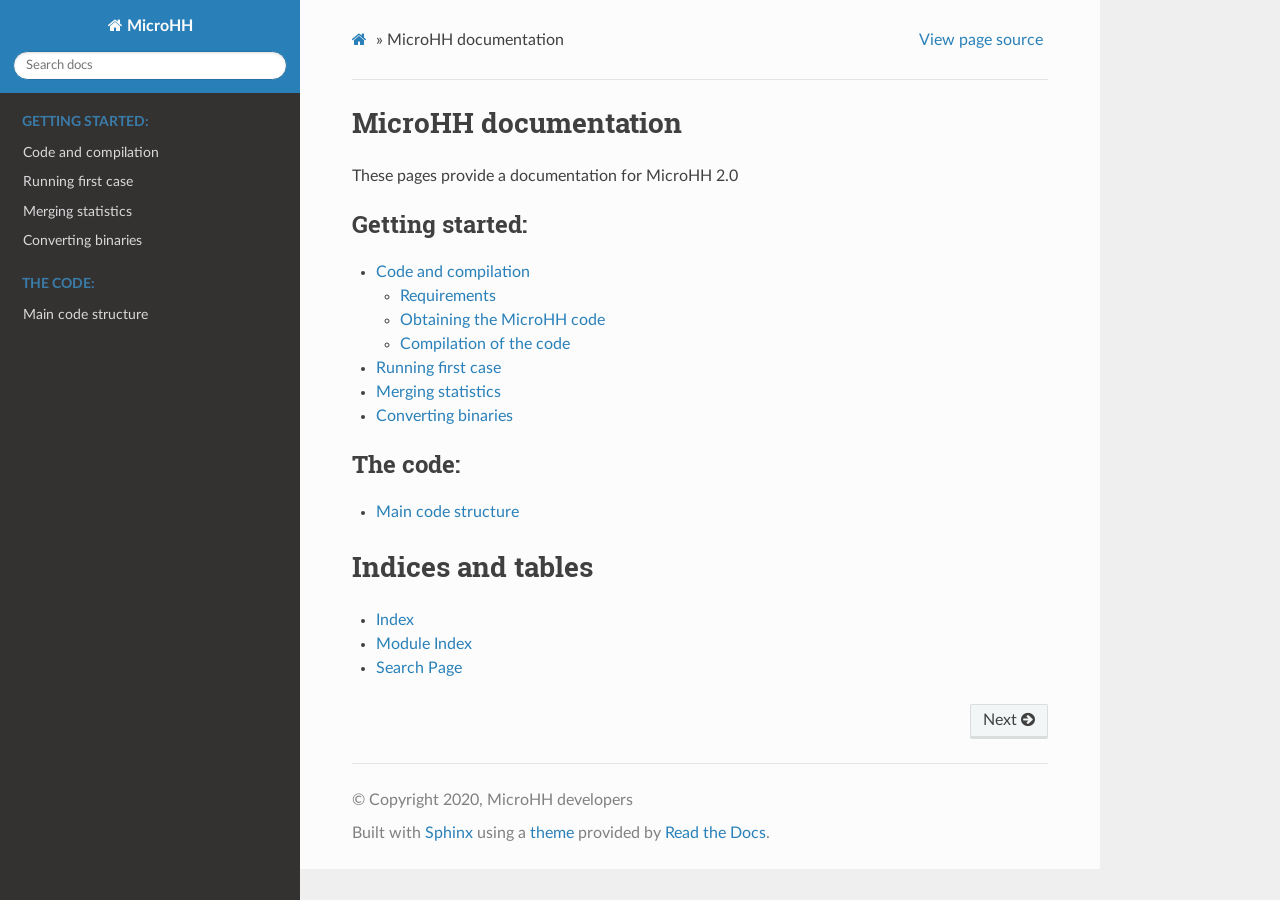
<file: docs/index.html>
<!DOCTYPE html>
<html lang="en" >
<head>
  <meta charset="utf-8">
  
  <meta name="viewport" content="width=device-width, initial-scale=1.0">
  
  <title>MicroHH documentation &mdash; MicroHH 2.0 documentation</title>
  

  
  <link rel="stylesheet" href="_static/css/theme.css" type="text/css" />
  <link rel="stylesheet" href="_static/pygments.css" type="text/css" />

  
  
  
  

  
  <!--[if lt IE 9]>
    <script src="_static/js/html5shiv.min.js"></script>
  <![endif]-->
  
    
      <script type="text/javascript" id="documentation_options" data-url_root="./" src="_static/documentation_options.js"></script>
        <script src="_static/jquery.js"></script>
        <script src="_static/underscore.js"></script>
        <script src="_static/doctools.js"></script>
        <script src="_static/language_data.js"></script>
    
    <script type="text/javascript" src="_static/js/theme.js"></script>

    
    <link rel="index" title="Index" href="genindex.html" />
    <link rel="search" title="Search" href="search.html" />
    <link rel="next" title="Code and compilation" href="getting_started/code_and_compilation.html" /> 
</head>

<body class="wy-body-for-nav">

   
  <div class="wy-grid-for-nav">
    
    <nav data-toggle="wy-nav-shift" class="wy-nav-side">
      <div class="wy-side-scroll">
        <div class="wy-side-nav-search" >
          

          
            <a href="#" class="icon icon-home" alt="Documentation Home"> MicroHH
          

          
          </a>

          
            
            
          

          
<div role="search">
  <form id="rtd-search-form" class="wy-form" action="search.html" method="get">
    <input type="text" name="q" placeholder="Search docs" />
    <input type="hidden" name="check_keywords" value="yes" />
    <input type="hidden" name="area" value="default" />
  </form>
</div>

          
        </div>

        
        <div class="wy-menu wy-menu-vertical" data-spy="affix" role="navigation" aria-label="main navigation">
          
            
            
              
            
            
              <p class="caption"><span class="caption-text">Getting started:</span></p>
<ul>
<li class="toctree-l1"><a class="reference internal" href="getting_started/code_and_compilation.html">Code and compilation</a></li>
<li class="toctree-l1"><a class="reference internal" href="getting_started/running_first_case.html">Running first case</a></li>
<li class="toctree-l1"><a class="reference internal" href="getting_started/merging_statistics.html">Merging statistics</a></li>
<li class="toctree-l1"><a class="reference internal" href="getting_started/converting_binaries.html">Converting binaries</a></li>
</ul>
<p class="caption"><span class="caption-text">The code:</span></p>
<ul>
<li class="toctree-l1"><a class="reference internal" href="the_code/main_code_structure.html">Main code structure</a></li>
</ul>

            
          
        </div>
        
      </div>
    </nav>

    <section data-toggle="wy-nav-shift" class="wy-nav-content-wrap">

      
      <nav class="wy-nav-top" aria-label="top navigation">
        
          <i data-toggle="wy-nav-top" class="fa fa-bars"></i>
          <a href="#">MicroHH</a>
        
      </nav>


      <div class="wy-nav-content">
        
        <div class="rst-content">
        
          















<div role="navigation" aria-label="breadcrumbs navigation">

  <ul class="wy-breadcrumbs">
    
      <li><a href="#" class="icon icon-home"></a> &raquo;</li>
        
      <li>MicroHH documentation</li>
    
    
      <li class="wy-breadcrumbs-aside">
        
            
            <a href="_sources/index.rst.txt" rel="nofollow"> View page source</a>
          
        
      </li>
    
  </ul>

  
  <hr/>
</div>
          <div role="main" class="document" itemscope="itemscope" itemtype="http://schema.org/Article">
           <div itemprop="articleBody">
            
  <div class="section" id="microhh-documentation">
<span id="topics-index"></span><h1>MicroHH documentation<a class="headerlink" href="#microhh-documentation" title="Permalink to this headline">¶</a></h1>
<p>These pages provide a documentation for MicroHH 2.0</p>
<div class="toctree-wrapper compound">
<p class="caption"><span class="caption-text">Getting started:</span></p>
<ul>
<li class="toctree-l1"><a class="reference internal" href="getting_started/code_and_compilation.html">Code and compilation</a><ul>
<li class="toctree-l2"><a class="reference internal" href="getting_started/code_and_compilation.html#requirements">Requirements</a></li>
<li class="toctree-l2"><a class="reference internal" href="getting_started/code_and_compilation.html#obtaining-the-microhh-code">Obtaining the MicroHH code</a></li>
<li class="toctree-l2"><a class="reference internal" href="getting_started/code_and_compilation.html#compilation-of-the-code">Compilation of the code</a></li>
</ul>
</li>
<li class="toctree-l1"><a class="reference internal" href="getting_started/running_first_case.html">Running first case</a><ul class="simple">
</ul>
</li>
<li class="toctree-l1"><a class="reference internal" href="getting_started/merging_statistics.html">Merging statistics</a><ul class="simple">
</ul>
</li>
<li class="toctree-l1"><a class="reference internal" href="getting_started/converting_binaries.html">Converting binaries</a><ul class="simple">
</ul>
</li>
</ul>
</div>
<div class="toctree-wrapper compound">
<p class="caption"><span class="caption-text">The code:</span></p>
<ul>
<li class="toctree-l1"><a class="reference internal" href="the_code/main_code_structure.html">Main code structure</a><ul class="simple">
</ul>
</li>
</ul>
</div>
</div>
<div class="section" id="indices-and-tables">
<h1>Indices and tables<a class="headerlink" href="#indices-and-tables" title="Permalink to this headline">¶</a></h1>
<ul class="simple">
<li><p><a class="reference internal" href="genindex.html"><span class="std std-ref">Index</span></a></p></li>
<li><p><a class="reference internal" href="py-modindex.html"><span class="std std-ref">Module Index</span></a></p></li>
<li><p><a class="reference internal" href="search.html"><span class="std std-ref">Search Page</span></a></p></li>
</ul>
</div>


           </div>
           
          </div>
          <footer>
  
    <div class="rst-footer-buttons" role="navigation" aria-label="footer navigation">
      
        <a href="getting_started/code_and_compilation.html" class="btn btn-neutral float-right" title="Code and compilation" accesskey="n" rel="next">Next <span class="fa fa-arrow-circle-right"></span></a>
      
      
    </div>
  

  <hr/>

  <div role="contentinfo">
    <p>
        
        &copy; Copyright 2020, MicroHH developers

    </p>
  </div>
    
    
      Built with <a href="http://sphinx-doc.org/">Sphinx</a> using a <a href="https://github.com/rtfd/sphinx_rtd_theme">theme</a> provided by <a href="https://readthedocs.org">Read the Docs</a>. 

</footer>

        </div>
      </div>

    </section>

  </div>
  

  <script type="text/javascript">
      jQuery(function () {
          SphinxRtdTheme.Navigation.enable(true);
      });
  </script>

  
  
    
   

</body>
</html>
</file>
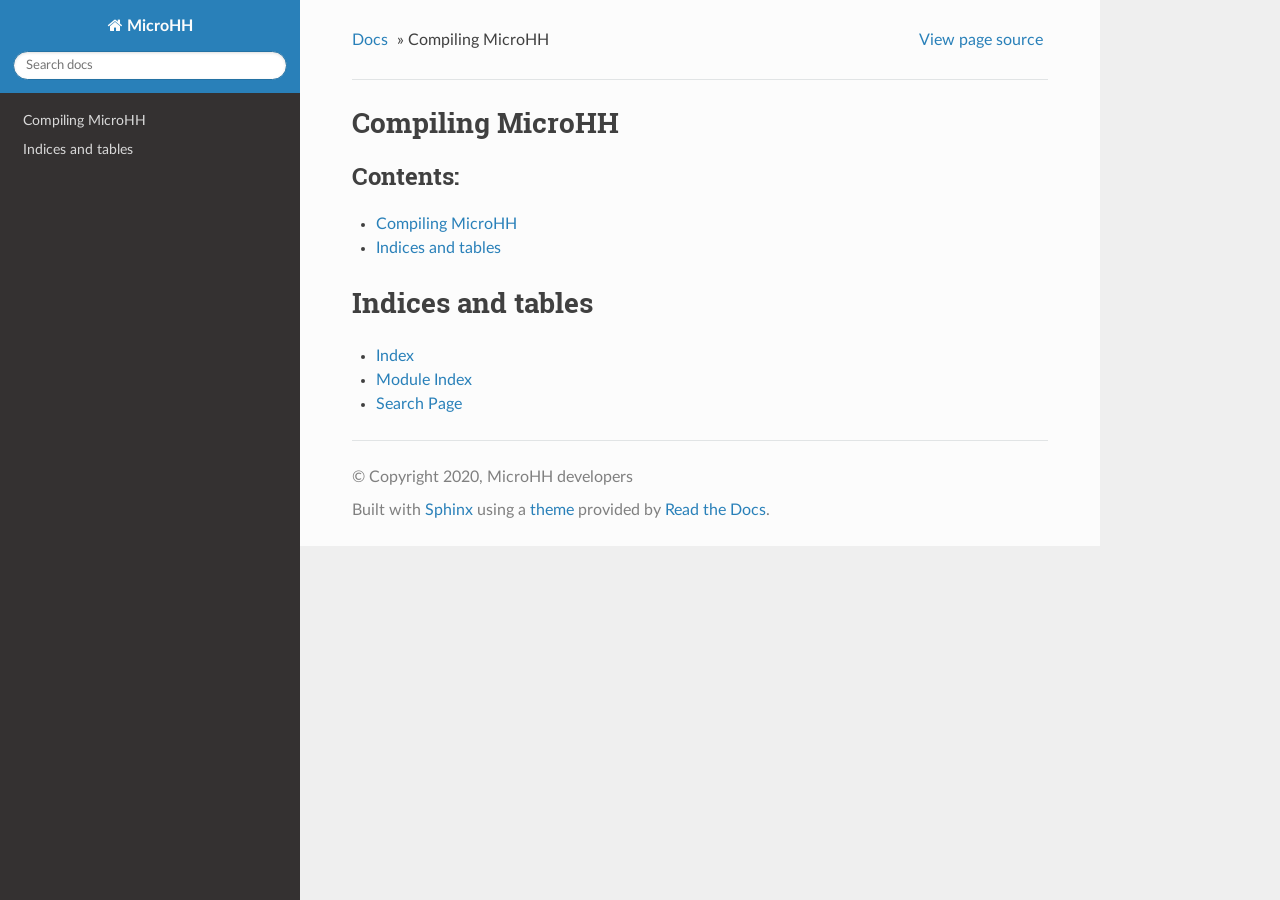
<file: docs/compiling.html>
<!DOCTYPE html>
<!--[if IE 8]><html class="no-js lt-ie9" lang="en" > <![endif]-->
<!--[if gt IE 8]><!--> <html class="no-js" lang="en" > <!--<![endif]-->
<head>
  <meta charset="utf-8">
  
  <meta name="viewport" content="width=device-width, initial-scale=1.0">
  
  <title>Compiling MicroHH &mdash; MicroHH 2.0 documentation</title>
  

  
  
  
  

  
  <script type="text/javascript" src="_static/js/modernizr.min.js"></script>
  
    
      <script type="text/javascript" id="documentation_options" data-url_root="./" src="_static/documentation_options.js"></script>
        <script src="_static/jquery.js"></script>
        <script src="_static/underscore.js"></script>
        <script src="_static/doctools.js"></script>
        <script src="_static/language_data.js"></script>
    
    <script type="text/javascript" src="_static/js/theme.js"></script>

    

  
  <link rel="stylesheet" href="_static/css/theme.css" type="text/css" />
  <link rel="stylesheet" href="_static/pygments.css" type="text/css" />
    <link rel="index" title="Index" href="genindex.html" />
    <link rel="search" title="Search" href="search.html" /> 
</head>

<body class="wy-body-for-nav">

   
  <div class="wy-grid-for-nav">
    
    <nav data-toggle="wy-nav-shift" class="wy-nav-side">
      <div class="wy-side-scroll">
        <div class="wy-side-nav-search" >
          

          
            <a href="index.html" class="icon icon-home"> MicroHH
          

          
          </a>

          
            
            
          

          
<div role="search">
  <form id="rtd-search-form" class="wy-form" action="search.html" method="get">
    <input type="text" name="q" placeholder="Search docs" />
    <input type="hidden" name="check_keywords" value="yes" />
    <input type="hidden" name="area" value="default" />
  </form>
</div>

          
        </div>

        <div class="wy-menu wy-menu-vertical" data-spy="affix" role="navigation" aria-label="main navigation">
          
            
            
              
            
            
              <!-- Local TOC -->
              <div class="local-toc"><ul>
<li><a class="reference internal" href="#">Compiling MicroHH</a></li>
<li><a class="reference internal" href="#indices-and-tables">Indices and tables</a></li>
</ul>
</div>
            
          
        </div>
      </div>
    </nav>

    <section data-toggle="wy-nav-shift" class="wy-nav-content-wrap">

      
      <nav class="wy-nav-top" aria-label="top navigation">
        
          <i data-toggle="wy-nav-top" class="fa fa-bars"></i>
          <a href="index.html">MicroHH</a>
        
      </nav>


      <div class="wy-nav-content">
        
        <div class="rst-content">
        
          















<div role="navigation" aria-label="breadcrumbs navigation">

  <ul class="wy-breadcrumbs">
    
      <li><a href="index.html">Docs</a> &raquo;</li>
        
      <li>Compiling MicroHH</li>
    
    
      <li class="wy-breadcrumbs-aside">
        
            
            <a href="_sources/compiling.rst.txt" rel="nofollow"> View page source</a>
          
        
      </li>
    
  </ul>

  
  <hr/>
</div>
          <div role="main" class="document" itemscope="itemscope" itemtype="http://schema.org/Article">
           <div itemprop="articleBody">
            
  <div class="section" id="compiling-microhh">
<h1>Compiling MicroHH<a class="headerlink" href="#compiling-microhh" title="Permalink to this headline">¶</a></h1>
<div class="toctree-wrapper compound">
<p class="caption"><span class="caption-text">Contents:</span></p>
<ul>
<li class="toctree-l1"><a class="reference internal" href="getting_started/compiling.html">Compiling MicroHH</a><ul class="simple">
</ul>
</li>
<li class="toctree-l1"><a class="reference internal" href="getting_started/compiling.html#indices-and-tables">Indices and tables</a></li>
</ul>
</div>
</div>
<div class="section" id="indices-and-tables">
<h1>Indices and tables<a class="headerlink" href="#indices-and-tables" title="Permalink to this headline">¶</a></h1>
<ul class="simple">
<li><p><a class="reference internal" href="genindex.html"><span class="std std-ref">Index</span></a></p></li>
<li><p><a class="reference internal" href="py-modindex.html"><span class="std std-ref">Module Index</span></a></p></li>
<li><p><a class="reference internal" href="search.html"><span class="std std-ref">Search Page</span></a></p></li>
</ul>
</div>


           </div>
           
          </div>
          <footer>
  

  <hr/>

  <div role="contentinfo">
    <p>
        &copy; Copyright 2020, MicroHH developers

    </p>
  </div>
  Built with <a href="http://sphinx-doc.org/">Sphinx</a> using a <a href="https://github.com/rtfd/sphinx_rtd_theme">theme</a> provided by <a href="https://readthedocs.org">Read the Docs</a>. 

</footer>

        </div>
      </div>

    </section>

  </div>
  


  <script type="text/javascript">
      jQuery(function () {
          SphinxRtdTheme.Navigation.enable(true);
      });
  </script>

  
  
    
   

</body>
</html>
</file>
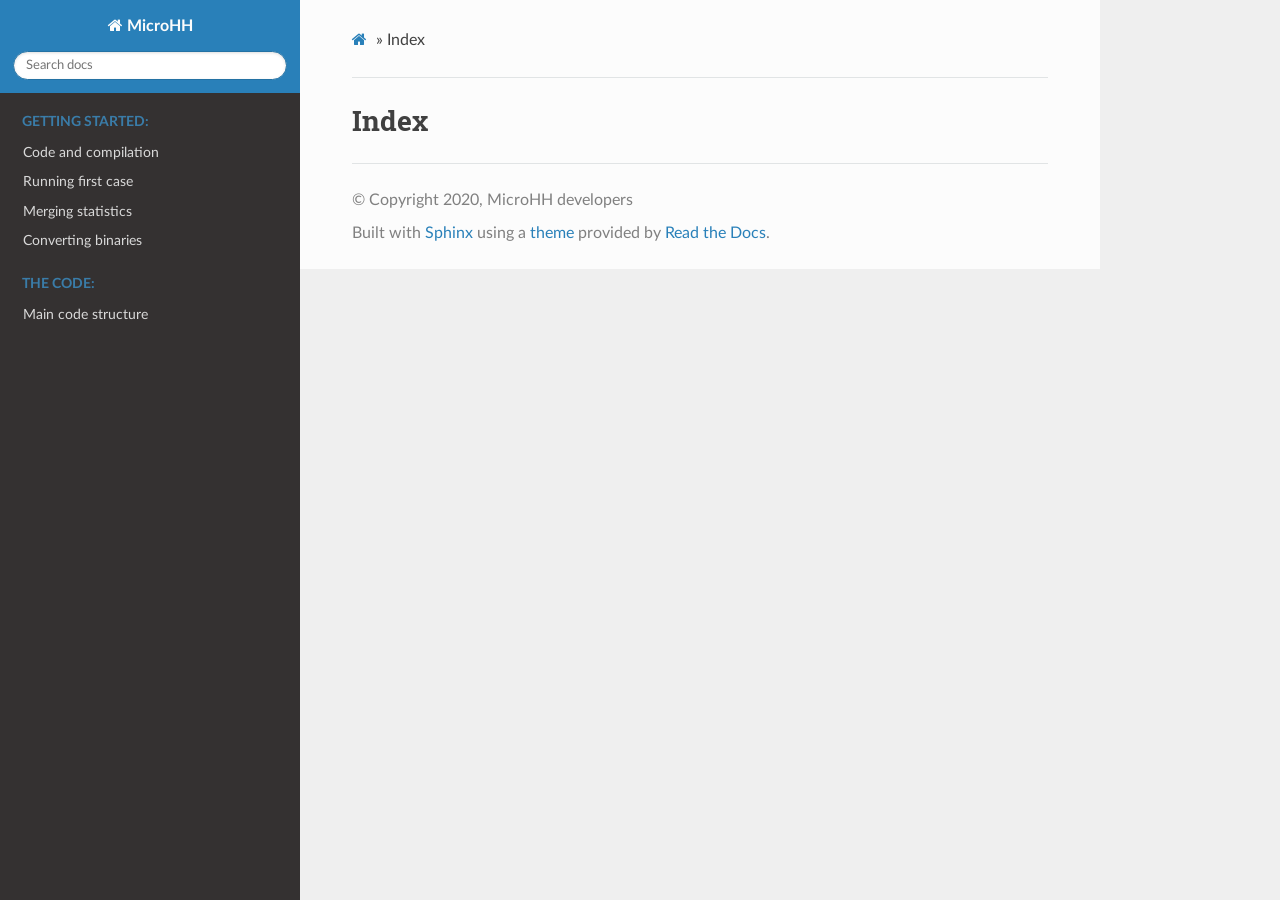
<file: docs/genindex.html>
<!DOCTYPE html>
<html lang="en" >
<head>
  <meta charset="utf-8">
  
  <meta name="viewport" content="width=device-width, initial-scale=1.0">
  
  <title>Index &mdash; MicroHH 2.0 documentation</title>
  

  
  <link rel="stylesheet" href="_static/css/theme.css" type="text/css" />
  <link rel="stylesheet" href="_static/pygments.css" type="text/css" />

  
  
  
  

  
  <!--[if lt IE 9]>
    <script src="_static/js/html5shiv.min.js"></script>
  <![endif]-->
  
    
      <script type="text/javascript" id="documentation_options" data-url_root="./" src="_static/documentation_options.js"></script>
        <script src="_static/jquery.js"></script>
        <script src="_static/underscore.js"></script>
        <script src="_static/doctools.js"></script>
        <script src="_static/language_data.js"></script>
    
    <script type="text/javascript" src="_static/js/theme.js"></script>

    
    <link rel="index" title="Index" href="#" />
    <link rel="search" title="Search" href="search.html" /> 
</head>

<body class="wy-body-for-nav">

   
  <div class="wy-grid-for-nav">
    
    <nav data-toggle="wy-nav-shift" class="wy-nav-side">
      <div class="wy-side-scroll">
        <div class="wy-side-nav-search" >
          

          
            <a href="index.html" class="icon icon-home" alt="Documentation Home"> MicroHH
          

          
          </a>

          
            
            
          

          
<div role="search">
  <form id="rtd-search-form" class="wy-form" action="search.html" method="get">
    <input type="text" name="q" placeholder="Search docs" />
    <input type="hidden" name="check_keywords" value="yes" />
    <input type="hidden" name="area" value="default" />
  </form>
</div>

          
        </div>

        
        <div class="wy-menu wy-menu-vertical" data-spy="affix" role="navigation" aria-label="main navigation">
          
            
            
              
            
            
              <p class="caption"><span class="caption-text">Getting started:</span></p>
<ul>
<li class="toctree-l1"><a class="reference internal" href="getting_started/code_and_compilation.html">Code and compilation</a></li>
<li class="toctree-l1"><a class="reference internal" href="getting_started/running_first_case.html">Running first case</a></li>
<li class="toctree-l1"><a class="reference internal" href="getting_started/merging_statistics.html">Merging statistics</a></li>
<li class="toctree-l1"><a class="reference internal" href="getting_started/converting_binaries.html">Converting binaries</a></li>
</ul>
<p class="caption"><span class="caption-text">The code:</span></p>
<ul>
<li class="toctree-l1"><a class="reference internal" href="the_code/main_code_structure.html">Main code structure</a></li>
</ul>

            
          
        </div>
        
      </div>
    </nav>

    <section data-toggle="wy-nav-shift" class="wy-nav-content-wrap">

      
      <nav class="wy-nav-top" aria-label="top navigation">
        
          <i data-toggle="wy-nav-top" class="fa fa-bars"></i>
          <a href="index.html">MicroHH</a>
        
      </nav>


      <div class="wy-nav-content">
        
        <div class="rst-content">
        
          















<div role="navigation" aria-label="breadcrumbs navigation">

  <ul class="wy-breadcrumbs">
    
      <li><a href="index.html" class="icon icon-home"></a> &raquo;</li>
        
      <li>Index</li>
    
    
      <li class="wy-breadcrumbs-aside">
        
            
        
      </li>
    
  </ul>

  
  <hr/>
</div>
          <div role="main" class="document" itemscope="itemscope" itemtype="http://schema.org/Article">
           <div itemprop="articleBody">
            

<h1 id="index">Index</h1>

<div class="genindex-jumpbox">
 
</div>


           </div>
           
          </div>
          <footer>
  

  <hr/>

  <div role="contentinfo">
    <p>
        
        &copy; Copyright 2020, MicroHH developers

    </p>
  </div>
    
    
      Built with <a href="http://sphinx-doc.org/">Sphinx</a> using a <a href="https://github.com/rtfd/sphinx_rtd_theme">theme</a> provided by <a href="https://readthedocs.org">Read the Docs</a>. 

</footer>

        </div>
      </div>

    </section>

  </div>
  

  <script type="text/javascript">
      jQuery(function () {
          SphinxRtdTheme.Navigation.enable(true);
      });
  </script>

  
  
    
   

</body>
</html>
</file>
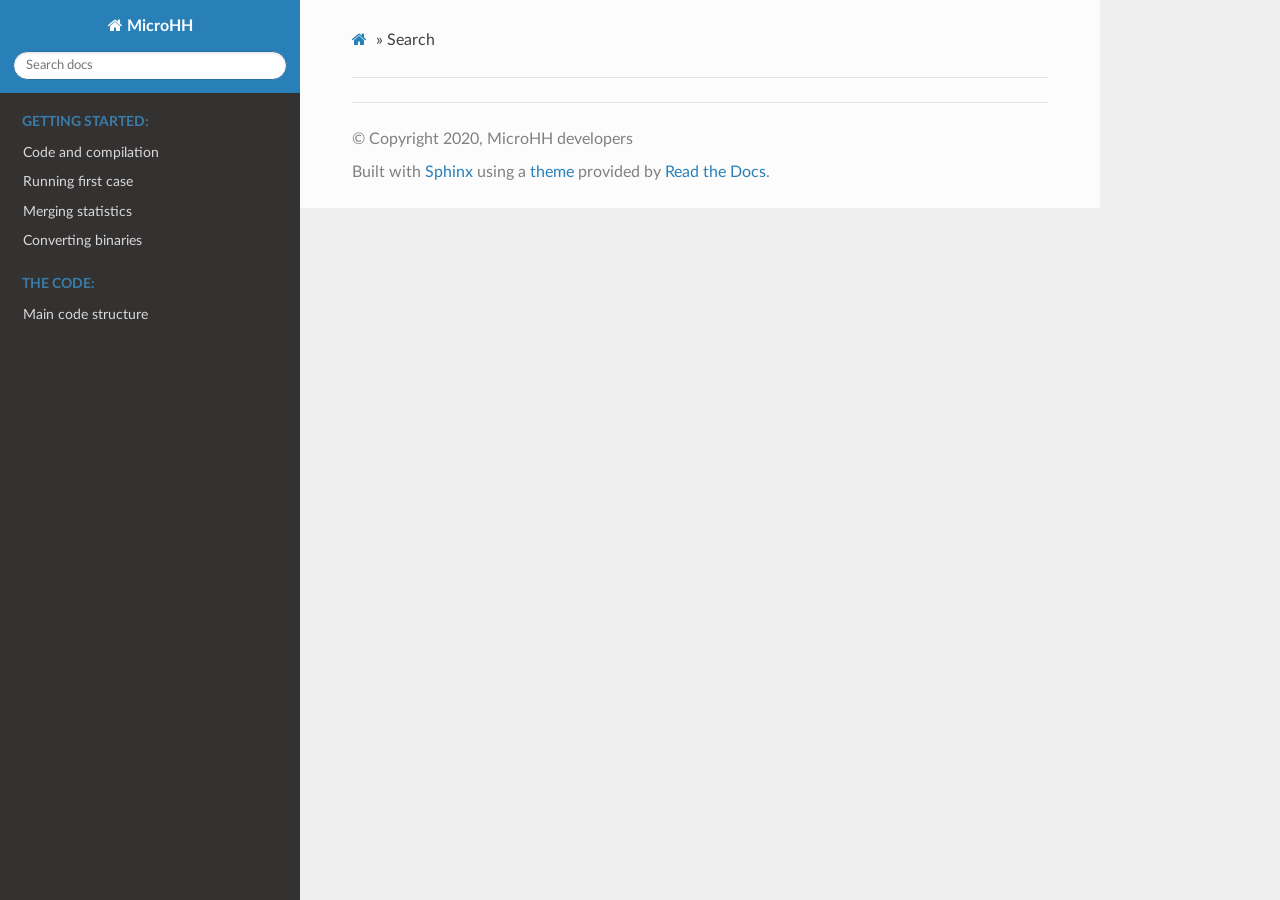
<file: docs/search.html>
<!DOCTYPE html>
<html lang="en" >
<head>
  <meta charset="utf-8">
  
  <meta name="viewport" content="width=device-width, initial-scale=1.0">
  
  <title>Search &mdash; MicroHH 2.0 documentation</title>
  

  
  <link rel="stylesheet" href="_static/css/theme.css" type="text/css" />
  <link rel="stylesheet" href="_static/pygments.css" type="text/css" />

  
  
  
  

  
    
  <!--[if lt IE 9]>
    <script src="_static/js/html5shiv.min.js"></script>
  <![endif]-->
  
    
      <script type="text/javascript" id="documentation_options" data-url_root="./" src="_static/documentation_options.js"></script>
        <script src="_static/jquery.js"></script>
        <script src="_static/underscore.js"></script>
        <script src="_static/doctools.js"></script>
        <script src="_static/language_data.js"></script>
    
    <script type="text/javascript" src="_static/js/theme.js"></script>

    
    <script type="text/javascript" src="_static/searchtools.js"></script>
    <link rel="index" title="Index" href="genindex.html" />
    <link rel="search" title="Search" href="#" /> 
</head>

<body class="wy-body-for-nav">

   
  <div class="wy-grid-for-nav">
    
    <nav data-toggle="wy-nav-shift" class="wy-nav-side">
      <div class="wy-side-scroll">
        <div class="wy-side-nav-search" >
          

          
            <a href="index.html" class="icon icon-home" alt="Documentation Home"> MicroHH
          

          
          </a>

          
            
            
          

          
<div role="search">
  <form id="rtd-search-form" class="wy-form" action="#" method="get">
    <input type="text" name="q" placeholder="Search docs" />
    <input type="hidden" name="check_keywords" value="yes" />
    <input type="hidden" name="area" value="default" />
  </form>
</div>

          
        </div>

        
        <div class="wy-menu wy-menu-vertical" data-spy="affix" role="navigation" aria-label="main navigation">
          
            
            
              
            
            
              <p class="caption"><span class="caption-text">Getting started:</span></p>
<ul>
<li class="toctree-l1"><a class="reference internal" href="getting_started/code_and_compilation.html">Code and compilation</a></li>
<li class="toctree-l1"><a class="reference internal" href="getting_started/running_first_case.html">Running first case</a></li>
<li class="toctree-l1"><a class="reference internal" href="getting_started/merging_statistics.html">Merging statistics</a></li>
<li class="toctree-l1"><a class="reference internal" href="getting_started/converting_binaries.html">Converting binaries</a></li>
</ul>
<p class="caption"><span class="caption-text">The code:</span></p>
<ul>
<li class="toctree-l1"><a class="reference internal" href="the_code/main_code_structure.html">Main code structure</a></li>
</ul>

            
          
        </div>
        
      </div>
    </nav>

    <section data-toggle="wy-nav-shift" class="wy-nav-content-wrap">

      
      <nav class="wy-nav-top" aria-label="top navigation">
        
          <i data-toggle="wy-nav-top" class="fa fa-bars"></i>
          <a href="index.html">MicroHH</a>
        
      </nav>


      <div class="wy-nav-content">
        
        <div class="rst-content">
        
          















<div role="navigation" aria-label="breadcrumbs navigation">

  <ul class="wy-breadcrumbs">
    
      <li><a href="index.html" class="icon icon-home"></a> &raquo;</li>
        
      <li>Search</li>
    
    
      <li class="wy-breadcrumbs-aside">
        
            
        
      </li>
    
  </ul>

  
  <hr/>
</div>
          <div role="main" class="document" itemscope="itemscope" itemtype="http://schema.org/Article">
           <div itemprop="articleBody">
            
  <noscript>
  <div id="fallback" class="admonition warning">
    <p class="last">
      Please activate JavaScript to enable the search functionality.
    </p>
  </div>
  </noscript>

  
  <div id="search-results">
  
  </div>

           </div>
           
          </div>
          <footer>
  

  <hr/>

  <div role="contentinfo">
    <p>
        
        &copy; Copyright 2020, MicroHH developers

    </p>
  </div>
    
    
      Built with <a href="http://sphinx-doc.org/">Sphinx</a> using a <a href="https://github.com/rtfd/sphinx_rtd_theme">theme</a> provided by <a href="https://readthedocs.org">Read the Docs</a>. 

</footer>

        </div>
      </div>

    </section>

  </div>
  

  <script type="text/javascript">
      jQuery(function () {
          SphinxRtdTheme.Navigation.enable(true);
      });
  </script>

  
  
    
  
  <script type="text/javascript">
    jQuery(function() { Search.loadIndex("searchindex.js"); });
  </script>
  
  <script type="text/javascript" id="searchindexloader"></script>
   


</body>
</html>
</file>
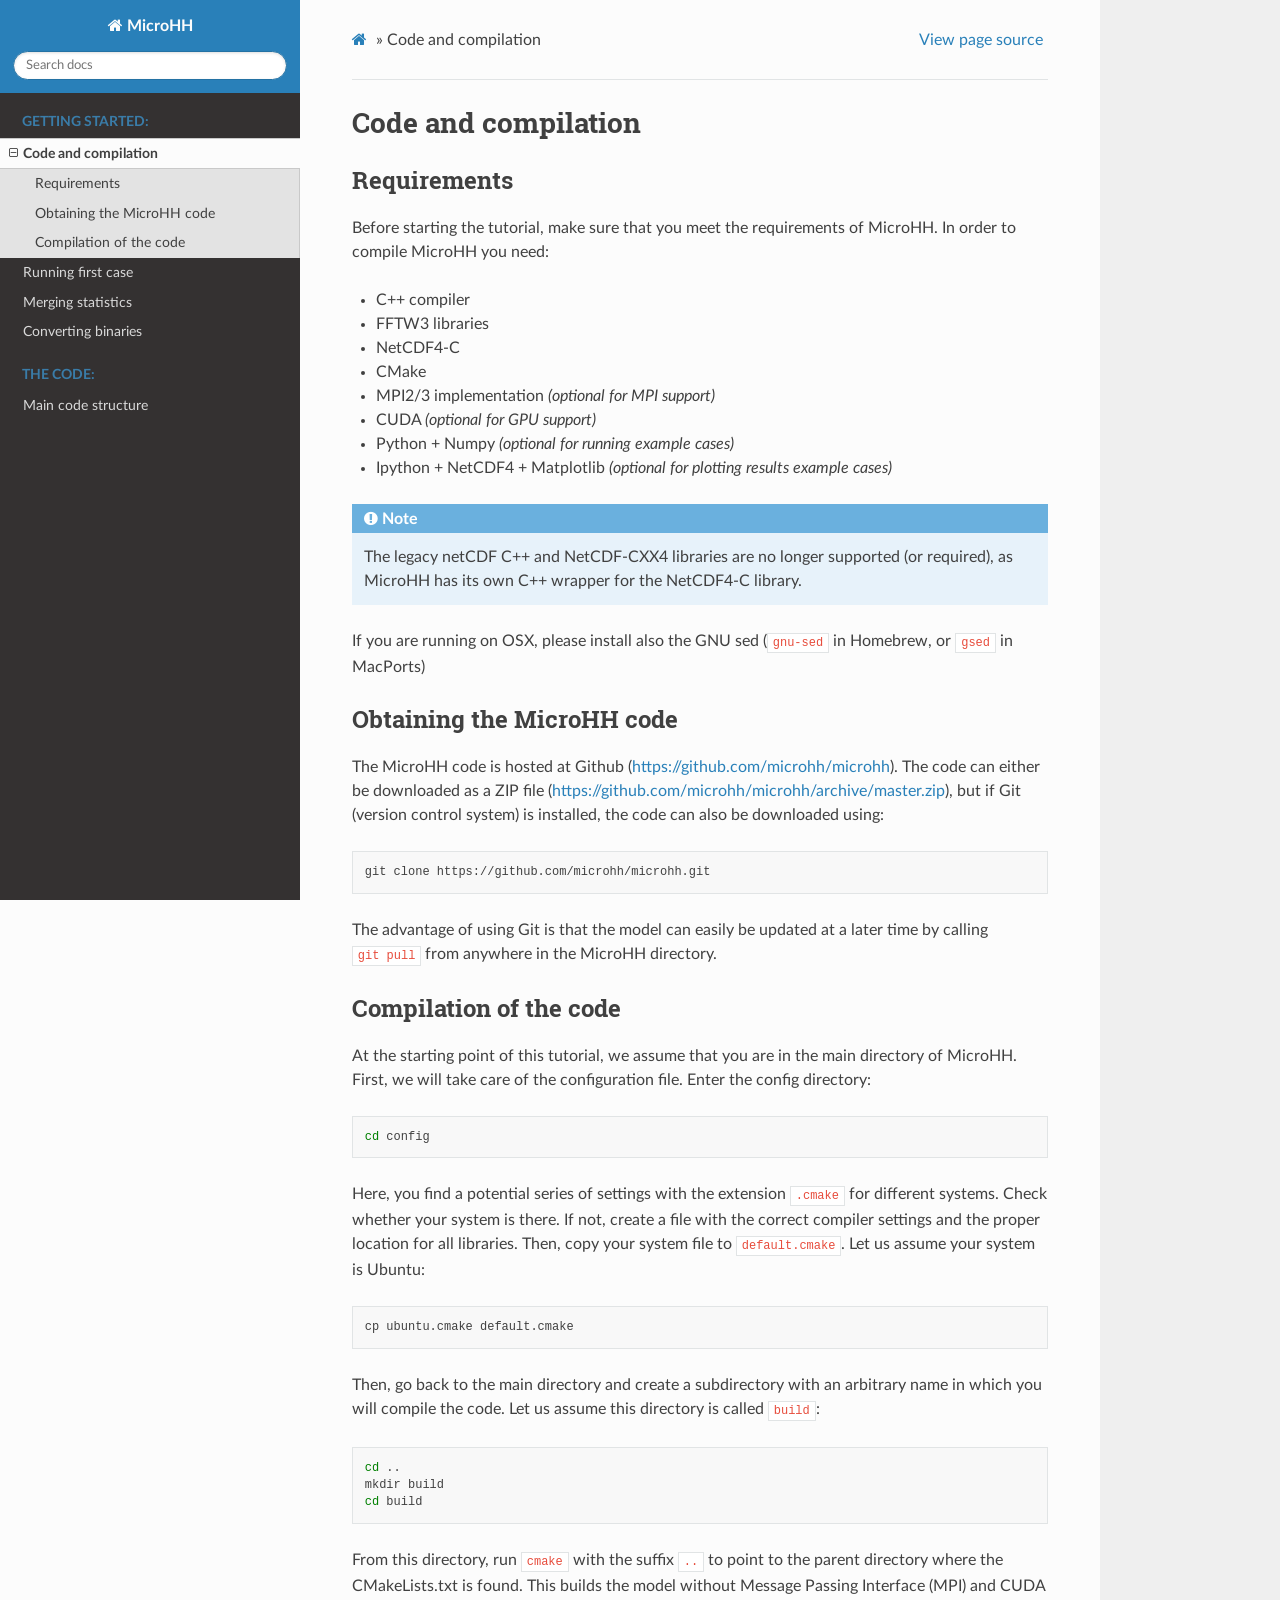
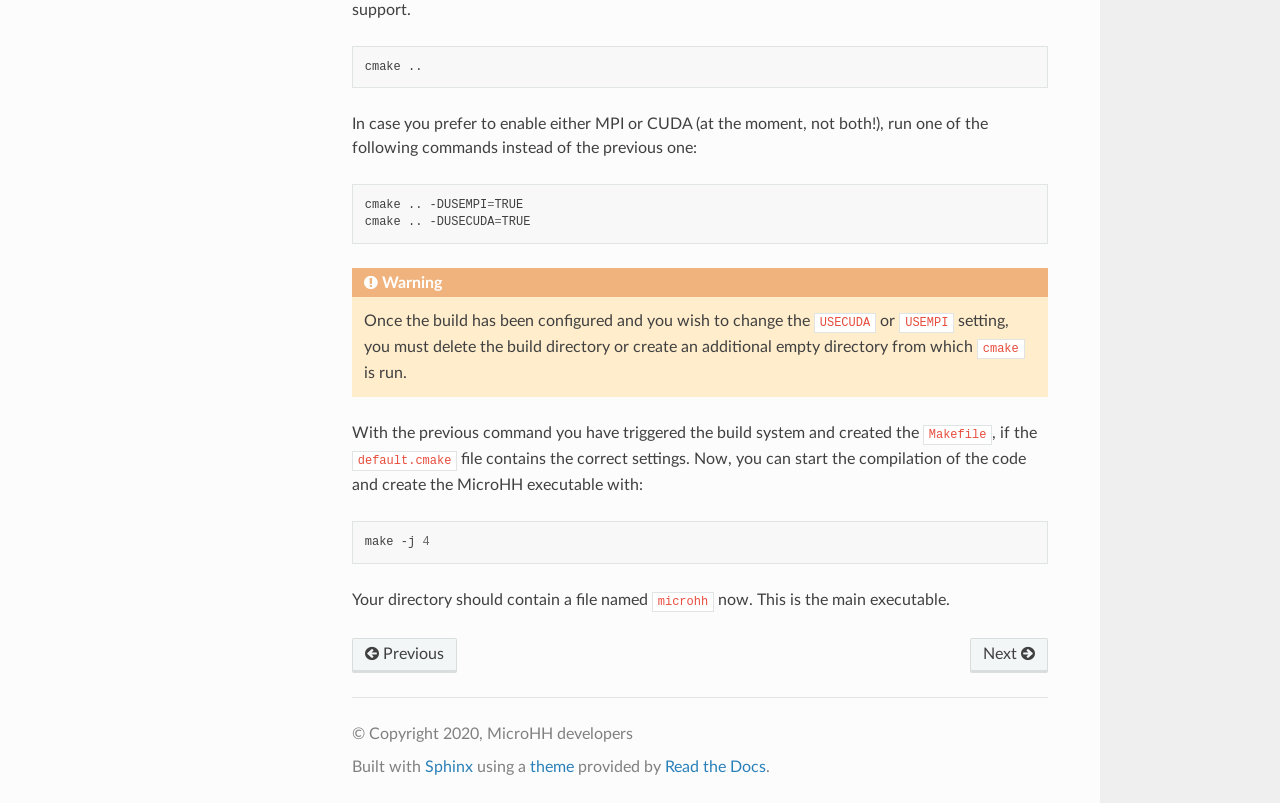
<file: docs/getting_started/code_and_compilation.html>
<!DOCTYPE html>
<html lang="en" >
<head>
  <meta charset="utf-8">
  
  <meta name="viewport" content="width=device-width, initial-scale=1.0">
  
  <title>Code and compilation &mdash; MicroHH 2.0 documentation</title>
  

  
  <link rel="stylesheet" href="../_static/css/theme.css" type="text/css" />
  <link rel="stylesheet" href="../_static/pygments.css" type="text/css" />

  
  
  
  

  
  <!--[if lt IE 9]>
    <script src="../_static/js/html5shiv.min.js"></script>
  <![endif]-->
  
    
      <script type="text/javascript" id="documentation_options" data-url_root="../" src="../_static/documentation_options.js"></script>
        <script src="../_static/jquery.js"></script>
        <script src="../_static/underscore.js"></script>
        <script src="../_static/doctools.js"></script>
        <script src="../_static/language_data.js"></script>
    
    <script type="text/javascript" src="../_static/js/theme.js"></script>

    
    <link rel="index" title="Index" href="../genindex.html" />
    <link rel="search" title="Search" href="../search.html" />
    <link rel="next" title="Running first case" href="running_first_case.html" />
    <link rel="prev" title="MicroHH documentation" href="../index.html" /> 
</head>

<body class="wy-body-for-nav">

   
  <div class="wy-grid-for-nav">
    
    <nav data-toggle="wy-nav-shift" class="wy-nav-side">
      <div class="wy-side-scroll">
        <div class="wy-side-nav-search" >
          

          
            <a href="../index.html" class="icon icon-home" alt="Documentation Home"> MicroHH
          

          
          </a>

          
            
            
          

          
<div role="search">
  <form id="rtd-search-form" class="wy-form" action="../search.html" method="get">
    <input type="text" name="q" placeholder="Search docs" />
    <input type="hidden" name="check_keywords" value="yes" />
    <input type="hidden" name="area" value="default" />
  </form>
</div>

          
        </div>

        
        <div class="wy-menu wy-menu-vertical" data-spy="affix" role="navigation" aria-label="main navigation">
          
            
            
              
            
            
              <p class="caption"><span class="caption-text">Getting started:</span></p>
<ul class="current">
<li class="toctree-l1 current"><a class="current reference internal" href="#">Code and compilation</a><ul>
<li class="toctree-l2"><a class="reference internal" href="#requirements">Requirements</a></li>
<li class="toctree-l2"><a class="reference internal" href="#obtaining-the-microhh-code">Obtaining the MicroHH code</a></li>
<li class="toctree-l2"><a class="reference internal" href="#compilation-of-the-code">Compilation of the code</a></li>
</ul>
</li>
<li class="toctree-l1"><a class="reference internal" href="running_first_case.html">Running first case</a></li>
<li class="toctree-l1"><a class="reference internal" href="merging_statistics.html">Merging statistics</a></li>
<li class="toctree-l1"><a class="reference internal" href="converting_binaries.html">Converting binaries</a></li>
</ul>
<p class="caption"><span class="caption-text">The code:</span></p>
<ul>
<li class="toctree-l1"><a class="reference internal" href="../the_code/main_code_structure.html">Main code structure</a></li>
</ul>

            
          
        </div>
        
      </div>
    </nav>

    <section data-toggle="wy-nav-shift" class="wy-nav-content-wrap">

      
      <nav class="wy-nav-top" aria-label="top navigation">
        
          <i data-toggle="wy-nav-top" class="fa fa-bars"></i>
          <a href="../index.html">MicroHH</a>
        
      </nav>


      <div class="wy-nav-content">
        
        <div class="rst-content">
        
          















<div role="navigation" aria-label="breadcrumbs navigation">

  <ul class="wy-breadcrumbs">
    
      <li><a href="../index.html" class="icon icon-home"></a> &raquo;</li>
        
      <li>Code and compilation</li>
    
    
      <li class="wy-breadcrumbs-aside">
        
            
            <a href="../_sources/getting_started/code_and_compilation.rst.txt" rel="nofollow"> View page source</a>
          
        
      </li>
    
  </ul>

  
  <hr/>
</div>
          <div role="main" class="document" itemscope="itemscope" itemtype="http://schema.org/Article">
           <div itemprop="articleBody">
            
  <div class="section" id="code-and-compilation">
<h1>Code and compilation<a class="headerlink" href="#code-and-compilation" title="Permalink to this headline">¶</a></h1>
<div class="toctree-wrapper compound">
</div>
<div class="section" id="requirements">
<h2>Requirements<a class="headerlink" href="#requirements" title="Permalink to this headline">¶</a></h2>
<p>Before starting the tutorial, make sure that you meet the requirements of MicroHH. In order to compile MicroHH you need:</p>
<ul class="simple">
<li><p>C++ compiler</p></li>
<li><p>FFTW3 libraries</p></li>
<li><p>NetCDF4-C</p></li>
<li><p>CMake</p></li>
<li><p>MPI2/3 implementation <cite>(optional for MPI support)</cite></p></li>
<li><p>CUDA <cite>(optional for GPU support)</cite></p></li>
<li><p>Python + Numpy <cite>(optional for running example cases)</cite></p></li>
<li><p>Ipython + NetCDF4 + Matplotlib <cite>(optional for plotting results example cases)</cite></p></li>
</ul>
<div class="admonition note">
<p class="admonition-title">Note</p>
<p>The legacy netCDF C++ and NetCDF-CXX4 libraries are no longer supported (or required), as MicroHH has its own C++ wrapper for the NetCDF4-C library.</p>
</div>
<p>If you are running on OSX, please install also the GNU sed (<code class="code docutils literal notranslate"><span class="pre">gnu-sed</span></code> in Homebrew, or <code class="code docutils literal notranslate"><span class="pre">gsed</span></code> in MacPorts)</p>
</div>
<div class="section" id="obtaining-the-microhh-code">
<h2>Obtaining the MicroHH code<a class="headerlink" href="#obtaining-the-microhh-code" title="Permalink to this headline">¶</a></h2>
<p>The MicroHH code is hosted at Github (<a class="reference external" href="https://github.com/microhh/microhh">https://github.com/microhh/microhh</a>). The code can either be downloaded as a ZIP file (<a class="reference external" href="https://github.com/microhh/microhh/archive/master.zip">https://github.com/microhh/microhh/archive/master.zip</a>), but if Git (version control system) is installed, the code can also be downloaded using:</p>
<div class="highlight-shell notranslate"><div class="highlight"><pre><span></span>git clone https://github.com/microhh/microhh.git
</pre></div>
</div>
<p>The advantage of using Git is that the model can easily be updated at a later time by calling <code class="code docutils literal notranslate"><span class="pre">git</span> <span class="pre">pull</span></code> from anywhere in the MicroHH directory.</p>
</div>
<div class="section" id="compilation-of-the-code">
<h2>Compilation of the code<a class="headerlink" href="#compilation-of-the-code" title="Permalink to this headline">¶</a></h2>
<p>At the starting point of this tutorial, we assume that you are in the main directory of MicroHH. First, we will take care of the configuration file. Enter the config directory:</p>
<div class="highlight-shell notranslate"><div class="highlight"><pre><span></span><span class="nb">cd</span> config
</pre></div>
</div>
<p>Here, you find a potential series of settings with the extension <code class="code docutils literal notranslate"><span class="pre">.cmake</span></code> for different systems. Check whether your system is there. If not, create a file with the correct compiler settings and the proper location for all libraries. Then, copy your system file to <code class="code docutils literal notranslate"><span class="pre">default.cmake</span></code>. Let us assume your system is Ubuntu:</p>
<div class="highlight-shell notranslate"><div class="highlight"><pre><span></span>cp ubuntu.cmake default.cmake
</pre></div>
</div>
<p>Then, go back to the main directory and create a subdirectory with an arbitrary name in which you will compile the code. Let us assume this directory is called <code class="code docutils literal notranslate"><span class="pre">build</span></code>:</p>
<div class="highlight-shell notranslate"><div class="highlight"><pre><span></span><span class="nb">cd</span> ..
mkdir build
<span class="nb">cd</span> build
</pre></div>
</div>
<p>From this directory, run <code class="code docutils literal notranslate"><span class="pre">cmake</span></code> with the suffix <code class="code docutils literal notranslate"><span class="pre">..</span></code> to point to the parent directory where the CMakeLists.txt is found. This builds the model without Message Passing Interface (MPI) and CUDA support.</p>
<div class="highlight-shell notranslate"><div class="highlight"><pre><span></span>cmake ..
</pre></div>
</div>
<p>In case you prefer to enable either MPI or CUDA (at the moment, not both!), run one of the following commands instead of the previous one:</p>
<div class="highlight-shell notranslate"><div class="highlight"><pre><span></span>cmake .. -DUSEMPI<span class="o">=</span>TRUE
cmake .. -DUSECUDA<span class="o">=</span>TRUE
</pre></div>
</div>
<div class="admonition warning">
<p class="admonition-title">Warning</p>
<p>Once the build has been configured and you wish to change the <code class="code docutils literal notranslate"><span class="pre">USECUDA</span></code> or <code class="code docutils literal notranslate"><span class="pre">USEMPI</span></code> setting, you must delete the build directory or create an additional empty directory from which <code class="code docutils literal notranslate"><span class="pre">cmake</span></code> is run.</p>
</div>
<p>With the previous command you have triggered the build system and created the <code class="code docutils literal notranslate"><span class="pre">Makefile</span></code>, if the <code class="code docutils literal notranslate"><span class="pre">default.cmake</span></code> file contains the correct settings. Now, you can start the compilation of the code and create the MicroHH executable with:</p>
<div class="highlight-shell notranslate"><div class="highlight"><pre><span></span>make -j <span class="m">4</span>
</pre></div>
</div>
<p>Your directory should contain a file named <code class="code docutils literal notranslate"><span class="pre">microhh</span></code> now. This is the main executable.</p>
</div>
</div>


           </div>
           
          </div>
          <footer>
  
    <div class="rst-footer-buttons" role="navigation" aria-label="footer navigation">
      
        <a href="running_first_case.html" class="btn btn-neutral float-right" title="Running first case" accesskey="n" rel="next">Next <span class="fa fa-arrow-circle-right"></span></a>
      
      
        <a href="../index.html" class="btn btn-neutral float-left" title="MicroHH documentation" accesskey="p" rel="prev"><span class="fa fa-arrow-circle-left"></span> Previous</a>
      
    </div>
  

  <hr/>

  <div role="contentinfo">
    <p>
        
        &copy; Copyright 2020, MicroHH developers

    </p>
  </div>
    
    
      Built with <a href="http://sphinx-doc.org/">Sphinx</a> using a <a href="https://github.com/rtfd/sphinx_rtd_theme">theme</a> provided by <a href="https://readthedocs.org">Read the Docs</a>. 

</footer>

        </div>
      </div>

    </section>

  </div>
  

  <script type="text/javascript">
      jQuery(function () {
          SphinxRtdTheme.Navigation.enable(true);
      });
  </script>

  
  
    
   

</body>
</html>
</file>
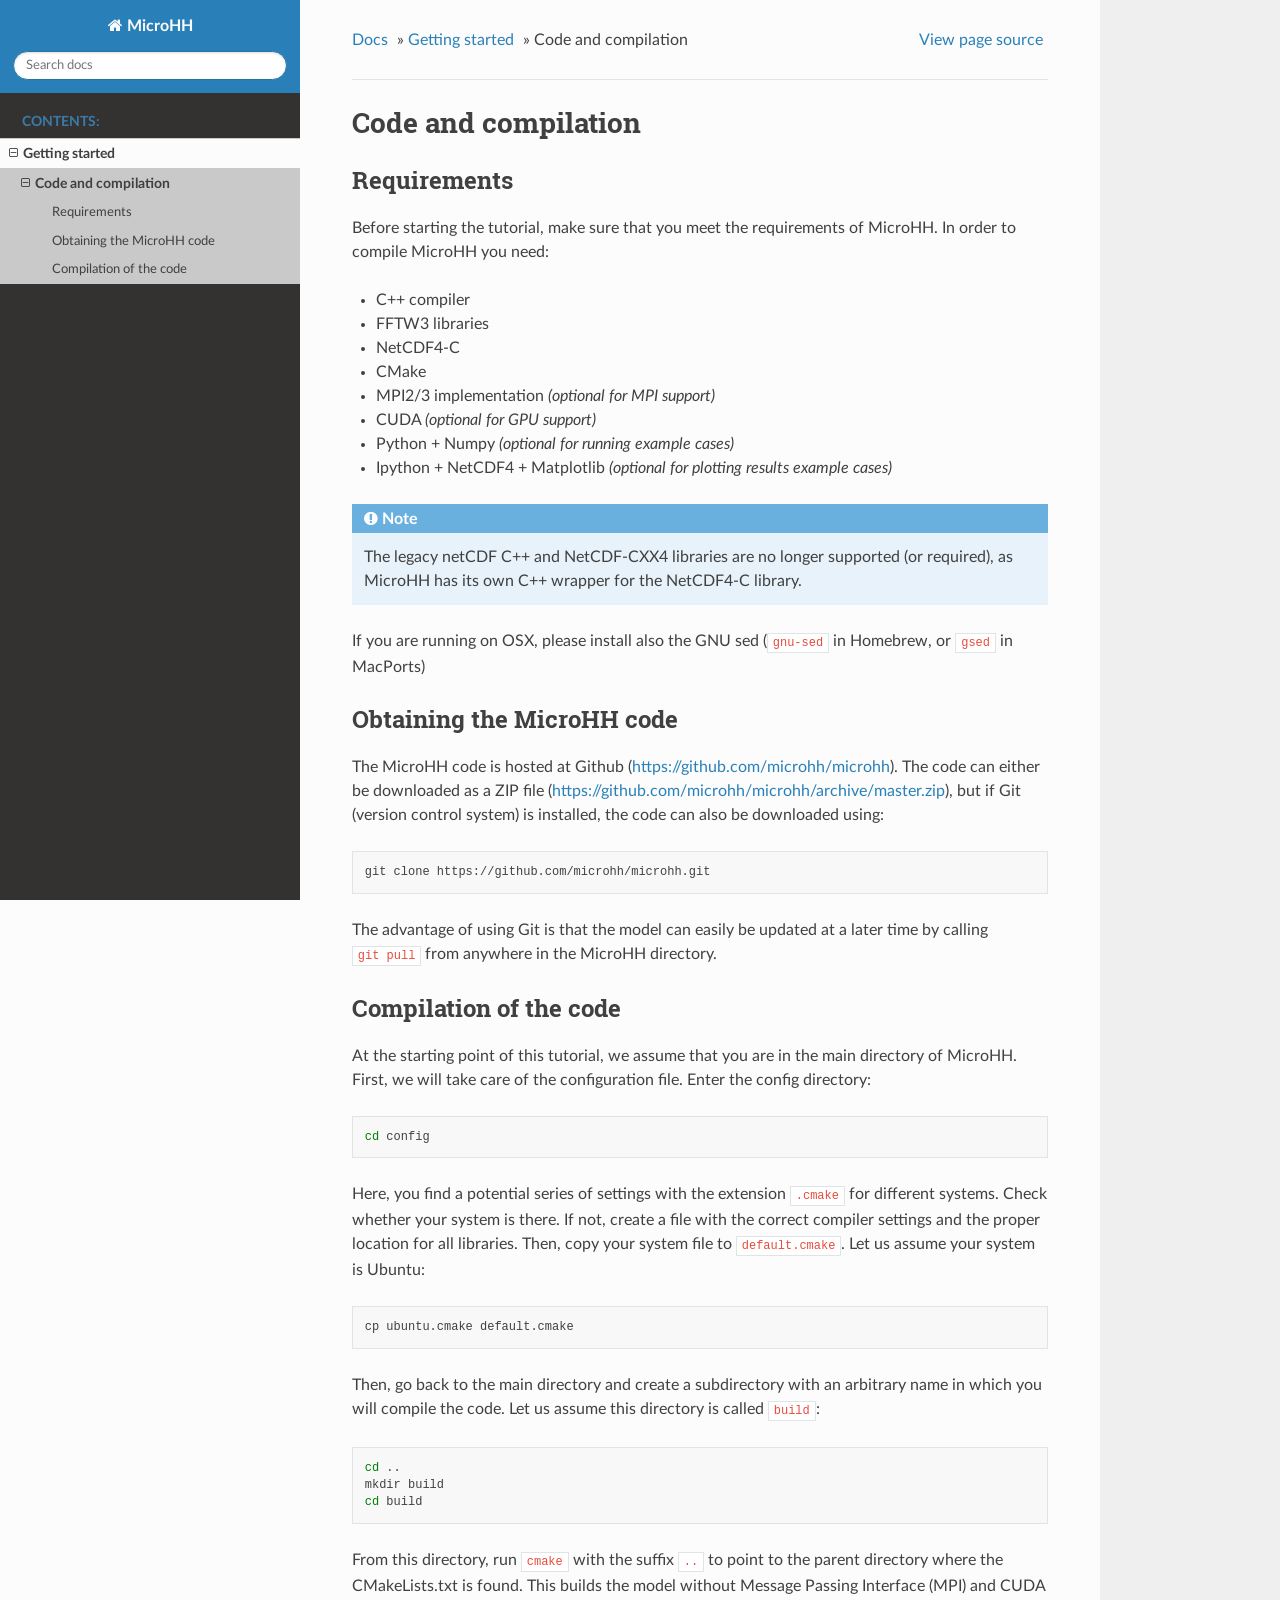
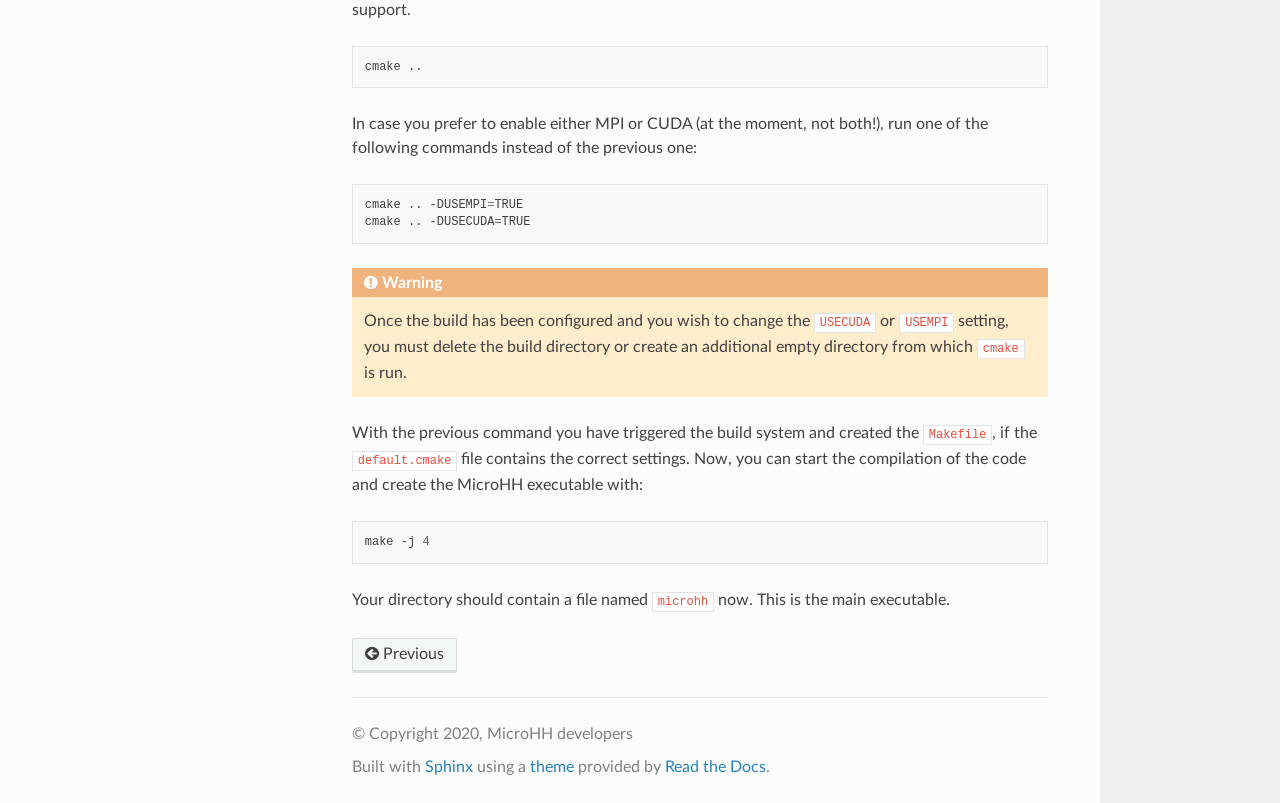
<file: docs/getting_started/compiling.html>
<!DOCTYPE html>
<!--[if IE 8]><html class="no-js lt-ie9" lang="en" > <![endif]-->
<!--[if gt IE 8]><!--> <html class="no-js" lang="en" > <!--<![endif]-->
<head>
  <meta charset="utf-8">
  
  <meta name="viewport" content="width=device-width, initial-scale=1.0">
  
  <title>Code and compilation &mdash; MicroHH 2.0 documentation</title>
  

  
  
  
  

  
  <script type="text/javascript" src="../_static/js/modernizr.min.js"></script>
  
    
      <script type="text/javascript" id="documentation_options" data-url_root="../" src="../_static/documentation_options.js"></script>
        <script src="../_static/jquery.js"></script>
        <script src="../_static/underscore.js"></script>
        <script src="../_static/doctools.js"></script>
        <script src="../_static/language_data.js"></script>
    
    <script type="text/javascript" src="../_static/js/theme.js"></script>

    

  
  <link rel="stylesheet" href="../_static/css/theme.css" type="text/css" />
  <link rel="stylesheet" href="../_static/pygments.css" type="text/css" />
    <link rel="index" title="Index" href="../genindex.html" />
    <link rel="search" title="Search" href="../search.html" />
    <link rel="prev" title="Getting started" href="getting_started.html" /> 
</head>

<body class="wy-body-for-nav">

   
  <div class="wy-grid-for-nav">
    
    <nav data-toggle="wy-nav-shift" class="wy-nav-side">
      <div class="wy-side-scroll">
        <div class="wy-side-nav-search" >
          

          
            <a href="../index.html" class="icon icon-home"> MicroHH
          

          
          </a>

          
            
            
          

          
<div role="search">
  <form id="rtd-search-form" class="wy-form" action="../search.html" method="get">
    <input type="text" name="q" placeholder="Search docs" />
    <input type="hidden" name="check_keywords" value="yes" />
    <input type="hidden" name="area" value="default" />
  </form>
</div>

          
        </div>

        <div class="wy-menu wy-menu-vertical" data-spy="affix" role="navigation" aria-label="main navigation">
          
            
            
              
            
            
              <p class="caption"><span class="caption-text">Contents:</span></p>
<ul class="current">
<li class="toctree-l1 current"><a class="reference internal" href="getting_started.html">Getting started</a><ul class="current">
<li class="toctree-l2 current"><a class="current reference internal" href="#">Code and compilation</a><ul>
<li class="toctree-l3"><a class="reference internal" href="#requirements">Requirements</a></li>
<li class="toctree-l3"><a class="reference internal" href="#obtaining-the-microhh-code">Obtaining the MicroHH code</a></li>
<li class="toctree-l3"><a class="reference internal" href="#compilation-of-the-code">Compilation of the code</a></li>
</ul>
</li>
</ul>
</li>
</ul>

            
          
        </div>
      </div>
    </nav>

    <section data-toggle="wy-nav-shift" class="wy-nav-content-wrap">

      
      <nav class="wy-nav-top" aria-label="top navigation">
        
          <i data-toggle="wy-nav-top" class="fa fa-bars"></i>
          <a href="../index.html">MicroHH</a>
        
      </nav>


      <div class="wy-nav-content">
        
        <div class="rst-content">
        
          















<div role="navigation" aria-label="breadcrumbs navigation">

  <ul class="wy-breadcrumbs">
    
      <li><a href="../index.html">Docs</a> &raquo;</li>
        
          <li><a href="getting_started.html">Getting started</a> &raquo;</li>
        
      <li>Code and compilation</li>
    
    
      <li class="wy-breadcrumbs-aside">
        
            
            <a href="../_sources/getting_started/compiling.rst.txt" rel="nofollow"> View page source</a>
          
        
      </li>
    
  </ul>

  
  <hr/>
</div>
          <div role="main" class="document" itemscope="itemscope" itemtype="http://schema.org/Article">
           <div itemprop="articleBody">
            
  <div class="section" id="code-and-compilation">
<h1>Code and compilation<a class="headerlink" href="#code-and-compilation" title="Permalink to this headline">¶</a></h1>
<div class="toctree-wrapper compound">
</div>
<div class="section" id="requirements">
<h2>Requirements<a class="headerlink" href="#requirements" title="Permalink to this headline">¶</a></h2>
<p>Before starting the tutorial, make sure that you meet the requirements of MicroHH. In order to compile MicroHH you need:</p>
<ul class="simple">
<li><p>C++ compiler</p></li>
<li><p>FFTW3 libraries</p></li>
<li><p>NetCDF4-C</p></li>
<li><p>CMake</p></li>
<li><p>MPI2/3 implementation <cite>(optional for MPI support)</cite></p></li>
<li><p>CUDA <cite>(optional for GPU support)</cite></p></li>
<li><p>Python + Numpy <cite>(optional for running example cases)</cite></p></li>
<li><p>Ipython + NetCDF4 + Matplotlib <cite>(optional for plotting results example cases)</cite></p></li>
</ul>
<div class="admonition note">
<p class="admonition-title">Note</p>
<p>The legacy netCDF C++ and NetCDF-CXX4 libraries are no longer supported (or required), as MicroHH has its own C++ wrapper for the NetCDF4-C library.</p>
</div>
<p>If you are running on OSX, please install also the GNU sed (<code class="code docutils literal notranslate"><span class="pre">gnu-sed</span></code> in Homebrew, or <code class="code docutils literal notranslate"><span class="pre">gsed</span></code> in MacPorts)</p>
</div>
<div class="section" id="obtaining-the-microhh-code">
<h2>Obtaining the MicroHH code<a class="headerlink" href="#obtaining-the-microhh-code" title="Permalink to this headline">¶</a></h2>
<p>The MicroHH code is hosted at Github (<a class="reference external" href="https://github.com/microhh/microhh">https://github.com/microhh/microhh</a>). The code can either be downloaded as a ZIP file (<a class="reference external" href="https://github.com/microhh/microhh/archive/master.zip">https://github.com/microhh/microhh/archive/master.zip</a>), but if Git (version control system) is installed, the code can also be downloaded using:</p>
<div class="highlight-shell notranslate"><div class="highlight"><pre><span></span>git clone https://github.com/microhh/microhh.git
</pre></div>
</div>
<p>The advantage of using Git is that the model can easily be updated at a later time by calling <code class="code docutils literal notranslate"><span class="pre">git</span> <span class="pre">pull</span></code> from anywhere in the MicroHH directory.</p>
</div>
<div class="section" id="compilation-of-the-code">
<h2>Compilation of the code<a class="headerlink" href="#compilation-of-the-code" title="Permalink to this headline">¶</a></h2>
<p>At the starting point of this tutorial, we assume that you are in the main directory of MicroHH. First, we will take care of the configuration file. Enter the config directory:</p>
<div class="highlight-shell notranslate"><div class="highlight"><pre><span></span><span class="nb">cd</span> config
</pre></div>
</div>
<p>Here, you find a potential series of settings with the extension <code class="code docutils literal notranslate"><span class="pre">.cmake</span></code> for different systems. Check whether your system is there. If not, create a file with the correct compiler settings and the proper location for all libraries. Then, copy your system file to <code class="code docutils literal notranslate"><span class="pre">default.cmake</span></code>. Let us assume your system is Ubuntu:</p>
<div class="highlight-shell notranslate"><div class="highlight"><pre><span></span>cp ubuntu.cmake default.cmake
</pre></div>
</div>
<p>Then, go back to the main directory and create a subdirectory with an arbitrary name in which you will compile the code. Let us assume this directory is called <code class="code docutils literal notranslate"><span class="pre">build</span></code>:</p>
<div class="highlight-shell notranslate"><div class="highlight"><pre><span></span><span class="nb">cd</span> ..
mkdir build
<span class="nb">cd</span> build
</pre></div>
</div>
<p>From this directory, run <code class="code docutils literal notranslate"><span class="pre">cmake</span></code> with the suffix <code class="code docutils literal notranslate"><span class="pre">..</span></code> to point to the parent directory where the CMakeLists.txt is found. This builds the model without Message Passing Interface (MPI) and CUDA support.</p>
<div class="highlight-shell notranslate"><div class="highlight"><pre><span></span>cmake ..
</pre></div>
</div>
<p>In case you prefer to enable either MPI or CUDA (at the moment, not both!), run one of the following commands instead of the previous one:</p>
<div class="highlight-shell notranslate"><div class="highlight"><pre><span></span>cmake .. -DUSEMPI<span class="o">=</span>TRUE
cmake .. -DUSECUDA<span class="o">=</span>TRUE
</pre></div>
</div>
<div class="admonition warning">
<p class="admonition-title">Warning</p>
<p>Once the build has been configured and you wish to change the <code class="code docutils literal notranslate"><span class="pre">USECUDA</span></code> or <code class="code docutils literal notranslate"><span class="pre">USEMPI</span></code> setting, you must delete the build directory or create an additional empty directory from which <code class="code docutils literal notranslate"><span class="pre">cmake</span></code> is run.</p>
</div>
<p>With the previous command you have triggered the build system and created the <code class="code docutils literal notranslate"><span class="pre">Makefile</span></code>, if the <code class="code docutils literal notranslate"><span class="pre">default.cmake</span></code> file contains the correct settings. Now, you can start the compilation of the code and create the MicroHH executable with:</p>
<div class="highlight-shell notranslate"><div class="highlight"><pre><span></span>make -j <span class="m">4</span>
</pre></div>
</div>
<p>Your directory should contain a file named <code class="code docutils literal notranslate"><span class="pre">microhh</span></code> now. This is the main executable.</p>
</div>
</div>


           </div>
           
          </div>
          <footer>
  
    <div class="rst-footer-buttons" role="navigation" aria-label="footer navigation">
      
      
        <a href="getting_started.html" class="btn btn-neutral float-left" title="Getting started" accesskey="p" rel="prev"><span class="fa fa-arrow-circle-left"></span> Previous</a>
      
    </div>
  

  <hr/>

  <div role="contentinfo">
    <p>
        &copy; Copyright 2020, MicroHH developers

    </p>
  </div>
  Built with <a href="http://sphinx-doc.org/">Sphinx</a> using a <a href="https://github.com/rtfd/sphinx_rtd_theme">theme</a> provided by <a href="https://readthedocs.org">Read the Docs</a>. 

</footer>

        </div>
      </div>

    </section>

  </div>
  


  <script type="text/javascript">
      jQuery(function () {
          SphinxRtdTheme.Navigation.enable(true);
      });
  </script>

  
  
    
   

</body>
</html>
</file>
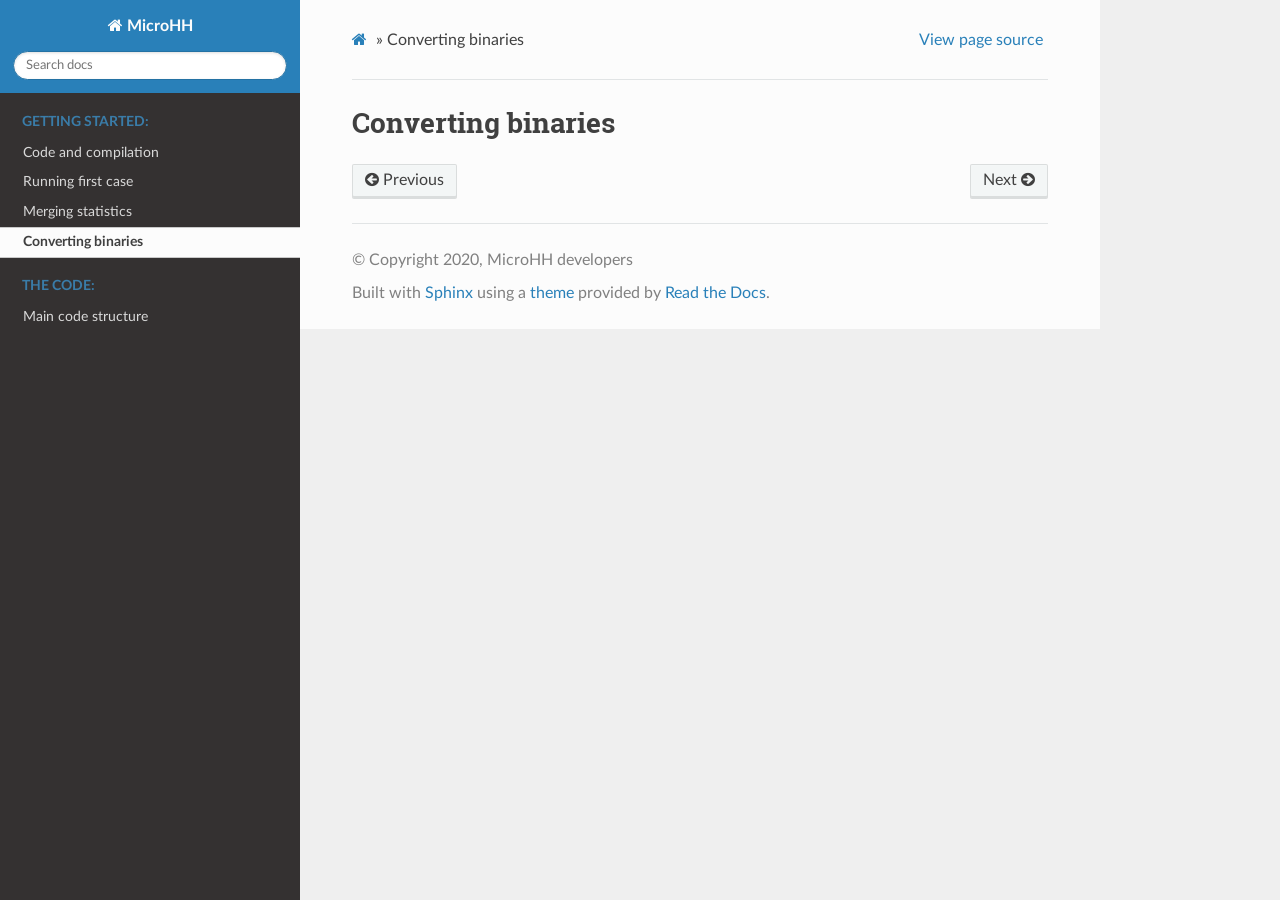
<file: docs/getting_started/converting_binaries.html>
<!DOCTYPE html>
<html lang="en" >
<head>
  <meta charset="utf-8">
  
  <meta name="viewport" content="width=device-width, initial-scale=1.0">
  
  <title>Converting binaries &mdash; MicroHH 2.0 documentation</title>
  

  
  <link rel="stylesheet" href="../_static/css/theme.css" type="text/css" />
  <link rel="stylesheet" href="../_static/pygments.css" type="text/css" />

  
  
  
  

  
  <!--[if lt IE 9]>
    <script src="../_static/js/html5shiv.min.js"></script>
  <![endif]-->
  
    
      <script type="text/javascript" id="documentation_options" data-url_root="../" src="../_static/documentation_options.js"></script>
        <script src="../_static/jquery.js"></script>
        <script src="../_static/underscore.js"></script>
        <script src="../_static/doctools.js"></script>
        <script src="../_static/language_data.js"></script>
    
    <script type="text/javascript" src="../_static/js/theme.js"></script>

    
    <link rel="index" title="Index" href="../genindex.html" />
    <link rel="search" title="Search" href="../search.html" />
    <link rel="next" title="Main code structure" href="../the_code/main_code_structure.html" />
    <link rel="prev" title="Merging statistics" href="merging_statistics.html" /> 
</head>

<body class="wy-body-for-nav">

   
  <div class="wy-grid-for-nav">
    
    <nav data-toggle="wy-nav-shift" class="wy-nav-side">
      <div class="wy-side-scroll">
        <div class="wy-side-nav-search" >
          

          
            <a href="../index.html" class="icon icon-home" alt="Documentation Home"> MicroHH
          

          
          </a>

          
            
            
          

          
<div role="search">
  <form id="rtd-search-form" class="wy-form" action="../search.html" method="get">
    <input type="text" name="q" placeholder="Search docs" />
    <input type="hidden" name="check_keywords" value="yes" />
    <input type="hidden" name="area" value="default" />
  </form>
</div>

          
        </div>

        
        <div class="wy-menu wy-menu-vertical" data-spy="affix" role="navigation" aria-label="main navigation">
          
            
            
              
            
            
              <p class="caption"><span class="caption-text">Getting started:</span></p>
<ul class="current">
<li class="toctree-l1"><a class="reference internal" href="code_and_compilation.html">Code and compilation</a></li>
<li class="toctree-l1"><a class="reference internal" href="running_first_case.html">Running first case</a></li>
<li class="toctree-l1"><a class="reference internal" href="merging_statistics.html">Merging statistics</a></li>
<li class="toctree-l1 current"><a class="current reference internal" href="#">Converting binaries</a><ul class="simple">
</ul>
</li>
</ul>
<p class="caption"><span class="caption-text">The code:</span></p>
<ul>
<li class="toctree-l1"><a class="reference internal" href="../the_code/main_code_structure.html">Main code structure</a></li>
</ul>

            
          
        </div>
        
      </div>
    </nav>

    <section data-toggle="wy-nav-shift" class="wy-nav-content-wrap">

      
      <nav class="wy-nav-top" aria-label="top navigation">
        
          <i data-toggle="wy-nav-top" class="fa fa-bars"></i>
          <a href="../index.html">MicroHH</a>
        
      </nav>


      <div class="wy-nav-content">
        
        <div class="rst-content">
        
          















<div role="navigation" aria-label="breadcrumbs navigation">

  <ul class="wy-breadcrumbs">
    
      <li><a href="../index.html" class="icon icon-home"></a> &raquo;</li>
        
      <li>Converting binaries</li>
    
    
      <li class="wy-breadcrumbs-aside">
        
            
            <a href="../_sources/getting_started/converting_binaries.rst.txt" rel="nofollow"> View page source</a>
          
        
      </li>
    
  </ul>

  
  <hr/>
</div>
          <div role="main" class="document" itemscope="itemscope" itemtype="http://schema.org/Article">
           <div itemprop="articleBody">
            
  <div class="section" id="converting-binaries">
<h1>Converting binaries<a class="headerlink" href="#converting-binaries" title="Permalink to this headline">¶</a></h1>
<div class="toctree-wrapper compound">
</div>
</div>


           </div>
           
          </div>
          <footer>
  
    <div class="rst-footer-buttons" role="navigation" aria-label="footer navigation">
      
        <a href="../the_code/main_code_structure.html" class="btn btn-neutral float-right" title="Main code structure" accesskey="n" rel="next">Next <span class="fa fa-arrow-circle-right"></span></a>
      
      
        <a href="merging_statistics.html" class="btn btn-neutral float-left" title="Merging statistics" accesskey="p" rel="prev"><span class="fa fa-arrow-circle-left"></span> Previous</a>
      
    </div>
  

  <hr/>

  <div role="contentinfo">
    <p>
        
        &copy; Copyright 2020, MicroHH developers

    </p>
  </div>
    
    
      Built with <a href="http://sphinx-doc.org/">Sphinx</a> using a <a href="https://github.com/rtfd/sphinx_rtd_theme">theme</a> provided by <a href="https://readthedocs.org">Read the Docs</a>. 

</footer>

        </div>
      </div>

    </section>

  </div>
  

  <script type="text/javascript">
      jQuery(function () {
          SphinxRtdTheme.Navigation.enable(true);
      });
  </script>

  
  
    
   

</body>
</html>
</file>
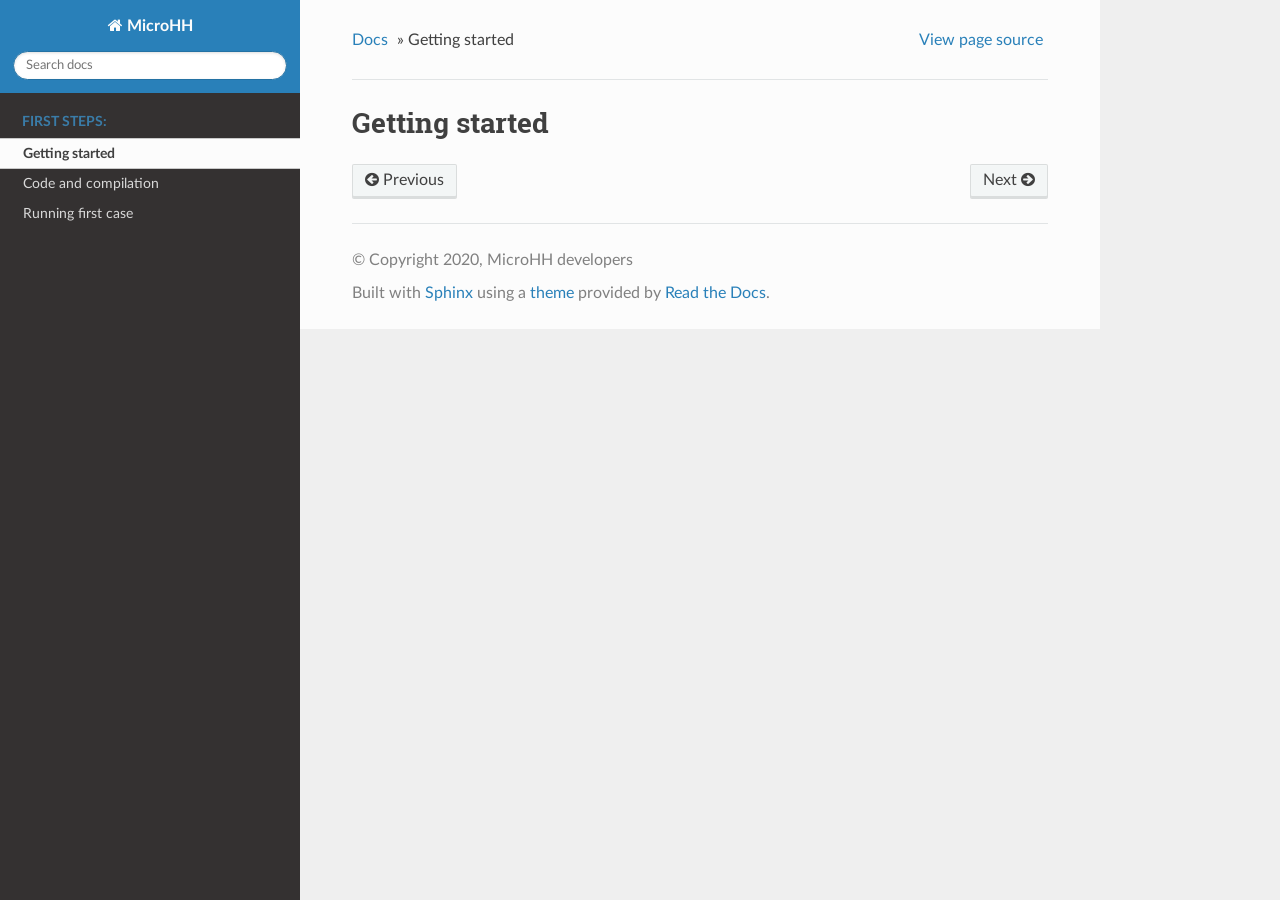
<file: docs/getting_started/getting_started.html>
<!DOCTYPE html>
<!--[if IE 8]><html class="no-js lt-ie9" lang="en" > <![endif]-->
<!--[if gt IE 8]><!--> <html class="no-js" lang="en" > <!--<![endif]-->
<head>
  <meta charset="utf-8">
  
  <meta name="viewport" content="width=device-width, initial-scale=1.0">
  
  <title>Getting started &mdash; MicroHH 2.0 documentation</title>
  

  
  
  
  

  
  <script type="text/javascript" src="../_static/js/modernizr.min.js"></script>
  
    
      <script type="text/javascript" id="documentation_options" data-url_root="../" src="../_static/documentation_options.js"></script>
        <script src="../_static/jquery.js"></script>
        <script src="../_static/underscore.js"></script>
        <script src="../_static/doctools.js"></script>
        <script src="../_static/language_data.js"></script>
    
    <script type="text/javascript" src="../_static/js/theme.js"></script>

    

  
  <link rel="stylesheet" href="../_static/css/theme.css" type="text/css" />
  <link rel="stylesheet" href="../_static/pygments.css" type="text/css" />
    <link rel="index" title="Index" href="../genindex.html" />
    <link rel="search" title="Search" href="../search.html" />
    <link rel="next" title="Code and compilation" href="code_and_compilation.html" />
    <link rel="prev" title="MicroHH documentation" href="../index.html" /> 
</head>

<body class="wy-body-for-nav">

   
  <div class="wy-grid-for-nav">
    
    <nav data-toggle="wy-nav-shift" class="wy-nav-side">
      <div class="wy-side-scroll">
        <div class="wy-side-nav-search" >
          

          
            <a href="../index.html" class="icon icon-home"> MicroHH
          

          
          </a>

          
            
            
          

          
<div role="search">
  <form id="rtd-search-form" class="wy-form" action="../search.html" method="get">
    <input type="text" name="q" placeholder="Search docs" />
    <input type="hidden" name="check_keywords" value="yes" />
    <input type="hidden" name="area" value="default" />
  </form>
</div>

          
        </div>

        <div class="wy-menu wy-menu-vertical" data-spy="affix" role="navigation" aria-label="main navigation">
          
            
            
              
            
            
              <p class="caption"><span class="caption-text">First steps:</span></p>
<ul class="current">
<li class="toctree-l1 current"><a class="current reference internal" href="#">Getting started</a><ul class="simple">
</ul>
</li>
<li class="toctree-l1"><a class="reference internal" href="code_and_compilation.html">Code and compilation</a></li>
<li class="toctree-l1"><a class="reference internal" href="running_first_case.html">Running first case</a></li>
</ul>

            
          
        </div>
      </div>
    </nav>

    <section data-toggle="wy-nav-shift" class="wy-nav-content-wrap">

      
      <nav class="wy-nav-top" aria-label="top navigation">
        
          <i data-toggle="wy-nav-top" class="fa fa-bars"></i>
          <a href="../index.html">MicroHH</a>
        
      </nav>


      <div class="wy-nav-content">
        
        <div class="rst-content">
        
          















<div role="navigation" aria-label="breadcrumbs navigation">

  <ul class="wy-breadcrumbs">
    
      <li><a href="../index.html">Docs</a> &raquo;</li>
        
      <li>Getting started</li>
    
    
      <li class="wy-breadcrumbs-aside">
        
            
            <a href="../_sources/getting_started/getting_started.rst.txt" rel="nofollow"> View page source</a>
          
        
      </li>
    
  </ul>

  
  <hr/>
</div>
          <div role="main" class="document" itemscope="itemscope" itemtype="http://schema.org/Article">
           <div itemprop="articleBody">
            
  <div class="section" id="getting-started">
<h1>Getting started<a class="headerlink" href="#getting-started" title="Permalink to this headline">¶</a></h1>
<div class="toctree-wrapper compound">
</div>
</div>


           </div>
           
          </div>
          <footer>
  
    <div class="rst-footer-buttons" role="navigation" aria-label="footer navigation">
      
        <a href="code_and_compilation.html" class="btn btn-neutral float-right" title="Code and compilation" accesskey="n" rel="next">Next <span class="fa fa-arrow-circle-right"></span></a>
      
      
        <a href="../index.html" class="btn btn-neutral float-left" title="MicroHH documentation" accesskey="p" rel="prev"><span class="fa fa-arrow-circle-left"></span> Previous</a>
      
    </div>
  

  <hr/>

  <div role="contentinfo">
    <p>
        &copy; Copyright 2020, MicroHH developers

    </p>
  </div>
  Built with <a href="http://sphinx-doc.org/">Sphinx</a> using a <a href="https://github.com/rtfd/sphinx_rtd_theme">theme</a> provided by <a href="https://readthedocs.org">Read the Docs</a>. 

</footer>

        </div>
      </div>

    </section>

  </div>
  


  <script type="text/javascript">
      jQuery(function () {
          SphinxRtdTheme.Navigation.enable(true);
      });
  </script>

  
  
    
   

</body>
</html>
</file>
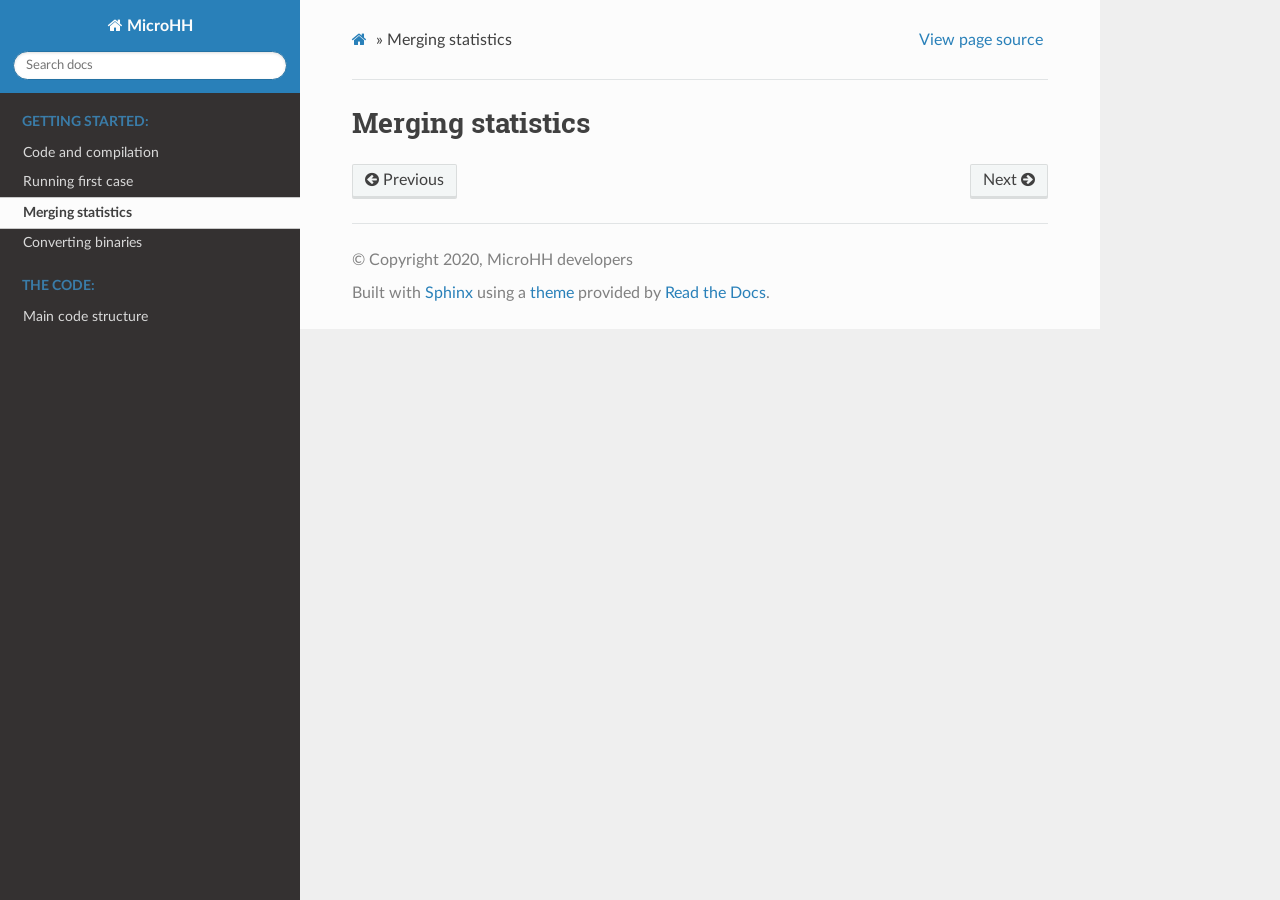
<file: docs/getting_started/merging_statistics.html>
<!DOCTYPE html>
<html lang="en" >
<head>
  <meta charset="utf-8">
  
  <meta name="viewport" content="width=device-width, initial-scale=1.0">
  
  <title>Merging statistics &mdash; MicroHH 2.0 documentation</title>
  

  
  <link rel="stylesheet" href="../_static/css/theme.css" type="text/css" />
  <link rel="stylesheet" href="../_static/pygments.css" type="text/css" />

  
  
  
  

  
  <!--[if lt IE 9]>
    <script src="../_static/js/html5shiv.min.js"></script>
  <![endif]-->
  
    
      <script type="text/javascript" id="documentation_options" data-url_root="../" src="../_static/documentation_options.js"></script>
        <script src="../_static/jquery.js"></script>
        <script src="../_static/underscore.js"></script>
        <script src="../_static/doctools.js"></script>
        <script src="../_static/language_data.js"></script>
    
    <script type="text/javascript" src="../_static/js/theme.js"></script>

    
    <link rel="index" title="Index" href="../genindex.html" />
    <link rel="search" title="Search" href="../search.html" />
    <link rel="next" title="Converting binaries" href="converting_binaries.html" />
    <link rel="prev" title="Running first case" href="running_first_case.html" /> 
</head>

<body class="wy-body-for-nav">

   
  <div class="wy-grid-for-nav">
    
    <nav data-toggle="wy-nav-shift" class="wy-nav-side">
      <div class="wy-side-scroll">
        <div class="wy-side-nav-search" >
          

          
            <a href="../index.html" class="icon icon-home" alt="Documentation Home"> MicroHH
          

          
          </a>

          
            
            
          

          
<div role="search">
  <form id="rtd-search-form" class="wy-form" action="../search.html" method="get">
    <input type="text" name="q" placeholder="Search docs" />
    <input type="hidden" name="check_keywords" value="yes" />
    <input type="hidden" name="area" value="default" />
  </form>
</div>

          
        </div>

        
        <div class="wy-menu wy-menu-vertical" data-spy="affix" role="navigation" aria-label="main navigation">
          
            
            
              
            
            
              <p class="caption"><span class="caption-text">Getting started:</span></p>
<ul class="current">
<li class="toctree-l1"><a class="reference internal" href="code_and_compilation.html">Code and compilation</a></li>
<li class="toctree-l1"><a class="reference internal" href="running_first_case.html">Running first case</a></li>
<li class="toctree-l1 current"><a class="current reference internal" href="#">Merging statistics</a><ul class="simple">
</ul>
</li>
<li class="toctree-l1"><a class="reference internal" href="converting_binaries.html">Converting binaries</a></li>
</ul>
<p class="caption"><span class="caption-text">The code:</span></p>
<ul>
<li class="toctree-l1"><a class="reference internal" href="../the_code/main_code_structure.html">Main code structure</a></li>
</ul>

            
          
        </div>
        
      </div>
    </nav>

    <section data-toggle="wy-nav-shift" class="wy-nav-content-wrap">

      
      <nav class="wy-nav-top" aria-label="top navigation">
        
          <i data-toggle="wy-nav-top" class="fa fa-bars"></i>
          <a href="../index.html">MicroHH</a>
        
      </nav>


      <div class="wy-nav-content">
        
        <div class="rst-content">
        
          















<div role="navigation" aria-label="breadcrumbs navigation">

  <ul class="wy-breadcrumbs">
    
      <li><a href="../index.html" class="icon icon-home"></a> &raquo;</li>
        
      <li>Merging statistics</li>
    
    
      <li class="wy-breadcrumbs-aside">
        
            
            <a href="../_sources/getting_started/merging_statistics.rst.txt" rel="nofollow"> View page source</a>
          
        
      </li>
    
  </ul>

  
  <hr/>
</div>
          <div role="main" class="document" itemscope="itemscope" itemtype="http://schema.org/Article">
           <div itemprop="articleBody">
            
  <div class="section" id="merging-statistics">
<h1>Merging statistics<a class="headerlink" href="#merging-statistics" title="Permalink to this headline">¶</a></h1>
<div class="toctree-wrapper compound">
</div>
</div>


           </div>
           
          </div>
          <footer>
  
    <div class="rst-footer-buttons" role="navigation" aria-label="footer navigation">
      
        <a href="converting_binaries.html" class="btn btn-neutral float-right" title="Converting binaries" accesskey="n" rel="next">Next <span class="fa fa-arrow-circle-right"></span></a>
      
      
        <a href="running_first_case.html" class="btn btn-neutral float-left" title="Running first case" accesskey="p" rel="prev"><span class="fa fa-arrow-circle-left"></span> Previous</a>
      
    </div>
  

  <hr/>

  <div role="contentinfo">
    <p>
        
        &copy; Copyright 2020, MicroHH developers

    </p>
  </div>
    
    
      Built with <a href="http://sphinx-doc.org/">Sphinx</a> using a <a href="https://github.com/rtfd/sphinx_rtd_theme">theme</a> provided by <a href="https://readthedocs.org">Read the Docs</a>. 

</footer>

        </div>
      </div>

    </section>

  </div>
  

  <script type="text/javascript">
      jQuery(function () {
          SphinxRtdTheme.Navigation.enable(true);
      });
  </script>

  
  
    
   

</body>
</html>
</file>
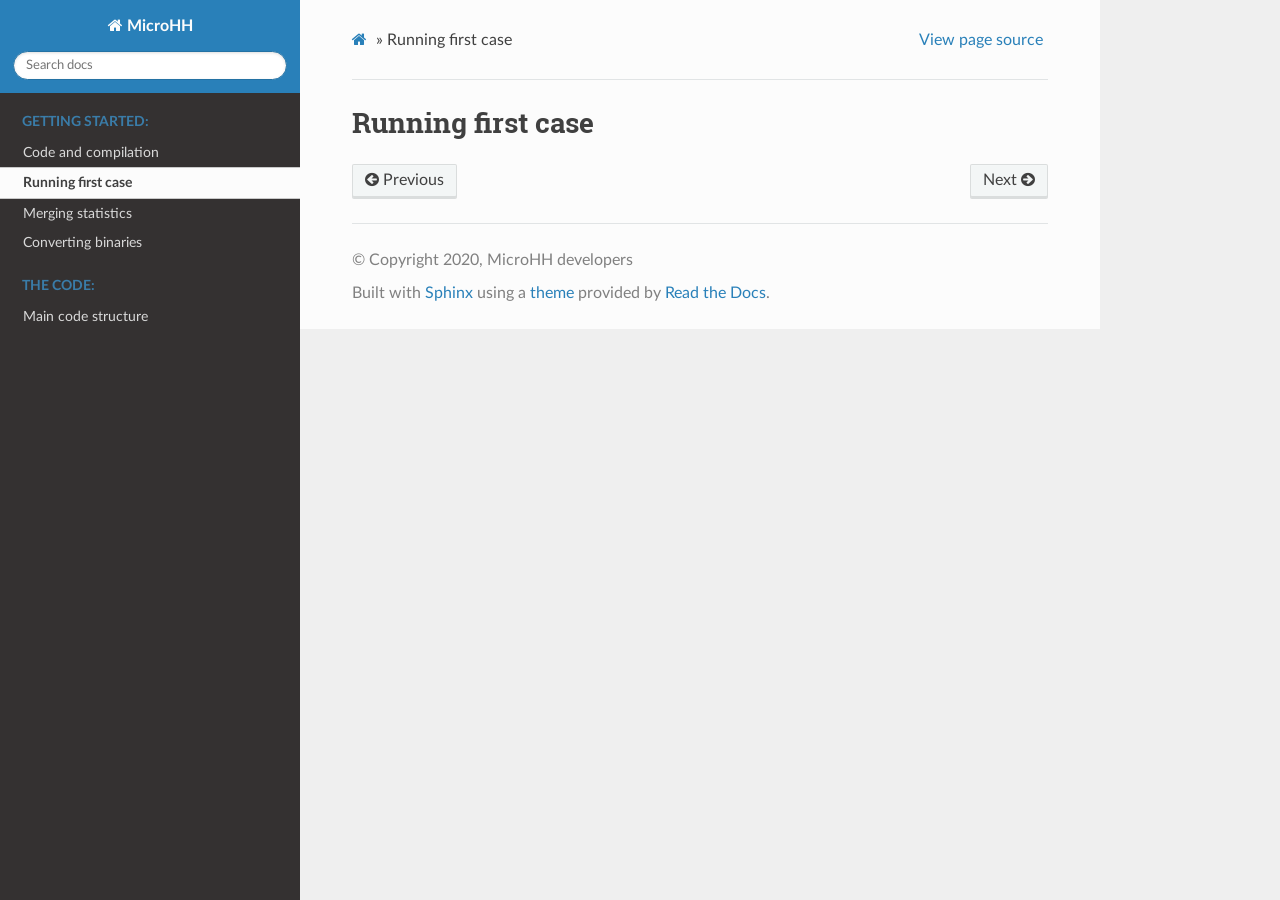
<file: docs/getting_started/running_first_case.html>
<!DOCTYPE html>
<html lang="en" >
<head>
  <meta charset="utf-8">
  
  <meta name="viewport" content="width=device-width, initial-scale=1.0">
  
  <title>Running first case &mdash; MicroHH 2.0 documentation</title>
  

  
  <link rel="stylesheet" href="../_static/css/theme.css" type="text/css" />
  <link rel="stylesheet" href="../_static/pygments.css" type="text/css" />

  
  
  
  

  
  <!--[if lt IE 9]>
    <script src="../_static/js/html5shiv.min.js"></script>
  <![endif]-->
  
    
      <script type="text/javascript" id="documentation_options" data-url_root="../" src="../_static/documentation_options.js"></script>
        <script src="../_static/jquery.js"></script>
        <script src="../_static/underscore.js"></script>
        <script src="../_static/doctools.js"></script>
        <script src="../_static/language_data.js"></script>
    
    <script type="text/javascript" src="../_static/js/theme.js"></script>

    
    <link rel="index" title="Index" href="../genindex.html" />
    <link rel="search" title="Search" href="../search.html" />
    <link rel="next" title="Merging statistics" href="merging_statistics.html" />
    <link rel="prev" title="Code and compilation" href="code_and_compilation.html" /> 
</head>

<body class="wy-body-for-nav">

   
  <div class="wy-grid-for-nav">
    
    <nav data-toggle="wy-nav-shift" class="wy-nav-side">
      <div class="wy-side-scroll">
        <div class="wy-side-nav-search" >
          

          
            <a href="../index.html" class="icon icon-home" alt="Documentation Home"> MicroHH
          

          
          </a>

          
            
            
          

          
<div role="search">
  <form id="rtd-search-form" class="wy-form" action="../search.html" method="get">
    <input type="text" name="q" placeholder="Search docs" />
    <input type="hidden" name="check_keywords" value="yes" />
    <input type="hidden" name="area" value="default" />
  </form>
</div>

          
        </div>

        
        <div class="wy-menu wy-menu-vertical" data-spy="affix" role="navigation" aria-label="main navigation">
          
            
            
              
            
            
              <p class="caption"><span class="caption-text">Getting started:</span></p>
<ul class="current">
<li class="toctree-l1"><a class="reference internal" href="code_and_compilation.html">Code and compilation</a></li>
<li class="toctree-l1 current"><a class="current reference internal" href="#">Running first case</a><ul class="simple">
</ul>
</li>
<li class="toctree-l1"><a class="reference internal" href="merging_statistics.html">Merging statistics</a></li>
<li class="toctree-l1"><a class="reference internal" href="converting_binaries.html">Converting binaries</a></li>
</ul>
<p class="caption"><span class="caption-text">The code:</span></p>
<ul>
<li class="toctree-l1"><a class="reference internal" href="../the_code/main_code_structure.html">Main code structure</a></li>
</ul>

            
          
        </div>
        
      </div>
    </nav>

    <section data-toggle="wy-nav-shift" class="wy-nav-content-wrap">

      
      <nav class="wy-nav-top" aria-label="top navigation">
        
          <i data-toggle="wy-nav-top" class="fa fa-bars"></i>
          <a href="../index.html">MicroHH</a>
        
      </nav>


      <div class="wy-nav-content">
        
        <div class="rst-content">
        
          















<div role="navigation" aria-label="breadcrumbs navigation">

  <ul class="wy-breadcrumbs">
    
      <li><a href="../index.html" class="icon icon-home"></a> &raquo;</li>
        
      <li>Running first case</li>
    
    
      <li class="wy-breadcrumbs-aside">
        
            
            <a href="../_sources/getting_started/running_first_case.rst.txt" rel="nofollow"> View page source</a>
          
        
      </li>
    
  </ul>

  
  <hr/>
</div>
          <div role="main" class="document" itemscope="itemscope" itemtype="http://schema.org/Article">
           <div itemprop="articleBody">
            
  <div class="section" id="running-first-case">
<h1>Running first case<a class="headerlink" href="#running-first-case" title="Permalink to this headline">¶</a></h1>
<div class="toctree-wrapper compound">
</div>
</div>


           </div>
           
          </div>
          <footer>
  
    <div class="rst-footer-buttons" role="navigation" aria-label="footer navigation">
      
        <a href="merging_statistics.html" class="btn btn-neutral float-right" title="Merging statistics" accesskey="n" rel="next">Next <span class="fa fa-arrow-circle-right"></span></a>
      
      
        <a href="code_and_compilation.html" class="btn btn-neutral float-left" title="Code and compilation" accesskey="p" rel="prev"><span class="fa fa-arrow-circle-left"></span> Previous</a>
      
    </div>
  

  <hr/>

  <div role="contentinfo">
    <p>
        
        &copy; Copyright 2020, MicroHH developers

    </p>
  </div>
    
    
      Built with <a href="http://sphinx-doc.org/">Sphinx</a> using a <a href="https://github.com/rtfd/sphinx_rtd_theme">theme</a> provided by <a href="https://readthedocs.org">Read the Docs</a>. 

</footer>

        </div>
      </div>

    </section>

  </div>
  

  <script type="text/javascript">
      jQuery(function () {
          SphinxRtdTheme.Navigation.enable(true);
      });
  </script>

  
  
    
   

</body>
</html>
</file>
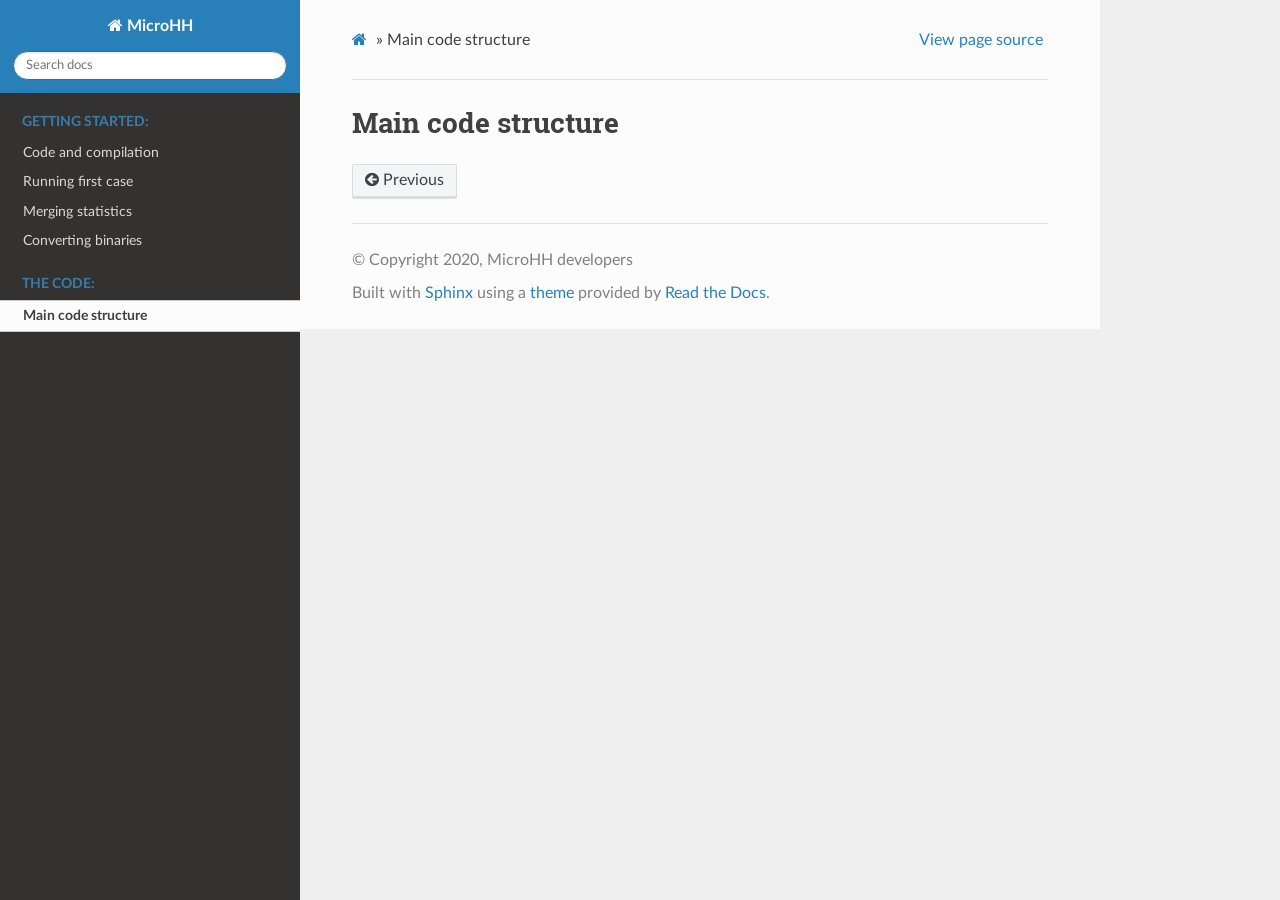
<file: docs/the_code/main_code_structure.html>
<!DOCTYPE html>
<html lang="en" >
<head>
  <meta charset="utf-8">
  
  <meta name="viewport" content="width=device-width, initial-scale=1.0">
  
  <title>Main code structure &mdash; MicroHH 2.0 documentation</title>
  

  
  <link rel="stylesheet" href="../_static/css/theme.css" type="text/css" />
  <link rel="stylesheet" href="../_static/pygments.css" type="text/css" />

  
  
  
  

  
  <!--[if lt IE 9]>
    <script src="../_static/js/html5shiv.min.js"></script>
  <![endif]-->
  
    
      <script type="text/javascript" id="documentation_options" data-url_root="../" src="../_static/documentation_options.js"></script>
        <script src="../_static/jquery.js"></script>
        <script src="../_static/underscore.js"></script>
        <script src="../_static/doctools.js"></script>
        <script src="../_static/language_data.js"></script>
    
    <script type="text/javascript" src="../_static/js/theme.js"></script>

    
    <link rel="index" title="Index" href="../genindex.html" />
    <link rel="search" title="Search" href="../search.html" />
    <link rel="prev" title="Converting binaries" href="../getting_started/converting_binaries.html" /> 
</head>

<body class="wy-body-for-nav">

   
  <div class="wy-grid-for-nav">
    
    <nav data-toggle="wy-nav-shift" class="wy-nav-side">
      <div class="wy-side-scroll">
        <div class="wy-side-nav-search" >
          

          
            <a href="../index.html" class="icon icon-home" alt="Documentation Home"> MicroHH
          

          
          </a>

          
            
            
          

          
<div role="search">
  <form id="rtd-search-form" class="wy-form" action="../search.html" method="get">
    <input type="text" name="q" placeholder="Search docs" />
    <input type="hidden" name="check_keywords" value="yes" />
    <input type="hidden" name="area" value="default" />
  </form>
</div>

          
        </div>

        
        <div class="wy-menu wy-menu-vertical" data-spy="affix" role="navigation" aria-label="main navigation">
          
            
            
              
            
            
              <p class="caption"><span class="caption-text">Getting started:</span></p>
<ul>
<li class="toctree-l1"><a class="reference internal" href="../getting_started/code_and_compilation.html">Code and compilation</a></li>
<li class="toctree-l1"><a class="reference internal" href="../getting_started/running_first_case.html">Running first case</a></li>
<li class="toctree-l1"><a class="reference internal" href="../getting_started/merging_statistics.html">Merging statistics</a></li>
<li class="toctree-l1"><a class="reference internal" href="../getting_started/converting_binaries.html">Converting binaries</a></li>
</ul>
<p class="caption"><span class="caption-text">The code:</span></p>
<ul class="current">
<li class="toctree-l1 current"><a class="current reference internal" href="#">Main code structure</a><ul class="simple">
</ul>
</li>
</ul>

            
          
        </div>
        
      </div>
    </nav>

    <section data-toggle="wy-nav-shift" class="wy-nav-content-wrap">

      
      <nav class="wy-nav-top" aria-label="top navigation">
        
          <i data-toggle="wy-nav-top" class="fa fa-bars"></i>
          <a href="../index.html">MicroHH</a>
        
      </nav>


      <div class="wy-nav-content">
        
        <div class="rst-content">
        
          















<div role="navigation" aria-label="breadcrumbs navigation">

  <ul class="wy-breadcrumbs">
    
      <li><a href="../index.html" class="icon icon-home"></a> &raquo;</li>
        
      <li>Main code structure</li>
    
    
      <li class="wy-breadcrumbs-aside">
        
            
            <a href="../_sources/the_code/main_code_structure.rst.txt" rel="nofollow"> View page source</a>
          
        
      </li>
    
  </ul>

  
  <hr/>
</div>
          <div role="main" class="document" itemscope="itemscope" itemtype="http://schema.org/Article">
           <div itemprop="articleBody">
            
  <div class="section" id="main-code-structure">
<h1>Main code structure<a class="headerlink" href="#main-code-structure" title="Permalink to this headline">¶</a></h1>
<div class="toctree-wrapper compound">
</div>
</div>


           </div>
           
          </div>
          <footer>
  
    <div class="rst-footer-buttons" role="navigation" aria-label="footer navigation">
      
      
        <a href="../getting_started/converting_binaries.html" class="btn btn-neutral float-left" title="Converting binaries" accesskey="p" rel="prev"><span class="fa fa-arrow-circle-left"></span> Previous</a>
      
    </div>
  

  <hr/>

  <div role="contentinfo">
    <p>
        
        &copy; Copyright 2020, MicroHH developers

    </p>
  </div>
    
    
      Built with <a href="http://sphinx-doc.org/">Sphinx</a> using a <a href="https://github.com/rtfd/sphinx_rtd_theme">theme</a> provided by <a href="https://readthedocs.org">Read the Docs</a>. 

</footer>

        </div>
      </div>

    </section>

  </div>
  

  <script type="text/javascript">
      jQuery(function () {
          SphinxRtdTheme.Navigation.enable(true);
      });
  </script>

  
  
    
   

</body>
</html>
</file>
<file: docs/_static/css/theme.css>
/* sphinx_rtd_theme version 0.4.3 | MIT license */
/* Built 20190212 16:02 */
*{-webkit-box-sizing:border-box;-moz-box-sizing:border-box;box-sizing:border-box}article,aside,details,figcaption,figure,footer,header,hgroup,nav,section{display:block}audio,canvas,video{display:inline-block;*display:inline;*zoom:1}audio:not([controls]){display:none}[hidden]{display:none}*{-webkit-box-sizing:border-box;-moz-box-sizing:border-box;box-sizing:border-box}html{font-size:100%;-webkit-text-size-adjust:100%;-ms-text-size-adjust:100%}body{margin:0}a:hover,a:active{outline:0}abbr[title]{border-bottom:1px dotted}b,strong{font-weight:bold}blockquote{margin:0}dfn{font-style:italic}ins{background:#ff9;color:#000;text-decoration:none}mark{background:#ff0;color:#000;font-style:italic;font-weight:bold}pre,code,.rst-content tt,.rst-content code,kbd,samp{font-family:monospace,serif;_font-family:"courier new",monospace;font-size:1em}pre{white-space:pre}q{quotes:none}q:before,q:after{content:"";content:none}small{font-size:85%}sub,sup{font-size:75%;line-height:0;position:relative;vertical-align:baseline}sup{top:-0.5em}sub{bottom:-0.25em}ul,ol,dl{margin:0;padding:0;list-style:none;list-style-image:none}li{list-style:none}dd{margin:0}img{border:0;-ms-interpolation-mode:bicubic;vertical-align:middle;max-width:100%}svg:not(:root){overflow:hidden}figure{margin:0}form{margin:0}fieldset{border:0;margin:0;padding:0}label{cursor:pointer}legend{border:0;*margin-left:-7px;padding:0;white-space:normal}button,input,select,textarea{font-size:100%;margin:0;vertical-align:baseline;*vertical-align:middle}button,input{line-height:normal}button,input[type="button"],input[type="reset"],input[type="submit"]{cursor:pointer;-webkit-appearance:button;*overflow:visible}button[disabled],input[disabled]{cursor:default}input[type="checkbox"],input[type="radio"]{box-sizing:border-box;padding:0;*width:13px;*height:13px}input[type="search"]{-webkit-appearance:textfield;-moz-box-sizing:content-box;-webkit-box-sizing:content-box;box-sizing:content-box}input[type="search"]::-webkit-search-decoration,input[type="search"]::-webkit-search-cancel-button{-webkit-appearance:none}button::-moz-focus-inner,input::-moz-focus-inner{border:0;padding:0}textarea{overflow:auto;vertical-align:top;resize:vertical}table{border-collapse:collapse;border-spacing:0}td{vertical-align:top}.chromeframe{margin:.2em 0;background:#ccc;color:#000;padding:.2em 0}.ir{display:block;border:0;text-indent:-999em;overflow:hidden;background-color:transparent;background-repeat:no-repeat;text-align:left;direction:ltr;*line-height:0}.ir br{display:none}.hidden{display:none !important;visibility:hidden}.visuallyhidden{border:0;clip:rect(0 0 0 0);height:1px;margin:-1px;overflow:hidden;padding:0;position:absolute;width:1px}.visuallyhidden.focusable:active,.visuallyhidden.focusable:focus{clip:auto;height:auto;margin:0;overflow:visible;position:static;width:auto}.invisible{visibility:hidden}.relative{position:relative}big,small{font-size:100%}@media print{html,body,section{background:none !important}*{box-shadow:none !important;text-shadow:none !important;filter:none !important;-ms-filter:none !important}a,a:visited{text-decoration:underline}.ir a:after,a[href^="javascript:"]:after,a[href^="#"]:after{content:""}pre,blockquote{page-break-inside:avoid}thead{display:table-header-group}tr,img{page-break-inside:avoid}img{max-width:100% !important}@page{margin:.5cm}p,h2,.rst-content .toctree-wrapper p.caption,h3{orphans:3;widows:3}h2,.rst-content .toctree-wrapper p.caption,h3{page-break-after:avoid}}.fa:before,.wy-menu-vertical li span.toctree-expand:before,.wy-menu-vertical li.on a span.toctree-expand:before,.wy-menu-vertical li.current>a span.toctree-expand:before,.rst-content .admonition-title:before,.rst-content h1 .headerlink:before,.rst-content h2 .headerlink:before,.rst-content h3 .headerlink:before,.rst-content h4 .headerlink:before,.rst-content h5 .headerlink:before,.rst-content h6 .headerlink:before,.rst-content dl dt .headerlink:before,.rst-content p.caption .headerlink:before,.rst-content table>caption .headerlink:before,.rst-content .code-block-caption .headerlink:before,.rst-content tt.download span:first-child:before,.rst-content code.download span:first-child:before,.icon:before,.wy-dropdown .caret:before,.wy-inline-validate.wy-inline-validate-success .wy-input-context:before,.wy-inline-validate.wy-inline-validate-danger .wy-input-context:before,.wy-inline-validate.wy-inline-validate-warning .wy-input-context:before,.wy-inline-validate.wy-inline-validate-info .wy-input-context:before,.wy-alert,.rst-content .note,.rst-content .attention,.rst-content .caution,.rst-content .danger,.rst-content .error,.rst-content .hint,.rst-content .important,.rst-content .tip,.rst-content .warning,.rst-content .seealso,.rst-content .admonition-todo,.rst-content .admonition,.btn,input[type="text"],input[type="password"],input[type="email"],input[type="url"],input[type="date"],input[type="month"],input[type="time"],input[type="datetime"],input[type="datetime-local"],input[type="week"],input[type="number"],input[type="search"],input[type="tel"],input[type="color"],select,textarea,.wy-menu-vertical li.on a,.wy-menu-vertical li.current>a,.wy-side-nav-search>a,.wy-side-nav-search .wy-dropdown>a,.wy-nav-top a{-webkit-font-smoothing:antialiased}.clearfix{*zoom:1}.clearfix:before,.clearfix:after{display:table;content:""}.clearfix:after{clear:both}/*!
 *  Font Awesome 4.7.0 by @davegandy - http://fontawesome.io - @fontawesome
 *  License - http://fontawesome.io/license (Font: SIL OFL 1.1, CSS: MIT License)
 */@font-face{font-family:'FontAwesome';src:url("../fonts/fontawesome-webfont.eot?v=4.7.0");src:url("../fonts/fontawesome-webfont.eot?#iefix&v=4.7.0") format("embedded-opentype"),url("../fonts/fontawesome-webfont.woff2?v=4.7.0") format("woff2"),url("../fonts/fontawesome-webfont.woff?v=4.7.0") format("woff"),url("../fonts/fontawesome-webfont.ttf?v=4.7.0") format("truetype"),url("../fonts/fontawesome-webfont.svg?v=4.7.0#fontawesomeregular") format("svg");font-weight:normal;font-style:normal}.fa,.wy-menu-vertical li span.toctree-expand,.wy-menu-vertical li.on a span.toctree-expand,.wy-menu-vertical li.current>a span.toctree-expand,.rst-content .admonition-title,.rst-content h1 .headerlink,.rst-content h2 .headerlink,.rst-content h3 .headerlink,.rst-content h4 .headerlink,.rst-content h5 .headerlink,.rst-content h6 .headerlink,.rst-content dl dt .headerlink,.rst-content p.caption .headerlink,.rst-content table>caption .headerlink,.rst-content .code-block-caption .headerlink,.rst-content tt.download span:first-child,.rst-content code.download span:first-child,.icon{display:inline-block;font:normal normal normal 14px/1 FontAwesome;font-size:inherit;text-rendering:auto;-webkit-font-smoothing:antialiased;-moz-osx-font-smoothing:grayscale}.fa-lg{font-size:1.3333333333em;line-height:.75em;vertical-align:-15%}.fa-2x{font-size:2em}.fa-3x{font-size:3em}.fa-4x{font-size:4em}.fa-5x{font-size:5em}.fa-fw{width:1.2857142857em;text-align:center}.fa-ul{padding-left:0;margin-left:2.1428571429em;list-style-type:none}.fa-ul>li{position:relative}.fa-li{position:absolute;left:-2.1428571429em;width:2.1428571429em;top:.1428571429em;text-align:center}.fa-li.fa-lg{left:-1.8571428571em}.fa-border{padding:.2em .25em .15em;border:solid 0.08em #eee;border-radius:.1em}.fa-pull-left{float:left}.fa-pull-right{float:right}.fa.fa-pull-left,.wy-menu-vertical li span.fa-pull-left.toctree-expand,.wy-menu-vertical li.on a span.fa-pull-left.toctree-expand,.wy-menu-vertical li.current>a span.fa-pull-left.toctree-expand,.rst-content .fa-pull-left.admonition-title,.rst-content h1 .fa-pull-left.headerlink,.rst-content h2 .fa-pull-left.headerlink,.rst-content h3 .fa-pull-left.headerlink,.rst-content h4 .fa-pull-left.headerlink,.rst-content h5 .fa-pull-left.headerlink,.rst-content h6 .fa-pull-left.headerlink,.rst-content dl dt .fa-pull-left.headerlink,.rst-content p.caption .fa-pull-left.headerlink,.rst-content table>caption .fa-pull-left.headerlink,.rst-content .code-block-caption .fa-pull-left.headerlink,.rst-content tt.download span.fa-pull-left:first-child,.rst-content code.download span.fa-pull-left:first-child,.fa-pull-left.icon{margin-right:.3em}.fa.fa-pull-right,.wy-menu-vertical li span.fa-pull-right.toctree-expand,.wy-menu-vertical li.on a span.fa-pull-right.toctree-expand,.wy-menu-vertical li.current>a span.fa-pull-right.toctree-expand,.rst-content .fa-pull-right.admonition-title,.rst-content h1 .fa-pull-right.headerlink,.rst-content h2 .fa-pull-right.headerlink,.rst-content h3 .fa-pull-right.headerlink,.rst-content h4 .fa-pull-right.headerlink,.rst-content h5 .fa-pull-right.headerlink,.rst-content h6 .fa-pull-right.headerlink,.rst-content dl dt .fa-pull-right.headerlink,.rst-content p.caption .fa-pull-right.headerlink,.rst-content table>caption .fa-pull-right.headerlink,.rst-content .code-block-caption .fa-pull-right.headerlink,.rst-content tt.download span.fa-pull-right:first-child,.rst-content code.download span.fa-pull-right:first-child,.fa-pull-right.icon{margin-left:.3em}.pull-right{float:right}.pull-left{float:left}.fa.pull-left,.wy-menu-vertical li span.pull-left.toctree-expand,.wy-menu-vertical li.on a span.pull-left.toctree-expand,.wy-menu-vertical li.current>a span.pull-left.toctree-expand,.rst-content .pull-left.admonition-title,.rst-content h1 .pull-left.headerlink,.rst-content h2 .pull-left.headerlink,.rst-content h3 .pull-left.headerlink,.rst-content h4 .pull-left.headerlink,.rst-content h5 .pull-left.headerlink,.rst-content h6 .pull-left.headerlink,.rst-content dl dt .pull-left.headerlink,.rst-content p.caption .pull-left.headerlink,.rst-content table>caption .pull-left.headerlink,.rst-content .code-block-caption .pull-left.headerlink,.rst-content tt.download span.pull-left:first-child,.rst-content code.download span.pull-left:first-child,.pull-left.icon{margin-right:.3em}.fa.pull-right,.wy-menu-vertical li span.pull-right.toctree-expand,.wy-menu-vertical li.on a span.pull-right.toctree-expand,.wy-menu-vertical li.current>a span.pull-right.toctree-expand,.rst-content .pull-right.admonition-title,.rst-content h1 .pull-right.headerlink,.rst-content h2 .pull-right.headerlink,.rst-content h3 .pull-right.headerlink,.rst-content h4 .pull-right.headerlink,.rst-content h5 .pull-right.headerlink,.rst-content h6 .pull-right.headerlink,.rst-content dl dt .pull-right.headerlink,.rst-content p.caption .pull-right.headerlink,.rst-content table>caption .pull-right.headerlink,.rst-content .code-block-caption .pull-right.headerlink,.rst-content tt.download span.pull-right:first-child,.rst-content code.download span.pull-right:first-child,.pull-right.icon{margin-left:.3em}.fa-spin{-webkit-animation:fa-spin 2s infinite linear;animation:fa-spin 2s infinite linear}.fa-pulse{-webkit-animation:fa-spin 1s infinite steps(8);animation:fa-spin 1s infinite steps(8)}@-webkit-keyframes fa-spin{0%{-webkit-transform:rotate(0deg);transform:rotate(0deg)}100%{-webkit-transform:rotate(359deg);transform:rotate(359deg)}}@keyframes fa-spin{0%{-webkit-transform:rotate(0deg);transform:rotate(0deg)}100%{-webkit-transform:rotate(359deg);transform:rotate(359deg)}}.fa-rotate-90{-ms-filter:"progid:DXImageTransform.Microsoft.BasicImage(rotation=1)";-webkit-transform:rotate(90deg);-ms-transform:rotate(90deg);transform:rotate(90deg)}.fa-rotate-180{-ms-filter:"progid:DXImageTransform.Microsoft.BasicImage(rotation=2)";-webkit-transform:rotate(180deg);-ms-transform:rotate(180deg);transform:rotate(180deg)}.fa-rotate-270{-ms-filter:"progid:DXImageTransform.Microsoft.BasicImage(rotation=3)";-webkit-transform:rotate(270deg);-ms-transform:rotate(270deg);transform:rotate(270deg)}.fa-flip-horizontal{-ms-filter:"progid:DXImageTransform.Microsoft.BasicImage(rotation=0, mirror=1)";-webkit-transform:scale(-1, 1);-ms-transform:scale(-1, 1);transform:scale(-1, 1)}.fa-flip-vertical{-ms-filter:"progid:DXImageTransform.Microsoft.BasicImage(rotation=2, mirror=1)";-webkit-transform:scale(1, -1);-ms-transform:scale(1, -1);transform:scale(1, -1)}:root .fa-rotate-90,:root .fa-rotate-180,:root .fa-rotate-270,:root .fa-flip-horizontal,:root .fa-flip-vertical{filter:none}.fa-stack{position:relative;display:inline-block;width:2em;height:2em;line-height:2em;vertical-align:middle}.fa-stack-1x,.fa-stack-2x{position:absolute;left:0;width:100%;text-align:center}.fa-stack-1x{line-height:inherit}.fa-stack-2x{font-size:2em}.fa-inverse{color:#fff}.fa-glass:before{content:""}.fa-music:before{content:""}.fa-search:before,.icon-search:before{content:""}.fa-envelope-o:before{content:""}.fa-heart:before{content:""}.fa-star:before{content:""}.fa-star-o:before{content:""}.fa-user:before{content:""}.fa-film:before{content:""}.fa-th-large:before{content:""}.fa-th:before{content:""}.fa-th-list:before{content:""}.fa-check:before{content:""}.fa-remove:before,.fa-close:before,.fa-times:before{content:""}.fa-search-plus:before{content:""}.fa-search-minus:before{content:""}.fa-power-off:before{content:""}.fa-signal:before{content:""}.fa-gear:before,.fa-cog:before{content:""}.fa-trash-o:before{content:""}.fa-home:before,.icon-home:before{content:""}.fa-file-o:before{content:""}.fa-clock-o:before{content:""}.fa-road:before{content:""}.fa-download:before,.rst-content tt.download span:first-child:before,.rst-content code.download span:first-child:before{content:""}.fa-arrow-circle-o-down:before{content:""}.fa-arrow-circle-o-up:before{content:""}.fa-inbox:before{content:""}.fa-play-circle-o:before{content:""}.fa-rotate-right:before,.fa-repeat:before{content:""}.fa-refresh:before{content:""}.fa-list-alt:before{content:""}.fa-lock:before{content:""}.fa-flag:before{content:""}.fa-headphones:before{content:""}.fa-volume-off:before{content:""}.fa-volume-down:before{content:""}.fa-volume-up:before{content:""}.fa-qrcode:before{content:""}.fa-barcode:before{content:""}.fa-tag:before{content:""}.fa-tags:before{content:""}.fa-book:before,.icon-book:before{content:""}.fa-bookmark:before{content:""}.fa-print:before{content:""}.fa-camera:before{content:""}.fa-font:before{content:""}.fa-bold:before{content:""}.fa-italic:before{content:""}.fa-text-height:before{content:""}.fa-text-width:before{content:""}.fa-align-left:before{content:""}.fa-align-center:before{content:""}.fa-align-right:before{content:""}.fa-align-justify:before{content:""}.fa-list:before{content:""}.fa-dedent:before,.fa-outdent:before{content:""}.fa-indent:before{content:""}.fa-video-camera:before{content:""}.fa-photo:before,.fa-image:before,.fa-picture-o:before{content:""}.fa-pencil:before{content:""}.fa-map-marker:before{content:""}.fa-adjust:before{content:""}.fa-tint:before{content:""}.fa-edit:before,.fa-pencil-square-o:before{content:""}.fa-share-square-o:before{content:""}.fa-check-square-o:before{content:""}.fa-arrows:before{content:""}.fa-step-backward:before{content:""}.fa-fast-backward:before{content:""}.fa-backward:before{content:""}.fa-play:before{content:""}.fa-pause:before{content:""}.fa-stop:before{content:""}.fa-forward:before{content:""}.fa-fast-forward:before{content:""}.fa-step-forward:before{content:""}.fa-eject:before{content:""}.fa-chevron-left:before{content:""}.fa-chevron-right:before{content:""}.fa-plus-circle:before{content:""}.fa-minus-circle:before{content:""}.fa-times-circle:before,.wy-inline-validate.wy-inline-validate-danger .wy-input-context:before{content:""}.fa-check-circle:before,.wy-inline-validate.wy-inline-validate-success .wy-input-context:before{content:""}.fa-question-circle:before{content:""}.fa-info-circle:before{content:""}.fa-crosshairs:before{content:""}.fa-times-circle-o:before{content:""}.fa-check-circle-o:before{content:""}.fa-ban:before{content:""}.fa-arrow-left:before{content:""}.fa-arrow-right:before{content:""}.fa-arrow-up:before{content:""}.fa-arrow-down:before{content:""}.fa-mail-forward:before,.fa-share:before{content:""}.fa-expand:before{content:""}.fa-compress:before{content:""}.fa-plus:before{content:""}.fa-minus:before{content:""}.fa-asterisk:before{content:""}.fa-exclamation-circle:before,.wy-inline-validate.wy-inline-validate-warning .wy-input-context:before,.wy-inline-validate.wy-inline-validate-info .wy-input-context:before,.rst-content .admonition-title:before{content:""}.fa-gift:before{content:""}.fa-leaf:before{content:""}.fa-fire:before,.icon-fire:before{content:""}.fa-eye:before{content:""}.fa-eye-slash:before{content:""}.fa-warning:before,.fa-exclamation-triangle:before{content:""}.fa-plane:before{content:""}.fa-calendar:before{content:""}.fa-random:before{content:""}.fa-comment:before{content:""}.fa-magnet:before{content:""}.fa-chevron-up:before{content:""}.fa-chevron-down:before{content:""}.fa-retweet:before{content:""}.fa-shopping-cart:before{content:""}.fa-folder:before{content:""}.fa-folder-open:before{content:""}.fa-arrows-v:before{content:""}.fa-arrows-h:before{content:""}.fa-bar-chart-o:before,.fa-bar-chart:before{content:""}.fa-twitter-square:before{content:""}.fa-facebook-square:before{content:""}.fa-camera-retro:before{content:""}.fa-key:before{content:""}.fa-gears:before,.fa-cogs:before{content:""}.fa-comments:before{content:""}.fa-thumbs-o-up:before{content:""}.fa-thumbs-o-down:before{content:""}.fa-star-half:before{content:""}.fa-heart-o:before{content:""}.fa-sign-out:before{content:""}.fa-linkedin-square:before{content:""}.fa-thumb-tack:before{content:""}.fa-external-link:before{content:""}.fa-sign-in:before{content:""}.fa-trophy:before{content:""}.fa-github-square:before{content:""}.fa-upload:before{content:""}.fa-lemon-o:before{content:""}.fa-phone:before{content:""}.fa-square-o:before{content:""}.fa-bookmark-o:before{content:""}.fa-phone-square:before{content:""}.fa-twitter:before{content:""}.fa-facebook-f:before,.fa-facebook:before{content:""}.fa-github:before,.icon-github:before{content:""}.fa-unlock:before{content:""}.fa-credit-card:before{content:""}.fa-feed:before,.fa-rss:before{content:""}.fa-hdd-o:before{content:""}.fa-bullhorn:before{content:""}.fa-bell:before{content:""}.fa-certificate:before{content:""}.fa-hand-o-right:before{content:""}.fa-hand-o-left:before{content:""}.fa-hand-o-up:before{content:""}.fa-hand-o-down:before{content:""}.fa-arrow-circle-left:before,.icon-circle-arrow-left:before{content:""}.fa-arrow-circle-right:before,.icon-circle-arrow-right:before{content:""}.fa-arrow-circle-up:before{content:""}.fa-arrow-circle-down:before{content:""}.fa-globe:before{content:""}.fa-wrench:before{content:""}.fa-tasks:before{content:""}.fa-filter:before{content:""}.fa-briefcase:before{content:""}.fa-arrows-alt:before{content:""}.fa-group:before,.fa-users:before{content:""}.fa-chain:before,.fa-link:before,.icon-link:before{content:""}.fa-cloud:before{content:""}.fa-flask:before{content:""}.fa-cut:before,.fa-scissors:before{content:""}.fa-copy:before,.fa-files-o:before{content:""}.fa-paperclip:before{content:""}.fa-save:before,.fa-floppy-o:before{content:""}.fa-square:before{content:""}.fa-navicon:before,.fa-reorder:before,.fa-bars:before{content:""}.fa-list-ul:before{content:""}.fa-list-ol:before{content:""}.fa-strikethrough:before{content:""}.fa-underline:before{content:""}.fa-table:before{content:""}.fa-magic:before{content:""}.fa-truck:before{content:""}.fa-pinterest:before{content:""}.fa-pinterest-square:before{content:""}.fa-google-plus-square:before{content:""}.fa-google-plus:before{content:""}.fa-money:before{content:""}.fa-caret-down:before,.wy-dropdown .caret:before,.icon-caret-down:before{content:""}.fa-caret-up:before{content:""}.fa-caret-left:before{content:""}.fa-caret-right:before{content:""}.fa-columns:before{content:""}.fa-unsorted:before,.fa-sort:before{content:""}.fa-sort-down:before,.fa-sort-desc:before{content:""}.fa-sort-up:before,.fa-sort-asc:before{content:""}.fa-envelope:before{content:""}.fa-linkedin:before{content:""}.fa-rotate-left:before,.fa-undo:before{content:""}.fa-legal:before,.fa-gavel:before{content:""}.fa-dashboard:before,.fa-tachometer:before{content:""}.fa-comment-o:before{content:""}.fa-comments-o:before{content:""}.fa-flash:before,.fa-bolt:before{content:""}.fa-sitemap:before{content:""}.fa-umbrella:before{content:""}.fa-paste:before,.fa-clipboard:before{content:""}.fa-lightbulb-o:before{content:""}.fa-exchange:before{content:""}.fa-cloud-download:before{content:""}.fa-cloud-upload:before{content:""}.fa-user-md:before{content:""}.fa-stethoscope:before{content:""}.fa-suitcase:before{content:""}.fa-bell-o:before{content:""}.fa-coffee:before{content:""}.fa-cutlery:before{content:""}.fa-file-text-o:before{content:""}.fa-building-o:before{content:""}.fa-hospital-o:before{content:""}.fa-ambulance:before{content:""}.fa-medkit:before{content:""}.fa-fighter-jet:before{content:""}.fa-beer:before{content:""}.fa-h-square:before{content:""}.fa-plus-square:before{content:""}.fa-angle-double-left:before{content:""}.fa-angle-double-right:before{content:""}.fa-angle-double-up:before{content:""}.fa-angle-double-down:before{content:""}.fa-angle-left:before{content:""}.fa-angle-right:before{content:""}.fa-angle-up:before{content:""}.fa-angle-down:before{content:""}.fa-desktop:before{content:""}.fa-laptop:before{content:""}.fa-tablet:before{content:""}.fa-mobile-phone:before,.fa-mobile:before{content:""}.fa-circle-o:before{content:""}.fa-quote-left:before{content:""}.fa-quote-right:before{content:""}.fa-spinner:before{content:""}.fa-circle:before{content:""}.fa-mail-reply:before,.fa-reply:before{content:""}.fa-github-alt:before{content:""}.fa-folder-o:before{content:""}.fa-folder-open-o:before{content:""}.fa-smile-o:before{content:""}.fa-frown-o:before{content:""}.fa-meh-o:before{content:""}.fa-gamepad:before{content:""}.fa-keyboard-o:before{content:""}.fa-flag-o:before{content:""}.fa-flag-checkered:before{content:""}.fa-terminal:before{content:""}.fa-code:before{content:""}.fa-mail-reply-all:before,.fa-reply-all:before{content:""}.fa-star-half-empty:before,.fa-star-half-full:before,.fa-star-half-o:before{content:""}.fa-location-arrow:before{content:""}.fa-crop:before{content:""}.fa-code-fork:before{content:""}.fa-unlink:before,.fa-chain-broken:before{content:""}.fa-question:before{content:""}.fa-info:before{content:""}.fa-exclamation:before{content:""}.fa-superscript:before{content:""}.fa-subscript:before{content:""}.fa-eraser:before{content:""}.fa-puzzle-piece:before{content:""}.fa-microphone:before{content:""}.fa-microphone-slash:before{content:""}.fa-shield:before{content:""}.fa-calendar-o:before{content:""}.fa-fire-extinguisher:before{content:""}.fa-rocket:before{content:""}.fa-maxcdn:before{content:""}.fa-chevron-circle-left:before{content:""}.fa-chevron-circle-right:before{content:""}.fa-chevron-circle-up:before{content:""}.fa-chevron-circle-down:before{content:""}.fa-html5:before{content:""}.fa-css3:before{content:""}.fa-anchor:before{content:""}.fa-unlock-alt:before{content:""}.fa-bullseye:before{content:""}.fa-ellipsis-h:before{content:""}.fa-ellipsis-v:before{content:""}.fa-rss-square:before{content:""}.fa-play-circle:before{content:""}.fa-ticket:before{content:""}.fa-minus-square:before{content:""}.fa-minus-square-o:before,.wy-menu-vertical li.on a span.toctree-expand:before,.wy-menu-vertical li.current>a span.toctree-expand:before{content:""}.fa-level-up:before{content:""}.fa-level-down:before{content:""}.fa-check-square:before{content:""}.fa-pencil-square:before{content:""}.fa-external-link-square:before{content:""}.fa-share-square:before{content:""}.fa-compass:before{content:""}.fa-toggle-down:before,.fa-caret-square-o-down:before{content:""}.fa-toggle-up:before,.fa-caret-square-o-up:before{content:""}.fa-toggle-right:before,.fa-caret-square-o-right:before{content:""}.fa-euro:before,.fa-eur:before{content:""}.fa-gbp:before{content:""}.fa-dollar:before,.fa-usd:before{content:""}.fa-rupee:before,.fa-inr:before{content:""}.fa-cny:before,.fa-rmb:before,.fa-yen:before,.fa-jpy:before{content:""}.fa-ruble:before,.fa-rouble:before,.fa-rub:before{content:""}.fa-won:before,.fa-krw:before{content:""}.fa-bitcoin:before,.fa-btc:before{content:""}.fa-file:before{content:""}.fa-file-text:before{content:""}.fa-sort-alpha-asc:before{content:""}.fa-sort-alpha-desc:before{content:""}.fa-sort-amount-asc:before{content:""}.fa-sort-amount-desc:before{content:""}.fa-sort-numeric-asc:before{content:""}.fa-sort-numeric-desc:before{content:""}.fa-thumbs-up:before{content:""}.fa-thumbs-down:before{content:""}.fa-youtube-square:before{content:""}.fa-youtube:before{content:""}.fa-xing:before{content:""}.fa-xing-square:before{content:""}.fa-youtube-play:before{content:""}.fa-dropbox:before{content:""}.fa-stack-overflow:before{content:""}.fa-instagram:before{content:""}.fa-flickr:before{content:""}.fa-adn:before{content:""}.fa-bitbucket:before,.icon-bitbucket:before{content:""}.fa-bitbucket-square:before{content:""}.fa-tumblr:before{content:""}.fa-tumblr-square:before{content:""}.fa-long-arrow-down:before{content:""}.fa-long-arrow-up:before{content:""}.fa-long-arrow-left:before{content:""}.fa-long-arrow-right:before{content:""}.fa-apple:before{content:""}.fa-windows:before{content:""}.fa-android:before{content:""}.fa-linux:before{content:""}.fa-dribbble:before{content:""}.fa-skype:before{content:""}.fa-foursquare:before{content:""}.fa-trello:before{content:""}.fa-female:before{content:""}.fa-male:before{content:""}.fa-gittip:before,.fa-gratipay:before{content:""}.fa-sun-o:before{content:""}.fa-moon-o:before{content:""}.fa-archive:before{content:""}.fa-bug:before{content:""}.fa-vk:before{content:""}.fa-weibo:before{content:""}.fa-renren:before{content:""}.fa-pagelines:before{content:""}.fa-stack-exchange:before{content:""}.fa-arrow-circle-o-right:before{content:""}.fa-arrow-circle-o-left:before{content:""}.fa-toggle-left:before,.fa-caret-square-o-left:before{content:""}.fa-dot-circle-o:before{content:""}.fa-wheelchair:before{content:""}.fa-vimeo-square:before{content:""}.fa-turkish-lira:before,.fa-try:before{content:""}.fa-plus-square-o:before,.wy-menu-vertical li span.toctree-expand:before{content:""}.fa-space-shuttle:before{content:""}.fa-slack:before{content:""}.fa-envelope-square:before{content:""}.fa-wordpress:before{content:""}.fa-openid:before{content:""}.fa-institution:before,.fa-bank:before,.fa-university:before{content:""}.fa-mortar-board:before,.fa-graduation-cap:before{content:""}.fa-yahoo:before{content:""}.fa-google:before{content:""}.fa-reddit:before{content:""}.fa-reddit-square:before{content:""}.fa-stumbleupon-circle:before{content:""}.fa-stumbleupon:before{content:""}.fa-delicious:before{content:""}.fa-digg:before{content:""}.fa-pied-piper-pp:before{content:""}.fa-pied-piper-alt:before{content:""}.fa-drupal:before{content:""}.fa-joomla:before{content:""}.fa-language:before{content:""}.fa-fax:before{content:""}.fa-building:before{content:""}.fa-child:before{content:""}.fa-paw:before{content:""}.fa-spoon:before{content:""}.fa-cube:before{content:""}.fa-cubes:before{content:""}.fa-behance:before{content:""}.fa-behance-square:before{content:""}.fa-steam:before{content:""}.fa-steam-square:before{content:""}.fa-recycle:before{content:""}.fa-automobile:before,.fa-car:before{content:""}.fa-cab:before,.fa-taxi:before{content:""}.fa-tree:before{content:""}.fa-spotify:before{content:""}.fa-deviantart:before{content:""}.fa-soundcloud:before{content:""}.fa-database:before{content:""}.fa-file-pdf-o:before{content:""}.fa-file-word-o:before{content:""}.fa-file-excel-o:before{content:""}.fa-file-powerpoint-o:before{content:""}.fa-file-photo-o:before,.fa-file-picture-o:before,.fa-file-image-o:before{content:""}.fa-file-zip-o:before,.fa-file-archive-o:before{content:""}.fa-file-sound-o:before,.fa-file-audio-o:before{content:""}.fa-file-movie-o:before,.fa-file-video-o:before{content:""}.fa-file-code-o:before{content:""}.fa-vine:before{content:""}.fa-codepen:before{content:""}.fa-jsfiddle:before{content:""}.fa-life-bouy:before,.fa-life-buoy:before,.fa-life-saver:before,.fa-support:before,.fa-life-ring:before{content:""}.fa-circle-o-notch:before{content:""}.fa-ra:before,.fa-resistance:before,.fa-rebel:before{content:""}.fa-ge:before,.fa-empire:before{content:""}.fa-git-square:before{content:""}.fa-git:before{content:""}.fa-y-combinator-square:before,.fa-yc-square:before,.fa-hacker-news:before{content:""}.fa-tencent-weibo:before{content:""}.fa-qq:before{content:""}.fa-wechat:before,.fa-weixin:before{content:""}.fa-send:before,.fa-paper-plane:before{content:""}.fa-send-o:before,.fa-paper-plane-o:before{content:""}.fa-history:before{content:""}.fa-circle-thin:before{content:""}.fa-header:before{content:""}.fa-paragraph:before{content:""}.fa-sliders:before{content:""}.fa-share-alt:before{content:""}.fa-share-alt-square:before{content:""}.fa-bomb:before{content:""}.fa-soccer-ball-o:before,.fa-futbol-o:before{content:""}.fa-tty:before{content:""}.fa-binoculars:before{content:""}.fa-plug:before{content:""}.fa-slideshare:before{content:""}.fa-twitch:before{content:""}.fa-yelp:before{content:""}.fa-newspaper-o:before{content:""}.fa-wifi:before{content:""}.fa-calculator:before{content:""}.fa-paypal:before{content:""}.fa-google-wallet:before{content:""}.fa-cc-visa:before{content:""}.fa-cc-mastercard:before{content:""}.fa-cc-discover:before{content:""}.fa-cc-amex:before{content:""}.fa-cc-paypal:before{content:""}.fa-cc-stripe:before{content:""}.fa-bell-slash:before{content:""}.fa-bell-slash-o:before{content:""}.fa-trash:before{content:""}.fa-copyright:before{content:""}.fa-at:before{content:""}.fa-eyedropper:before{content:""}.fa-paint-brush:before{content:""}.fa-birthday-cake:before{content:""}.fa-area-chart:before{content:""}.fa-pie-chart:before{content:""}.fa-line-chart:before{content:""}.fa-lastfm:before{content:""}.fa-lastfm-square:before{content:""}.fa-toggle-off:before{content:""}.fa-toggle-on:before{content:""}.fa-bicycle:before{content:""}.fa-bus:before{content:""}.fa-ioxhost:before{content:""}.fa-angellist:before{content:""}.fa-cc:before{content:""}.fa-shekel:before,.fa-sheqel:before,.fa-ils:before{content:""}.fa-meanpath:before{content:""}.fa-buysellads:before{content:""}.fa-connectdevelop:before{content:""}.fa-dashcube:before{content:""}.fa-forumbee:before{content:""}.fa-leanpub:before{content:""}.fa-sellsy:before{content:""}.fa-shirtsinbulk:before{content:""}.fa-simplybuilt:before{content:""}.fa-skyatlas:before{content:""}.fa-cart-plus:before{content:""}.fa-cart-arrow-down:before{content:""}.fa-diamond:before{content:""}.fa-ship:before{content:""}.fa-user-secret:before{content:""}.fa-motorcycle:before{content:""}.fa-street-view:before{content:""}.fa-heartbeat:before{content:""}.fa-venus:before{content:""}.fa-mars:before{content:""}.fa-mercury:before{content:""}.fa-intersex:before,.fa-transgender:before{content:""}.fa-transgender-alt:before{content:""}.fa-venus-double:before{content:""}.fa-mars-double:before{content:""}.fa-venus-mars:before{content:""}.fa-mars-stroke:before{content:""}.fa-mars-stroke-v:before{content:""}.fa-mars-stroke-h:before{content:""}.fa-neuter:before{content:""}.fa-genderless:before{content:""}.fa-facebook-official:before{content:""}.fa-pinterest-p:before{content:""}.fa-whatsapp:before{content:""}.fa-server:before{content:""}.fa-user-plus:before{content:""}.fa-user-times:before{content:""}.fa-hotel:before,.fa-bed:before{content:""}.fa-viacoin:before{content:""}.fa-train:before{content:""}.fa-subway:before{content:""}.fa-medium:before{content:""}.fa-yc:before,.fa-y-combinator:before{content:""}.fa-optin-monster:before{content:""}.fa-opencart:before{content:""}.fa-expeditedssl:before{content:""}.fa-battery-4:before,.fa-battery:before,.fa-battery-full:before{content:""}.fa-battery-3:before,.fa-battery-three-quarters:before{content:""}.fa-battery-2:before,.fa-battery-half:before{content:""}.fa-battery-1:before,.fa-battery-quarter:before{content:""}.fa-battery-0:before,.fa-battery-empty:before{content:""}.fa-mouse-pointer:before{content:""}.fa-i-cursor:before{content:""}.fa-object-group:before{content:""}.fa-object-ungroup:before{content:""}.fa-sticky-note:before{content:""}.fa-sticky-note-o:before{content:""}.fa-cc-jcb:before{content:""}.fa-cc-diners-club:before{content:""}.fa-clone:before{content:""}.fa-balance-scale:before{content:""}.fa-hourglass-o:before{content:""}.fa-hourglass-1:before,.fa-hourglass-start:before{content:""}.fa-hourglass-2:before,.fa-hourglass-half:before{content:""}.fa-hourglass-3:before,.fa-hourglass-end:before{content:""}.fa-hourglass:before{content:""}.fa-hand-grab-o:before,.fa-hand-rock-o:before{content:""}.fa-hand-stop-o:before,.fa-hand-paper-o:before{content:""}.fa-hand-scissors-o:before{content:""}.fa-hand-lizard-o:before{content:""}.fa-hand-spock-o:before{content:""}.fa-hand-pointer-o:before{content:""}.fa-hand-peace-o:before{content:""}.fa-trademark:before{content:""}.fa-registered:before{content:""}.fa-creative-commons:before{content:""}.fa-gg:before{content:""}.fa-gg-circle:before{content:""}.fa-tripadvisor:before{content:""}.fa-odnoklassniki:before{content:""}.fa-odnoklassniki-square:before{content:""}.fa-get-pocket:before{content:""}.fa-wikipedia-w:before{content:""}.fa-safari:before{content:""}.fa-chrome:before{content:""}.fa-firefox:before{content:""}.fa-opera:before{content:""}.fa-internet-explorer:before{content:""}.fa-tv:before,.fa-television:before{content:""}.fa-contao:before{content:""}.fa-500px:before{content:""}.fa-amazon:before{content:""}.fa-calendar-plus-o:before{content:""}.fa-calendar-minus-o:before{content:""}.fa-calendar-times-o:before{content:""}.fa-calendar-check-o:before{content:""}.fa-industry:before{content:""}.fa-map-pin:before{content:""}.fa-map-signs:before{content:""}.fa-map-o:before{content:""}.fa-map:before{content:""}.fa-commenting:before{content:""}.fa-commenting-o:before{content:""}.fa-houzz:before{content:""}.fa-vimeo:before{content:""}.fa-black-tie:before{content:""}.fa-fonticons:before{content:""}.fa-reddit-alien:before{content:""}.fa-edge:before{content:""}.fa-credit-card-alt:before{content:""}.fa-codiepie:before{content:""}.fa-modx:before{content:""}.fa-fort-awesome:before{content:""}.fa-usb:before{content:""}.fa-product-hunt:before{content:""}.fa-mixcloud:before{content:""}.fa-scribd:before{content:""}.fa-pause-circle:before{content:""}.fa-pause-circle-o:before{content:""}.fa-stop-circle:before{content:""}.fa-stop-circle-o:before{content:""}.fa-shopping-bag:before{content:""}.fa-shopping-basket:before{content:""}.fa-hashtag:before{content:""}.fa-bluetooth:before{content:""}.fa-bluetooth-b:before{content:""}.fa-percent:before{content:""}.fa-gitlab:before,.icon-gitlab:before{content:""}.fa-wpbeginner:before{content:""}.fa-wpforms:before{content:""}.fa-envira:before{content:""}.fa-universal-access:before{content:""}.fa-wheelchair-alt:before{content:""}.fa-question-circle-o:before{content:""}.fa-blind:before{content:""}.fa-audio-description:before{content:""}.fa-volume-control-phone:before{content:""}.fa-braille:before{content:""}.fa-assistive-listening-systems:before{content:""}.fa-asl-interpreting:before,.fa-american-sign-language-interpreting:before{content:""}.fa-deafness:before,.fa-hard-of-hearing:before,.fa-deaf:before{content:""}.fa-glide:before{content:""}.fa-glide-g:before{content:""}.fa-signing:before,.fa-sign-language:before{content:""}.fa-low-vision:before{content:""}.fa-viadeo:before{content:""}.fa-viadeo-square:before{content:""}.fa-snapchat:before{content:""}.fa-snapchat-ghost:before{content:""}.fa-snapchat-square:before{content:""}.fa-pied-piper:before{content:""}.fa-first-order:before{content:""}.fa-yoast:before{content:""}.fa-themeisle:before{content:""}.fa-google-plus-circle:before,.fa-google-plus-official:before{content:""}.fa-fa:before,.fa-font-awesome:before{content:""}.fa-handshake-o:before{content:""}.fa-envelope-open:before{content:""}.fa-envelope-open-o:before{content:""}.fa-linode:before{content:""}.fa-address-book:before{content:""}.fa-address-book-o:before{content:""}.fa-vcard:before,.fa-address-card:before{content:""}.fa-vcard-o:before,.fa-address-card-o:before{content:""}.fa-user-circle:before{content:""}.fa-user-circle-o:before{content:""}.fa-user-o:before{content:""}.fa-id-badge:before{content:""}.fa-drivers-license:before,.fa-id-card:before{content:""}.fa-drivers-license-o:before,.fa-id-card-o:before{content:""}.fa-quora:before{content:""}.fa-free-code-camp:before{content:""}.fa-telegram:before{content:""}.fa-thermometer-4:before,.fa-thermometer:before,.fa-thermometer-full:before{content:""}.fa-thermometer-3:before,.fa-thermometer-three-quarters:before{content:""}.fa-thermometer-2:before,.fa-thermometer-half:before{content:""}.fa-thermometer-1:before,.fa-thermometer-quarter:before{content:""}.fa-thermometer-0:before,.fa-thermometer-empty:before{content:""}.fa-shower:before{content:""}.fa-bathtub:before,.fa-s15:before,.fa-bath:before{content:""}.fa-podcast:before{content:""}.fa-window-maximize:before{content:""}.fa-window-minimize:before{content:""}.fa-window-restore:before{content:""}.fa-times-rectangle:before,.fa-window-close:before{content:""}.fa-times-rectangle-o:before,.fa-window-close-o:before{content:""}.fa-bandcamp:before{content:""}.fa-grav:before{content:""}.fa-etsy:before{content:""}.fa-imdb:before{content:""}.fa-ravelry:before{content:""}.fa-eercast:before{content:""}.fa-microchip:before{content:""}.fa-snowflake-o:before{content:""}.fa-superpowers:before{content:""}.fa-wpexplorer:before{content:""}.fa-meetup:before{content:""}.sr-only{position:absolute;width:1px;height:1px;padding:0;margin:-1px;overflow:hidden;clip:rect(0, 0, 0, 0);border:0}.sr-only-focusable:active,.sr-only-focusable:focus{position:static;width:auto;height:auto;margin:0;overflow:visible;clip:auto}.fa,.wy-menu-vertical li span.toctree-expand,.wy-menu-vertical li.on a span.toctree-expand,.wy-menu-vertical li.current>a span.toctree-expand,.rst-content .admonition-title,.rst-content h1 .headerlink,.rst-content h2 .headerlink,.rst-content h3 .headerlink,.rst-content h4 .headerlink,.rst-content h5 .headerlink,.rst-content h6 .headerlink,.rst-content dl dt .headerlink,.rst-content p.caption .headerlink,.rst-content table>caption .headerlink,.rst-content .code-block-caption .headerlink,.rst-content tt.download span:first-child,.rst-content code.download span:first-child,.icon,.wy-dropdown .caret,.wy-inline-validate.wy-inline-validate-success .wy-input-context,.wy-inline-validate.wy-inline-validate-danger .wy-input-context,.wy-inline-validate.wy-inline-validate-warning .wy-input-context,.wy-inline-validate.wy-inline-validate-info .wy-input-context{font-family:inherit}.fa:before,.wy-menu-vertical li span.toctree-expand:before,.wy-menu-vertical li.on a span.toctree-expand:before,.wy-menu-vertical li.current>a span.toctree-expand:before,.rst-content .admonition-title:before,.rst-content h1 .headerlink:before,.rst-content h2 .headerlink:before,.rst-content h3 .headerlink:before,.rst-content h4 .headerlink:before,.rst-content h5 .headerlink:before,.rst-content h6 .headerlink:before,.rst-content dl dt .headerlink:before,.rst-content p.caption .headerlink:before,.rst-content table>caption .headerlink:before,.rst-content .code-block-caption .headerlink:before,.rst-content tt.download span:first-child:before,.rst-content code.download span:first-child:before,.icon:before,.wy-dropdown .caret:before,.wy-inline-validate.wy-inline-validate-success .wy-input-context:before,.wy-inline-validate.wy-inline-validate-danger .wy-input-context:before,.wy-inline-validate.wy-inline-validate-warning .wy-input-context:before,.wy-inline-validate.wy-inline-validate-info .wy-input-context:before{font-family:"FontAwesome";display:inline-block;font-style:normal;font-weight:normal;line-height:1;text-decoration:inherit}a .fa,a .wy-menu-vertical li span.toctree-expand,.wy-menu-vertical li a span.toctree-expand,.wy-menu-vertical li.on a span.toctree-expand,.wy-menu-vertical li.current>a span.toctree-expand,a .rst-content .admonition-title,.rst-content a .admonition-title,a .rst-content h1 .headerlink,.rst-content h1 a .headerlink,a .rst-content h2 .headerlink,.rst-content h2 a .headerlink,a .rst-content h3 .headerlink,.rst-content h3 a .headerlink,a .rst-content h4 .headerlink,.rst-content h4 a .headerlink,a .rst-content h5 .headerlink,.rst-content h5 a .headerlink,a .rst-content h6 .headerlink,.rst-content h6 a .headerlink,a .rst-content dl dt .headerlink,.rst-content dl dt a .headerlink,a .rst-content p.caption .headerlink,.rst-content p.caption a .headerlink,a .rst-content table>caption .headerlink,.rst-content table>caption a .headerlink,a .rst-content .code-block-caption .headerlink,.rst-content .code-block-caption a .headerlink,a .rst-content tt.download span:first-child,.rst-content tt.download a span:first-child,a .rst-content code.download span:first-child,.rst-content code.download a span:first-child,a .icon{display:inline-block;text-decoration:inherit}.btn .fa,.btn .wy-menu-vertical li span.toctree-expand,.wy-menu-vertical li .btn span.toctree-expand,.btn .wy-menu-vertical li.on a span.toctree-expand,.wy-menu-vertical li.on a .btn span.toctree-expand,.btn .wy-menu-vertical li.current>a span.toctree-expand,.wy-menu-vertical li.current>a .btn span.toctree-expand,.btn .rst-content .admonition-title,.rst-content .btn .admonition-title,.btn .rst-content h1 .headerlink,.rst-content h1 .btn .headerlink,.btn .rst-content h2 .headerlink,.rst-content h2 .btn .headerlink,.btn .rst-content h3 .headerlink,.rst-content h3 .btn .headerlink,.btn .rst-content h4 .headerlink,.rst-content h4 .btn .headerlink,.btn .rst-content h5 .headerlink,.rst-content h5 .btn .headerlink,.btn .rst-content h6 .headerlink,.rst-content h6 .btn .headerlink,.btn .rst-content dl dt .headerlink,.rst-content dl dt .btn .headerlink,.btn .rst-content p.caption .headerlink,.rst-content p.caption .btn .headerlink,.btn .rst-content table>caption .headerlink,.rst-content table>caption .btn .headerlink,.btn .rst-content .code-block-caption .headerlink,.rst-content .code-block-caption .btn .headerlink,.btn .rst-content tt.download span:first-child,.rst-content tt.download .btn span:first-child,.btn .rst-content code.download span:first-child,.rst-content code.download .btn span:first-child,.btn .icon,.nav .fa,.nav .wy-menu-vertical li span.toctree-expand,.wy-menu-vertical li .nav span.toctree-expand,.nav .wy-menu-vertical li.on a span.toctree-expand,.wy-menu-vertical li.on a .nav span.toctree-expand,.nav .wy-menu-vertical li.current>a span.toctree-expand,.wy-menu-vertical li.current>a .nav span.toctree-expand,.nav .rst-content .admonition-title,.rst-content .nav .admonition-title,.nav .rst-content h1 .headerlink,.rst-content h1 .nav .headerlink,.nav .rst-content h2 .headerlink,.rst-content h2 .nav .headerlink,.nav .rst-content h3 .headerlink,.rst-content h3 .nav .headerlink,.nav .rst-content h4 .headerlink,.rst-content h4 .nav .headerlink,.nav .rst-content h5 .headerlink,.rst-content h5 .nav .headerlink,.nav .rst-content h6 .headerlink,.rst-content h6 .nav .headerlink,.nav .rst-content dl dt .headerlink,.rst-content dl dt .nav .headerlink,.nav .rst-content p.caption .headerlink,.rst-content p.caption .nav .headerlink,.nav .rst-content table>caption .headerlink,.rst-content table>caption .nav .headerlink,.nav .rst-content .code-block-caption .headerlink,.rst-content .code-block-caption .nav .headerlink,.nav .rst-content tt.download span:first-child,.rst-content tt.download .nav span:first-child,.nav .rst-content code.download span:first-child,.rst-content code.download .nav span:first-child,.nav .icon{display:inline}.btn .fa.fa-large,.btn .wy-menu-vertical li span.fa-large.toctree-expand,.wy-menu-vertical li .btn span.fa-large.toctree-expand,.btn .rst-content .fa-large.admonition-title,.rst-content .btn .fa-large.admonition-title,.btn .rst-content h1 .fa-large.headerlink,.rst-content h1 .btn .fa-large.headerlink,.btn .rst-content h2 .fa-large.headerlink,.rst-content h2 .btn .fa-large.headerlink,.btn .rst-content h3 .fa-large.headerlink,.rst-content h3 .btn .fa-large.headerlink,.btn .rst-content h4 .fa-large.headerlink,.rst-content h4 .btn .fa-large.headerlink,.btn .rst-content h5 .fa-large.headerlink,.rst-content h5 .btn .fa-large.headerlink,.btn .rst-content h6 .fa-large.headerlink,.rst-content h6 .btn .fa-large.headerlink,.btn .rst-content dl dt .fa-large.headerlink,.rst-content dl dt .btn .fa-large.headerlink,.btn .rst-content p.caption .fa-large.headerlink,.rst-content p.caption .btn .fa-large.headerlink,.btn .rst-content table>caption .fa-large.headerlink,.rst-content table>caption .btn .fa-large.headerlink,.btn .rst-content .code-block-caption .fa-large.headerlink,.rst-content .code-block-caption .btn .fa-large.headerlink,.btn .rst-content tt.download span.fa-large:first-child,.rst-content tt.download .btn span.fa-large:first-child,.btn .rst-content code.download span.fa-large:first-child,.rst-content code.download .btn span.fa-large:first-child,.btn .fa-large.icon,.nav .fa.fa-large,.nav .wy-menu-vertical li span.fa-large.toctree-expand,.wy-menu-vertical li .nav span.fa-large.toctree-expand,.nav .rst-content .fa-large.admonition-title,.rst-content .nav .fa-large.admonition-title,.nav .rst-content h1 .fa-large.headerlink,.rst-content h1 .nav .fa-large.headerlink,.nav .rst-content h2 .fa-large.headerlink,.rst-content h2 .nav .fa-large.headerlink,.nav .rst-content h3 .fa-large.headerlink,.rst-content h3 .nav .fa-large.headerlink,.nav .rst-content h4 .fa-large.headerlink,.rst-content h4 .nav .fa-large.headerlink,.nav .rst-content h5 .fa-large.headerlink,.rst-content h5 .nav .fa-large.headerlink,.nav .rst-content h6 .fa-large.headerlink,.rst-content h6 .nav .fa-large.headerlink,.nav .rst-content dl dt .fa-large.headerlink,.rst-content dl dt .nav .fa-large.headerlink,.nav .rst-content p.caption .fa-large.headerlink,.rst-content p.caption .nav .fa-large.headerlink,.nav .rst-content table>caption .fa-large.headerlink,.rst-content table>caption .nav .fa-large.headerlink,.nav .rst-content .code-block-caption .fa-large.headerlink,.rst-content .code-block-caption .nav .fa-large.headerlink,.nav .rst-content tt.download span.fa-large:first-child,.rst-content tt.download .nav span.fa-large:first-child,.nav .rst-content code.download span.fa-large:first-child,.rst-content code.download .nav span.fa-large:first-child,.nav .fa-large.icon{line-height:.9em}.btn .fa.fa-spin,.btn .wy-menu-vertical li span.fa-spin.toctree-expand,.wy-menu-vertical li .btn span.fa-spin.toctree-expand,.btn .rst-content .fa-spin.admonition-title,.rst-content .btn .fa-spin.admonition-title,.btn .rst-content h1 .fa-spin.headerlink,.rst-content h1 .btn .fa-spin.headerlink,.btn .rst-content h2 .fa-spin.headerlink,.rst-content h2 .btn .fa-spin.headerlink,.btn .rst-content h3 .fa-spin.headerlink,.rst-content h3 .btn .fa-spin.headerlink,.btn .rst-content h4 .fa-spin.headerlink,.rst-content h4 .btn .fa-spin.headerlink,.btn .rst-content h5 .fa-spin.headerlink,.rst-content h5 .btn .fa-spin.headerlink,.btn .rst-content h6 .fa-spin.headerlink,.rst-content h6 .btn .fa-spin.headerlink,.btn .rst-content dl dt .fa-spin.headerlink,.rst-content dl dt .btn .fa-spin.headerlink,.btn .rst-content p.caption .fa-spin.headerlink,.rst-content p.caption .btn .fa-spin.headerlink,.btn .rst-content table>caption .fa-spin.headerlink,.rst-content table>caption .btn .fa-spin.headerlink,.btn .rst-content .code-block-caption .fa-spin.headerlink,.rst-content .code-block-caption .btn .fa-spin.headerlink,.btn .rst-content tt.download span.fa-spin:first-child,.rst-content tt.download .btn span.fa-spin:first-child,.btn .rst-content code.download span.fa-spin:first-child,.rst-content code.download .btn span.fa-spin:first-child,.btn .fa-spin.icon,.nav .fa.fa-spin,.nav .wy-menu-vertical li span.fa-spin.toctree-expand,.wy-menu-vertical li .nav span.fa-spin.toctree-expand,.nav .rst-content .fa-spin.admonition-title,.rst-content .nav .fa-spin.admonition-title,.nav .rst-content h1 .fa-spin.headerlink,.rst-content h1 .nav .fa-spin.headerlink,.nav .rst-content h2 .fa-spin.headerlink,.rst-content h2 .nav .fa-spin.headerlink,.nav .rst-content h3 .fa-spin.headerlink,.rst-content h3 .nav .fa-spin.headerlink,.nav .rst-content h4 .fa-spin.headerlink,.rst-content h4 .nav .fa-spin.headerlink,.nav .rst-content h5 .fa-spin.headerlink,.rst-content h5 .nav .fa-spin.headerlink,.nav .rst-content h6 .fa-spin.headerlink,.rst-content h6 .nav .fa-spin.headerlink,.nav .rst-content dl dt .fa-spin.headerlink,.rst-content dl dt .nav .fa-spin.headerlink,.nav .rst-content p.caption .fa-spin.headerlink,.rst-content p.caption .nav .fa-spin.headerlink,.nav .rst-content table>caption .fa-spin.headerlink,.rst-content table>caption .nav .fa-spin.headerlink,.nav .rst-content .code-block-caption .fa-spin.headerlink,.rst-content .code-block-caption .nav .fa-spin.headerlink,.nav .rst-content tt.download span.fa-spin:first-child,.rst-content tt.download .nav span.fa-spin:first-child,.nav .rst-content code.download span.fa-spin:first-child,.rst-content code.download .nav span.fa-spin:first-child,.nav .fa-spin.icon{display:inline-block}.btn.fa:before,.wy-menu-vertical li span.btn.toctree-expand:before,.rst-content .btn.admonition-title:before,.rst-content h1 .btn.headerlink:before,.rst-content h2 .btn.headerlink:before,.rst-content h3 .btn.headerlink:before,.rst-content h4 .btn.headerlink:before,.rst-content h5 .btn.headerlink:before,.rst-content h6 .btn.headerlink:before,.rst-content dl dt .btn.headerlink:before,.rst-content p.caption .btn.headerlink:before,.rst-content table>caption .btn.headerlink:before,.rst-content .code-block-caption .btn.headerlink:before,.rst-content tt.download span.btn:first-child:before,.rst-content code.download span.btn:first-child:before,.btn.icon:before{opacity:.5;-webkit-transition:opacity .05s ease-in;-moz-transition:opacity .05s ease-in;transition:opacity .05s ease-in}.btn.fa:hover:before,.wy-menu-vertical li span.btn.toctree-expand:hover:before,.rst-content .btn.admonition-title:hover:before,.rst-content h1 .btn.headerlink:hover:before,.rst-content h2 .btn.headerlink:hover:before,.rst-content h3 .btn.headerlink:hover:before,.rst-content h4 .btn.headerlink:hover:before,.rst-content h5 .btn.headerlink:hover:before,.rst-content h6 .btn.headerlink:hover:before,.rst-content dl dt .btn.headerlink:hover:before,.rst-content p.caption .btn.headerlink:hover:before,.rst-content table>caption .btn.headerlink:hover:before,.rst-content .code-block-caption .btn.headerlink:hover:before,.rst-content tt.download span.btn:first-child:hover:before,.rst-content code.download span.btn:first-child:hover:before,.btn.icon:hover:before{opacity:1}.btn-mini .fa:before,.btn-mini .wy-menu-vertical li span.toctree-expand:before,.wy-menu-vertical li .btn-mini span.toctree-expand:before,.btn-mini .rst-content .admonition-title:before,.rst-content .btn-mini .admonition-title:before,.btn-mini .rst-content h1 .headerlink:before,.rst-content h1 .btn-mini .headerlink:before,.btn-mini .rst-content h2 .headerlink:before,.rst-content h2 .btn-mini .headerlink:before,.btn-mini .rst-content h3 .headerlink:before,.rst-content h3 .btn-mini .headerlink:before,.btn-mini .rst-content h4 .headerlink:before,.rst-content h4 .btn-mini .headerlink:before,.btn-mini .rst-content h5 .headerlink:before,.rst-content h5 .btn-mini .headerlink:before,.btn-mini .rst-content h6 .headerlink:before,.rst-content h6 .btn-mini .headerlink:before,.btn-mini .rst-content dl dt .headerlink:before,.rst-content dl dt .btn-mini .headerlink:before,.btn-mini .rst-content p.caption .headerlink:before,.rst-content p.caption .btn-mini .headerlink:before,.btn-mini .rst-content table>caption .headerlink:before,.rst-content table>caption .btn-mini .headerlink:before,.btn-mini .rst-content .code-block-caption .headerlink:before,.rst-content .code-block-caption .btn-mini .headerlink:before,.btn-mini .rst-content tt.download span:first-child:before,.rst-content tt.download .btn-mini span:first-child:before,.btn-mini .rst-content code.download span:first-child:before,.rst-content code.download .btn-mini span:first-child:before,.btn-mini .icon:before{font-size:14px;vertical-align:-15%}.wy-alert,.rst-content .note,.rst-content .attention,.rst-content .caution,.rst-content .danger,.rst-content .error,.rst-content .hint,.rst-content .important,.rst-content .tip,.rst-content .warning,.rst-content .seealso,.rst-content .admonition-todo,.rst-content .admonition{padding:12px;line-height:24px;margin-bottom:24px;background:#e7f2fa}.wy-alert-title,.rst-content .admonition-title{color:#fff;font-weight:bold;display:block;color:#fff;background:#6ab0de;margin:-12px;padding:6px 12px;margin-bottom:12px}.wy-alert.wy-alert-danger,.rst-content .wy-alert-danger.note,.rst-content .wy-alert-danger.attention,.rst-content .wy-alert-danger.caution,.rst-content .danger,.rst-content .error,.rst-content .wy-alert-danger.hint,.rst-content .wy-alert-danger.important,.rst-content .wy-alert-danger.tip,.rst-content .wy-alert-danger.warning,.rst-content .wy-alert-danger.seealso,.rst-content .wy-alert-danger.admonition-todo,.rst-content .wy-alert-danger.admonition{background:#fdf3f2}.wy-alert.wy-alert-danger .wy-alert-title,.rst-content .wy-alert-danger.note .wy-alert-title,.rst-content .wy-alert-danger.attention .wy-alert-title,.rst-content .wy-alert-danger.caution .wy-alert-title,.rst-content .danger .wy-alert-title,.rst-content .error .wy-alert-title,.rst-content .wy-alert-danger.hint .wy-alert-title,.rst-content .wy-alert-danger.important .wy-alert-title,.rst-content .wy-alert-danger.tip .wy-alert-title,.rst-content .wy-alert-danger.warning .wy-alert-title,.rst-content .wy-alert-danger.seealso .wy-alert-title,.rst-content .wy-alert-danger.admonition-todo .wy-alert-title,.rst-content .wy-alert-danger.admonition .wy-alert-title,.wy-alert.wy-alert-danger .rst-content .admonition-title,.rst-content .wy-alert.wy-alert-danger .admonition-title,.rst-content .wy-alert-danger.note .admonition-title,.rst-content .wy-alert-danger.attention .admonition-title,.rst-content .wy-alert-danger.caution .admonition-title,.rst-content .danger .admonition-title,.rst-content .error .admonition-title,.rst-content .wy-alert-danger.hint .admonition-title,.rst-content .wy-alert-danger.important .admonition-title,.rst-content .wy-alert-danger.tip .admonition-title,.rst-content .wy-alert-danger.warning .admonition-title,.rst-content .wy-alert-danger.seealso .admonition-title,.rst-content .wy-alert-danger.admonition-todo .admonition-title,.rst-content .wy-alert-danger.admonition .admonition-title{background:#f29f97}.wy-alert.wy-alert-warning,.rst-content .wy-alert-warning.note,.rst-content .attention,.rst-content .caution,.rst-content .wy-alert-warning.danger,.rst-content .wy-alert-warning.error,.rst-content .wy-alert-warning.hint,.rst-content .wy-alert-warning.important,.rst-content .wy-alert-warning.tip,.rst-content .warning,.rst-content .wy-alert-warning.seealso,.rst-content .admonition-todo,.rst-content .wy-alert-warning.admonition{background:#ffedcc}.wy-alert.wy-alert-warning .wy-alert-title,.rst-content .wy-alert-warning.note .wy-alert-title,.rst-content .attention .wy-alert-title,.rst-content .caution .wy-alert-title,.rst-content .wy-alert-warning.danger .wy-alert-title,.rst-content .wy-alert-warning.error .wy-alert-title,.rst-content .wy-alert-warning.hint .wy-alert-title,.rst-content .wy-alert-warning.important .wy-alert-title,.rst-content .wy-alert-warning.tip .wy-alert-title,.rst-content .warning .wy-alert-title,.rst-content .wy-alert-warning.seealso .wy-alert-title,.rst-content .admonition-todo .wy-alert-title,.rst-content .wy-alert-warning.admonition .wy-alert-title,.wy-alert.wy-alert-warning .rst-content .admonition-title,.rst-content .wy-alert.wy-alert-warning .admonition-title,.rst-content .wy-alert-warning.note .admonition-title,.rst-content .attention .admonition-title,.rst-content .caution .admonition-title,.rst-content .wy-alert-warning.danger .admonition-title,.rst-content .wy-alert-warning.error .admonition-title,.rst-content .wy-alert-warning.hint .admonition-title,.rst-content .wy-alert-warning.important .admonition-title,.rst-content .wy-alert-warning.tip .admonition-title,.rst-content .warning .admonition-title,.rst-content .wy-alert-warning.seealso .admonition-title,.rst-content .admonition-todo .admonition-title,.rst-content .wy-alert-warning.admonition .admonition-title{background:#f0b37e}.wy-alert.wy-alert-info,.rst-content .note,.rst-content .wy-alert-info.attention,.rst-content .wy-alert-info.caution,.rst-content .wy-alert-info.danger,.rst-content .wy-alert-info.error,.rst-content .wy-alert-info.hint,.rst-content .wy-alert-info.important,.rst-content .wy-alert-info.tip,.rst-content .wy-alert-info.warning,.rst-content .seealso,.rst-content .wy-alert-info.admonition-todo,.rst-content .wy-alert-info.admonition{background:#e7f2fa}.wy-alert.wy-alert-info .wy-alert-title,.rst-content .note .wy-alert-title,.rst-content .wy-alert-info.attention .wy-alert-title,.rst-content .wy-alert-info.caution .wy-alert-title,.rst-content .wy-alert-info.danger .wy-alert-title,.rst-content .wy-alert-info.error .wy-alert-title,.rst-content .wy-alert-info.hint .wy-alert-title,.rst-content .wy-alert-info.important .wy-alert-title,.rst-content .wy-alert-info.tip .wy-alert-title,.rst-content .wy-alert-info.warning .wy-alert-title,.rst-content .seealso .wy-alert-title,.rst-content .wy-alert-info.admonition-todo .wy-alert-title,.rst-content .wy-alert-info.admonition .wy-alert-title,.wy-alert.wy-alert-info .rst-content .admonition-title,.rst-content .wy-alert.wy-alert-info .admonition-title,.rst-content .note .admonition-title,.rst-content .wy-alert-info.attention .admonition-title,.rst-content .wy-alert-info.caution .admonition-title,.rst-content .wy-alert-info.danger .admonition-title,.rst-content .wy-alert-info.error .admonition-title,.rst-content .wy-alert-info.hint .admonition-title,.rst-content .wy-alert-info.important .admonition-title,.rst-content .wy-alert-info.tip .admonition-title,.rst-content .wy-alert-info.warning .admonition-title,.rst-content .seealso .admonition-title,.rst-content .wy-alert-info.admonition-todo .admonition-title,.rst-content .wy-alert-info.admonition .admonition-title{background:#6ab0de}.wy-alert.wy-alert-success,.rst-content .wy-alert-success.note,.rst-content .wy-alert-success.attention,.rst-content .wy-alert-success.caution,.rst-content .wy-alert-success.danger,.rst-content .wy-alert-success.error,.rst-content .hint,.rst-content .important,.rst-content .tip,.rst-content .wy-alert-success.warning,.rst-content .wy-alert-success.seealso,.rst-content .wy-alert-success.admonition-todo,.rst-content .wy-alert-success.admonition{background:#dbfaf4}.wy-alert.wy-alert-success .wy-alert-title,.rst-content .wy-alert-success.note .wy-alert-title,.rst-content .wy-alert-success.attention .wy-alert-title,.rst-content .wy-alert-success.caution .wy-alert-title,.rst-content .wy-alert-success.danger .wy-alert-title,.rst-content .wy-alert-success.error .wy-alert-title,.rst-content .hint .wy-alert-title,.rst-content .important .wy-alert-title,.rst-content .tip .wy-alert-title,.rst-content .wy-alert-success.warning .wy-alert-title,.rst-content .wy-alert-success.seealso .wy-alert-title,.rst-content .wy-alert-success.admonition-todo .wy-alert-title,.rst-content .wy-alert-success.admonition .wy-alert-title,.wy-alert.wy-alert-success .rst-content .admonition-title,.rst-content .wy-alert.wy-alert-success .admonition-title,.rst-content .wy-alert-success.note .admonition-title,.rst-content .wy-alert-success.attention .admonition-title,.rst-content .wy-alert-success.caution .admonition-title,.rst-content .wy-alert-success.danger .admonition-title,.rst-content .wy-alert-success.error .admonition-title,.rst-content .hint .admonition-title,.rst-content .important .admonition-title,.rst-content .tip .admonition-title,.rst-content .wy-alert-success.warning .admonition-title,.rst-content .wy-alert-success.seealso .admonition-title,.rst-content .wy-alert-success.admonition-todo .admonition-title,.rst-content .wy-alert-success.admonition .admonition-title{background:#1abc9c}.wy-alert.wy-alert-neutral,.rst-content .wy-alert-neutral.note,.rst-content .wy-alert-neutral.attention,.rst-content .wy-alert-neutral.caution,.rst-content .wy-alert-neutral.danger,.rst-content .wy-alert-neutral.error,.rst-content .wy-alert-neutral.hint,.rst-content .wy-alert-neutral.important,.rst-content .wy-alert-neutral.tip,.rst-content .wy-alert-neutral.warning,.rst-content .wy-alert-neutral.seealso,.rst-content .wy-alert-neutral.admonition-todo,.rst-content .wy-alert-neutral.admonition{background:#f3f6f6}.wy-alert.wy-alert-neutral .wy-alert-title,.rst-content .wy-alert-neutral.note .wy-alert-title,.rst-content .wy-alert-neutral.attention .wy-alert-title,.rst-content .wy-alert-neutral.caution .wy-alert-title,.rst-content .wy-alert-neutral.danger .wy-alert-title,.rst-content .wy-alert-neutral.error .wy-alert-title,.rst-content .wy-alert-neutral.hint .wy-alert-title,.rst-content .wy-alert-neutral.important .wy-alert-title,.rst-content .wy-alert-neutral.tip .wy-alert-title,.rst-content .wy-alert-neutral.warning .wy-alert-title,.rst-content .wy-alert-neutral.seealso .wy-alert-title,.rst-content .wy-alert-neutral.admonition-todo .wy-alert-title,.rst-content .wy-alert-neutral.admonition .wy-alert-title,.wy-alert.wy-alert-neutral .rst-content .admonition-title,.rst-content .wy-alert.wy-alert-neutral .admonition-title,.rst-content .wy-alert-neutral.note .admonition-title,.rst-content .wy-alert-neutral.attention .admonition-title,.rst-content .wy-alert-neutral.caution .admonition-title,.rst-content .wy-alert-neutral.danger .admonition-title,.rst-content .wy-alert-neutral.error .admonition-title,.rst-content .wy-alert-neutral.hint .admonition-title,.rst-content .wy-alert-neutral.important .admonition-title,.rst-content .wy-alert-neutral.tip .admonition-title,.rst-content .wy-alert-neutral.warning .admonition-title,.rst-content .wy-alert-neutral.seealso .admonition-title,.rst-content .wy-alert-neutral.admonition-todo .admonition-title,.rst-content .wy-alert-neutral.admonition .admonition-title{color:#404040;background:#e1e4e5}.wy-alert.wy-alert-neutral a,.rst-content .wy-alert-neutral.note a,.rst-content .wy-alert-neutral.attention a,.rst-content .wy-alert-neutral.caution a,.rst-content .wy-alert-neutral.danger a,.rst-content .wy-alert-neutral.error a,.rst-content .wy-alert-neutral.hint a,.rst-content .wy-alert-neutral.important a,.rst-content .wy-alert-neutral.tip a,.rst-content .wy-alert-neutral.warning a,.rst-content .wy-alert-neutral.seealso a,.rst-content .wy-alert-neutral.admonition-todo a,.rst-content .wy-alert-neutral.admonition a{color:#2980B9}.wy-alert p:last-child,.rst-content .note p:last-child,.rst-content .attention p:last-child,.rst-content .caution p:last-child,.rst-content .danger p:last-child,.rst-content .error p:last-child,.rst-content .hint p:last-child,.rst-content .important p:last-child,.rst-content .tip p:last-child,.rst-content .warning p:last-child,.rst-content .seealso p:last-child,.rst-content .admonition-todo p:last-child,.rst-content .admonition p:last-child{margin-bottom:0}.wy-tray-container{position:fixed;bottom:0px;left:0;z-index:600}.wy-tray-container li{display:block;width:300px;background:transparent;color:#fff;text-align:center;box-shadow:0 5px 5px 0 rgba(0,0,0,0.1);padding:0 24px;min-width:20%;opacity:0;height:0;line-height:56px;overflow:hidden;-webkit-transition:all .3s ease-in;-moz-transition:all .3s ease-in;transition:all .3s ease-in}.wy-tray-container li.wy-tray-item-success{background:#27AE60}.wy-tray-container li.wy-tray-item-info{background:#2980B9}.wy-tray-container li.wy-tray-item-warning{background:#E67E22}.wy-tray-container li.wy-tray-item-danger{background:#E74C3C}.wy-tray-container li.on{opacity:1;height:56px}@media screen and (max-width: 768px){.wy-tray-container{bottom:auto;top:0;width:100%}.wy-tray-container li{width:100%}}button{font-size:100%;margin:0;vertical-align:baseline;*vertical-align:middle;cursor:pointer;line-height:normal;-webkit-appearance:button;*overflow:visible}button::-moz-focus-inner,input::-moz-focus-inner{border:0;padding:0}button[disabled]{cursor:default}.btn{display:inline-block;border-radius:2px;line-height:normal;white-space:nowrap;text-align:center;cursor:pointer;font-size:100%;padding:6px 12px 8px 12px;color:#fff;border:1px solid rgba(0,0,0,0.1);background-color:#27AE60;text-decoration:none;font-weight:normal;font-family:"Lato","proxima-nova","Helvetica Neue",Arial,sans-serif;box-shadow:0px 1px 2px -1px rgba(255,255,255,0.5) inset,0px -2px 0px 0px rgba(0,0,0,0.1) inset;outline-none:false;vertical-align:middle;*display:inline;zoom:1;-webkit-user-drag:none;-webkit-user-select:none;-moz-user-select:none;-ms-user-select:none;user-select:none;-webkit-transition:all .1s linear;-moz-transition:all .1s linear;transition:all .1s linear}.btn-hover{background:#2e8ece;color:#fff}.btn:hover{background:#2cc36b;color:#fff}.btn:focus{background:#2cc36b;outline:0}.btn:active{box-shadow:0px -1px 0px 0px rgba(0,0,0,0.05) inset,0px 2px 0px 0px rgba(0,0,0,0.1) inset;padding:8px 12px 6px 12px}.btn:visited{color:#fff}.btn:disabled{background-image:none;filter:progid:DXImageTransform.Microsoft.gradient(enabled = false);filter:alpha(opacity=40);opacity:.4;cursor:not-allowed;box-shadow:none}.btn-disabled{background-image:none;filter:progid:DXImageTransform.Microsoft.gradient(enabled = false);filter:alpha(opacity=40);opacity:.4;cursor:not-allowed;box-shadow:none}.btn-disabled:hover,.btn-disabled:focus,.btn-disabled:active{background-image:none;filter:progid:DXImageTransform.Microsoft.gradient(enabled = false);filter:alpha(opacity=40);opacity:.4;cursor:not-allowed;box-shadow:none}.btn::-moz-focus-inner{padding:0;border:0}.btn-small{font-size:80%}.btn-info{background-color:#2980B9 !important}.btn-info:hover{background-color:#2e8ece !important}.btn-neutral{background-color:#f3f6f6 !important;color:#404040 !important}.btn-neutral:hover{background-color:#e5ebeb !important;color:#404040}.btn-neutral:visited{color:#404040 !important}.btn-success{background-color:#27AE60 !important}.btn-success:hover{background-color:#295 !important}.btn-danger{background-color:#E74C3C !important}.btn-danger:hover{background-color:#ea6153 !important}.btn-warning{background-color:#E67E22 !important}.btn-warning:hover{background-color:#e98b39 !important}.btn-invert{background-color:#222}.btn-invert:hover{background-color:#2f2f2f !important}.btn-link{background-color:transparent !important;color:#2980B9;box-shadow:none;border-color:transparent !important}.btn-link:hover{background-color:transparent !important;color:#409ad5 !important;box-shadow:none}.btn-link:active{background-color:transparent !important;color:#409ad5 !important;box-shadow:none}.btn-link:visited{color:#9B59B6}.wy-btn-group .btn,.wy-control .btn{vertical-align:middle}.wy-btn-group{margin-bottom:24px;*zoom:1}.wy-btn-group:before,.wy-btn-group:after{display:table;content:""}.wy-btn-group:after{clear:both}.wy-dropdown{position:relative;display:inline-block}.wy-dropdown-active .wy-dropdown-menu{display:block}.wy-dropdown-menu{position:absolute;left:0;display:none;float:left;top:100%;min-width:100%;background:#fcfcfc;z-index:100;border:solid 1px #cfd7dd;box-shadow:0 2px 2px 0 rgba(0,0,0,0.1);padding:12px}.wy-dropdown-menu>dd>a{display:block;clear:both;color:#404040;white-space:nowrap;font-size:90%;padding:0 12px;cursor:pointer}.wy-dropdown-menu>dd>a:hover{background:#2980B9;color:#fff}.wy-dropdown-menu>dd.divider{border-top:solid 1px #cfd7dd;margin:6px 0}.wy-dropdown-menu>dd.search{padding-bottom:12px}.wy-dropdown-menu>dd.search input[type="search"]{width:100%}.wy-dropdown-menu>dd.call-to-action{background:#e3e3e3;text-transform:uppercase;font-weight:500;font-size:80%}.wy-dropdown-menu>dd.call-to-action:hover{background:#e3e3e3}.wy-dropdown-menu>dd.call-to-action .btn{color:#fff}.wy-dropdown.wy-dropdown-up .wy-dropdown-menu{bottom:100%;top:auto;left:auto;right:0}.wy-dropdown.wy-dropdown-bubble .wy-dropdown-menu{background:#fcfcfc;margin-top:2px}.wy-dropdown.wy-dropdown-bubble .wy-dropdown-menu a{padding:6px 12px}.wy-dropdown.wy-dropdown-bubble .wy-dropdown-menu a:hover{background:#2980B9;color:#fff}.wy-dropdown.wy-dropdown-left .wy-dropdown-menu{right:0;left:auto;text-align:right}.wy-dropdown-arrow:before{content:" ";border-bottom:5px solid #f5f5f5;border-left:5px solid transparent;border-right:5px solid transparent;position:absolute;display:block;top:-4px;left:50%;margin-left:-3px}.wy-dropdown-arrow.wy-dropdown-arrow-left:before{left:11px}.wy-form-stacked select{display:block}.wy-form-aligned input,.wy-form-aligned textarea,.wy-form-aligned select,.wy-form-aligned .wy-help-inline,.wy-form-aligned label{display:inline-block;*display:inline;*zoom:1;vertical-align:middle}.wy-form-aligned .wy-control-group>label{display:inline-block;vertical-align:middle;width:10em;margin:6px 12px 0 0;float:left}.wy-form-aligned .wy-control{float:left}.wy-form-aligned .wy-control label{display:block}.wy-form-aligned .wy-control select{margin-top:6px}fieldset{border:0;margin:0;padding:0}legend{display:block;width:100%;border:0;padding:0;white-space:normal;margin-bottom:24px;font-size:150%;*margin-left:-7px}label{display:block;margin:0 0 .3125em 0;color:#333;font-size:90%}input,select,textarea{font-size:100%;margin:0;vertical-align:baseline;*vertical-align:middle}.wy-control-group{margin-bottom:24px;*zoom:1;max-width:68em;margin-left:auto;margin-right:auto;*zoom:1}.wy-control-group:before,.wy-control-group:after{display:table;content:""}.wy-control-group:after{clear:both}.wy-control-group:before,.wy-control-group:after{display:table;content:""}.wy-control-group:after{clear:both}.wy-control-group.wy-control-group-required>label:after{content:" *";color:#E74C3C}.wy-control-group .wy-form-full,.wy-control-group .wy-form-halves,.wy-control-group .wy-form-thirds{padding-bottom:12px}.wy-control-group .wy-form-full select,.wy-control-group .wy-form-halves select,.wy-control-group .wy-form-thirds select{width:100%}.wy-control-group .wy-form-full input[type="text"],.wy-control-group .wy-form-full input[type="password"],.wy-control-group .wy-form-full input[type="email"],.wy-control-group .wy-form-full input[type="url"],.wy-control-group .wy-form-full input[type="date"],.wy-control-group .wy-form-full input[type="month"],.wy-control-group .wy-form-full input[type="time"],.wy-control-group .wy-form-full input[type="datetime"],.wy-control-group .wy-form-full input[type="datetime-local"],.wy-control-group .wy-form-full input[type="week"],.wy-control-group .wy-form-full input[type="number"],.wy-control-group .wy-form-full input[type="search"],.wy-control-group .wy-form-full input[type="tel"],.wy-control-group .wy-form-full input[type="color"],.wy-control-group .wy-form-halves input[type="text"],.wy-control-group .wy-form-halves input[type="password"],.wy-control-group .wy-form-halves input[type="email"],.wy-control-group .wy-form-halves input[type="url"],.wy-control-group .wy-form-halves input[type="date"],.wy-control-group .wy-form-halves input[type="month"],.wy-control-group .wy-form-halves input[type="time"],.wy-control-group .wy-form-halves input[type="datetime"],.wy-control-group .wy-form-halves input[type="datetime-local"],.wy-control-group .wy-form-halves input[type="week"],.wy-control-group .wy-form-halves input[type="number"],.wy-control-group .wy-form-halves input[type="search"],.wy-control-group .wy-form-halves input[type="tel"],.wy-control-group .wy-form-halves input[type="color"],.wy-control-group .wy-form-thirds input[type="text"],.wy-control-group .wy-form-thirds input[type="password"],.wy-control-group .wy-form-thirds input[type="email"],.wy-control-group .wy-form-thirds input[type="url"],.wy-control-group .wy-form-thirds input[type="date"],.wy-control-group .wy-form-thirds input[type="month"],.wy-control-group .wy-form-thirds input[type="time"],.wy-control-group .wy-form-thirds input[type="datetime"],.wy-control-group .wy-form-thirds input[type="datetime-local"],.wy-control-group .wy-form-thirds input[type="week"],.wy-control-group .wy-form-thirds input[type="number"],.wy-control-group .wy-form-thirds input[type="search"],.wy-control-group .wy-form-thirds input[type="tel"],.wy-control-group .wy-form-thirds input[type="color"]{width:100%}.wy-control-group .wy-form-full{float:left;display:block;margin-right:2.3576515979%;width:100%;margin-right:0}.wy-control-group .wy-form-full:last-child{margin-right:0}.wy-control-group .wy-form-halves{float:left;display:block;margin-right:2.3576515979%;width:48.821174201%}.wy-control-group .wy-form-halves:last-child{margin-right:0}.wy-control-group .wy-form-halves:nth-of-type(2n){margin-right:0}.wy-control-group .wy-form-halves:nth-of-type(2n+1){clear:left}.wy-control-group .wy-form-thirds{float:left;display:block;margin-right:2.3576515979%;width:31.7615656014%}.wy-control-group .wy-form-thirds:last-child{margin-right:0}.wy-control-group .wy-form-thirds:nth-of-type(3n){margin-right:0}.wy-control-group .wy-form-thirds:nth-of-type(3n+1){clear:left}.wy-control-group.wy-control-group-no-input .wy-control{margin:6px 0 0 0;font-size:90%}.wy-control-no-input{display:inline-block;margin:6px 0 0 0;font-size:90%}.wy-control-group.fluid-input input[type="text"],.wy-control-group.fluid-input input[type="password"],.wy-control-group.fluid-input input[type="email"],.wy-control-group.fluid-input input[type="url"],.wy-control-group.fluid-input input[type="date"],.wy-control-group.fluid-input input[type="month"],.wy-control-group.fluid-input input[type="time"],.wy-control-group.fluid-input input[type="datetime"],.wy-control-group.fluid-input input[type="datetime-local"],.wy-control-group.fluid-input input[type="week"],.wy-control-group.fluid-input input[type="number"],.wy-control-group.fluid-input input[type="search"],.wy-control-group.fluid-input input[type="tel"],.wy-control-group.fluid-input input[type="color"]{width:100%}.wy-form-message-inline{display:inline-block;padding-left:.3em;color:#666;vertical-align:middle;font-size:90%}.wy-form-message{display:block;color:#999;font-size:70%;margin-top:.3125em;font-style:italic}.wy-form-message p{font-size:inherit;font-style:italic;margin-bottom:6px}.wy-form-message p:last-child{margin-bottom:0}input{line-height:normal}input[type="button"],input[type="reset"],input[type="submit"]{-webkit-appearance:button;cursor:pointer;font-family:"Lato","proxima-nova","Helvetica Neue",Arial,sans-serif;*overflow:visible}input[type="text"],input[type="password"],input[type="email"],input[type="url"],input[type="date"],input[type="month"],input[type="time"],input[type="datetime"],input[type="datetime-local"],input[type="week"],input[type="number"],input[type="search"],input[type="tel"],input[type="color"]{-webkit-appearance:none;padding:6px;display:inline-block;border:1px solid #ccc;font-size:80%;font-family:"Lato","proxima-nova","Helvetica Neue",Arial,sans-serif;box-shadow:inset 0 1px 3px #ddd;border-radius:0;-webkit-transition:border .3s linear;-moz-transition:border .3s linear;transition:border .3s linear}input[type="datetime-local"]{padding:.34375em .625em}input[disabled]{cursor:default}input[type="checkbox"],input[type="radio"]{-webkit-box-sizing:border-box;-moz-box-sizing:border-box;box-sizing:border-box;padding:0;margin-right:.3125em;*height:13px;*width:13px}input[type="search"]{-webkit-box-sizing:border-box;-moz-box-sizing:border-box;box-sizing:border-box}input[type="search"]::-webkit-search-cancel-button,input[type="search"]::-webkit-search-decoration{-webkit-appearance:none}input[type="text"]:focus,input[type="password"]:focus,input[type="email"]:focus,input[type="url"]:focus,input[type="date"]:focus,input[type="month"]:focus,input[type="time"]:focus,input[type="datetime"]:focus,input[type="datetime-local"]:focus,input[type="week"]:focus,input[type="number"]:focus,input[type="search"]:focus,input[type="tel"]:focus,input[type="color"]:focus{outline:0;outline:thin dotted \9;border-color:#333}input.no-focus:focus{border-color:#ccc !important}input[type="file"]:focus,input[type="radio"]:focus,input[type="checkbox"]:focus{outline:thin dotted #333;outline:1px auto #129FEA}input[type="text"][disabled],input[type="password"][disabled],input[type="email"][disabled],input[type="url"][disabled],input[type="date"][disabled],input[type="month"][disabled],input[type="time"][disabled],input[type="datetime"][disabled],input[type="datetime-local"][disabled],input[type="week"][disabled],input[type="number"][disabled],input[type="search"][disabled],input[type="tel"][disabled],input[type="color"][disabled]{cursor:not-allowed;background-color:#fafafa}input:focus:invalid,textarea:focus:invalid,select:focus:invalid{color:#E74C3C;border:1px solid #E74C3C}input:focus:invalid:focus,textarea:focus:invalid:focus,select:focus:invalid:focus{border-color:#E74C3C}input[type="file"]:focus:invalid:focus,input[type="radio"]:focus:invalid:focus,input[type="checkbox"]:focus:invalid:focus{outline-color:#E74C3C}input.wy-input-large{padding:12px;font-size:100%}textarea{overflow:auto;vertical-align:top;width:100%;font-family:"Lato","proxima-nova","Helvetica Neue",Arial,sans-serif}select,textarea{padding:.5em .625em;display:inline-block;border:1px solid #ccc;font-size:80%;box-shadow:inset 0 1px 3px #ddd;-webkit-transition:border .3s linear;-moz-transition:border .3s linear;transition:border .3s linear}select{border:1px solid #ccc;background-color:#fff}select[multiple]{height:auto}select:focus,textarea:focus{outline:0}select[disabled],textarea[disabled],input[readonly],select[readonly],textarea[readonly]{cursor:not-allowed;background-color:#fafafa}input[type="radio"][disabled],input[type="checkbox"][disabled]{cursor:not-allowed}.wy-checkbox,.wy-radio{margin:6px 0;color:#404040;display:block}.wy-checkbox input,.wy-radio input{vertical-align:baseline}.wy-form-message-inline{display:inline-block;*display:inline;*zoom:1;vertical-align:middle}.wy-input-prefix,.wy-input-suffix{white-space:nowrap;padding:6px}.wy-input-prefix .wy-input-context,.wy-input-suffix .wy-input-context{line-height:27px;padding:0 8px;display:inline-block;font-size:80%;background-color:#f3f6f6;border:solid 1px #ccc;color:#999}.wy-input-suffix .wy-input-context{border-left:0}.wy-input-prefix .wy-input-context{border-right:0}.wy-switch{position:relative;display:block;height:24px;margin-top:12px;cursor:pointer}.wy-switch:before{position:absolute;content:"";display:block;left:0;top:0;width:36px;height:12px;border-radius:4px;background:#ccc;-webkit-transition:all .2s ease-in-out;-moz-transition:all .2s ease-in-out;transition:all .2s ease-in-out}.wy-switch:after{position:absolute;content:"";display:block;width:18px;height:18px;border-radius:4px;background:#999;left:-3px;top:-3px;-webkit-transition:all .2s ease-in-out;-moz-transition:all .2s ease-in-out;transition:all .2s ease-in-out}.wy-switch span{position:absolute;left:48px;display:block;font-size:12px;color:#ccc;line-height:1}.wy-switch.active:before{background:#1e8449}.wy-switch.active:after{left:24px;background:#27AE60}.wy-switch.disabled{cursor:not-allowed;opacity:.8}.wy-control-group.wy-control-group-error .wy-form-message,.wy-control-group.wy-control-group-error>label{color:#E74C3C}.wy-control-group.wy-control-group-error input[type="text"],.wy-control-group.wy-control-group-error input[type="password"],.wy-control-group.wy-control-group-error input[type="email"],.wy-control-group.wy-control-group-error input[type="url"],.wy-control-group.wy-control-group-error input[type="date"],.wy-control-group.wy-control-group-error input[type="month"],.wy-control-group.wy-control-group-error input[type="time"],.wy-control-group.wy-control-group-error input[type="datetime"],.wy-control-group.wy-control-group-error input[type="datetime-local"],.wy-control-group.wy-control-group-error input[type="week"],.wy-control-group.wy-control-group-error input[type="number"],.wy-control-group.wy-control-group-error input[type="search"],.wy-control-group.wy-control-group-error input[type="tel"],.wy-control-group.wy-control-group-error input[type="color"]{border:solid 1px #E74C3C}.wy-control-group.wy-control-group-error textarea{border:solid 1px #E74C3C}.wy-inline-validate{white-space:nowrap}.wy-inline-validate .wy-input-context{padding:.5em .625em;display:inline-block;font-size:80%}.wy-inline-validate.wy-inline-validate-success .wy-input-context{color:#27AE60}.wy-inline-validate.wy-inline-validate-danger .wy-input-context{color:#E74C3C}.wy-inline-validate.wy-inline-validate-warning .wy-input-context{color:#E67E22}.wy-inline-validate.wy-inline-validate-info .wy-input-context{color:#2980B9}.rotate-90{-webkit-transform:rotate(90deg);-moz-transform:rotate(90deg);-ms-transform:rotate(90deg);-o-transform:rotate(90deg);transform:rotate(90deg)}.rotate-180{-webkit-transform:rotate(180deg);-moz-transform:rotate(180deg);-ms-transform:rotate(180deg);-o-transform:rotate(180deg);transform:rotate(180deg)}.rotate-270{-webkit-transform:rotate(270deg);-moz-transform:rotate(270deg);-ms-transform:rotate(270deg);-o-transform:rotate(270deg);transform:rotate(270deg)}.mirror{-webkit-transform:scaleX(-1);-moz-transform:scaleX(-1);-ms-transform:scaleX(-1);-o-transform:scaleX(-1);transform:scaleX(-1)}.mirror.rotate-90{-webkit-transform:scaleX(-1) rotate(90deg);-moz-transform:scaleX(-1) rotate(90deg);-ms-transform:scaleX(-1) rotate(90deg);-o-transform:scaleX(-1) rotate(90deg);transform:scaleX(-1) rotate(90deg)}.mirror.rotate-180{-webkit-transform:scaleX(-1) rotate(180deg);-moz-transform:scaleX(-1) rotate(180deg);-ms-transform:scaleX(-1) rotate(180deg);-o-transform:scaleX(-1) rotate(180deg);transform:scaleX(-1) rotate(180deg)}.mirror.rotate-270{-webkit-transform:scaleX(-1) rotate(270deg);-moz-transform:scaleX(-1) rotate(270deg);-ms-transform:scaleX(-1) rotate(270deg);-o-transform:scaleX(-1) rotate(270deg);transform:scaleX(-1) rotate(270deg)}@media only screen and (max-width: 480px){.wy-form button[type="submit"]{margin:.7em 0 0}.wy-form input[type="text"],.wy-form input[type="password"],.wy-form input[type="email"],.wy-form input[type="url"],.wy-form input[type="date"],.wy-form input[type="month"],.wy-form input[type="time"],.wy-form input[type="datetime"],.wy-form input[type="datetime-local"],.wy-form input[type="week"],.wy-form input[type="number"],.wy-form input[type="search"],.wy-form input[type="tel"],.wy-form input[type="color"]{margin-bottom:.3em;display:block}.wy-form label{margin-bottom:.3em;display:block}.wy-form input[type="password"],.wy-form input[type="email"],.wy-form input[type="url"],.wy-form input[type="date"],.wy-form input[type="month"],.wy-form input[type="time"],.wy-form input[type="datetime"],.wy-form input[type="datetime-local"],.wy-form input[type="week"],.wy-form input[type="number"],.wy-form input[type="search"],.wy-form input[type="tel"],.wy-form input[type="color"]{margin-bottom:0}.wy-form-aligned .wy-control-group label{margin-bottom:.3em;text-align:left;display:block;width:100%}.wy-form-aligned .wy-control{margin:1.5em 0 0 0}.wy-form .wy-help-inline,.wy-form-message-inline,.wy-form-message{display:block;font-size:80%;padding:6px 0}}@media screen and (max-width: 768px){.tablet-hide{display:none}}@media screen and (max-width: 480px){.mobile-hide{display:none}}.float-left{float:left}.float-right{float:right}.full-width{width:100%}.wy-table,.rst-content table.docutils,.rst-content table.field-list{border-collapse:collapse;border-spacing:0;empty-cells:show;margin-bottom:24px}.wy-table caption,.rst-content table.docutils caption,.rst-content table.field-list caption{color:#000;font:italic 85%/1 arial,sans-serif;padding:1em 0;text-align:center}.wy-table td,.rst-content table.docutils td,.rst-content table.field-list td,.wy-table th,.rst-content table.docutils th,.rst-content table.field-list th{font-size:90%;margin:0;overflow:visible;padding:8px 16px}.wy-table td:first-child,.rst-content table.docutils td:first-child,.rst-content table.field-list td:first-child,.wy-table th:first-child,.rst-content table.docutils th:first-child,.rst-content table.field-list th:first-child{border-left-width:0}.wy-table thead,.rst-content table.docutils thead,.rst-content table.field-list thead{color:#000;text-align:left;vertical-align:bottom;white-space:nowrap}.wy-table thead th,.rst-content table.docutils thead th,.rst-content table.field-list thead th{font-weight:bold;border-bottom:solid 2px #e1e4e5}.wy-table td,.rst-content table.docutils td,.rst-content table.field-list td{background-color:transparent;vertical-align:middle}.wy-table td p,.rst-content table.docutils td p,.rst-content table.field-list td p{line-height:18px}.wy-table td p:last-child,.rst-content table.docutils td p:last-child,.rst-content table.field-list td p:last-child{margin-bottom:0}.wy-table .wy-table-cell-min,.rst-content table.docutils .wy-table-cell-min,.rst-content table.field-list .wy-table-cell-min{width:1%;padding-right:0}.wy-table .wy-table-cell-min input[type=checkbox],.rst-content table.docutils .wy-table-cell-min input[type=checkbox],.rst-content table.field-list .wy-table-cell-min input[type=checkbox],.wy-table .wy-table-cell-min input[type=checkbox],.rst-content table.docutils .wy-table-cell-min input[type=checkbox],.rst-content table.field-list .wy-table-cell-min input[type=checkbox]{margin:0}.wy-table-secondary{color:gray;font-size:90%}.wy-table-tertiary{color:gray;font-size:80%}.wy-table-odd td,.wy-table-striped tr:nth-child(2n-1) td,.rst-content table.docutils:not(.field-list) tr:nth-child(2n-1) td{background-color:#f3f6f6}.wy-table-backed{background-color:#f3f6f6}.wy-table-bordered-all,.rst-content table.docutils{border:1px solid #e1e4e5}.wy-table-bordered-all td,.rst-content table.docutils td{border-bottom:1px solid #e1e4e5;border-left:1px solid #e1e4e5}.wy-table-bordered-all tbody>tr:last-child td,.rst-content table.docutils tbody>tr:last-child td{border-bottom-width:0}.wy-table-bordered{border:1px solid #e1e4e5}.wy-table-bordered-rows td{border-bottom:1px solid #e1e4e5}.wy-table-bordered-rows tbody>tr:last-child td{border-bottom-width:0}.wy-table-horizontal tbody>tr:last-child td{border-bottom-width:0}.wy-table-horizontal td,.wy-table-horizontal th{border-width:0 0 1px 0;border-bottom:1px solid #e1e4e5}.wy-table-horizontal tbody>tr:last-child td{border-bottom-width:0}.wy-table-responsive{margin-bottom:24px;max-width:100%;overflow:auto}.wy-table-responsive table{margin-bottom:0 !important}.wy-table-responsive table td,.wy-table-responsive table th{white-space:nowrap}a{color:#2980B9;text-decoration:none;cursor:pointer}a:hover{color:#3091d1}a:visited{color:#9B59B6}html{height:100%;overflow-x:hidden}body{font-family:"Lato","proxima-nova","Helvetica Neue",Arial,sans-serif;font-weight:normal;color:#404040;min-height:100%;overflow-x:hidden;background:#edf0f2}.wy-text-left{text-align:left}.wy-text-center{text-align:center}.wy-text-right{text-align:right}.wy-text-large{font-size:120%}.wy-text-normal{font-size:100%}.wy-text-small,small{font-size:80%}.wy-text-strike{text-decoration:line-through}.wy-text-warning{color:#E67E22 !important}a.wy-text-warning:hover{color:#eb9950 !important}.wy-text-info{color:#2980B9 !important}a.wy-text-info:hover{color:#409ad5 !important}.wy-text-success{color:#27AE60 !important}a.wy-text-success:hover{color:#36d278 !important}.wy-text-danger{color:#E74C3C !important}a.wy-text-danger:hover{color:#ed7669 !important}.wy-text-neutral{color:#404040 !important}a.wy-text-neutral:hover{color:#595959 !important}h1,h2,.rst-content .toctree-wrapper p.caption,h3,h4,h5,h6,legend{margin-top:0;font-weight:700;font-family:"Roboto Slab","ff-tisa-web-pro","Georgia",Arial,sans-serif}p{line-height:24px;margin:0;font-size:16px;margin-bottom:24px}h1{font-size:175%}h2,.rst-content .toctree-wrapper p.caption{font-size:150%}h3{font-size:125%}h4{font-size:115%}h5{font-size:110%}h6{font-size:100%}hr{display:block;height:1px;border:0;border-top:1px solid #e1e4e5;margin:24px 0;padding:0}code,.rst-content tt,.rst-content code{white-space:nowrap;max-width:100%;background:#fff;border:solid 1px #e1e4e5;font-size:75%;padding:0 5px;font-family:SFMono-Regular,Menlo,Monaco,Consolas,"Liberation Mono","Courier New",Courier,monospace;color:#E74C3C;overflow-x:auto}code.code-large,.rst-content tt.code-large{font-size:90%}.wy-plain-list-disc,.rst-content .section ul,.rst-content .toctree-wrapper ul,article ul{list-style:disc;line-height:24px;margin-bottom:24px}.wy-plain-list-disc li,.rst-content .section ul li,.rst-content .toctree-wrapper ul li,article ul li{list-style:disc;margin-left:24px}.wy-plain-list-disc li p:last-child,.rst-content .section ul li p:last-child,.rst-content .toctree-wrapper ul li p:last-child,article ul li p:last-child{margin-bottom:0}.wy-plain-list-disc li ul,.rst-content .section ul li ul,.rst-content .toctree-wrapper ul li ul,article ul li ul{margin-bottom:0}.wy-plain-list-disc li li,.rst-content .section ul li li,.rst-content .toctree-wrapper ul li li,article ul li li{list-style:circle}.wy-plain-list-disc li li li,.rst-content .section ul li li li,.rst-content .toctree-wrapper ul li li li,article ul li li li{list-style:square}.wy-plain-list-disc li ol li,.rst-content .section ul li ol li,.rst-content .toctree-wrapper ul li ol li,article ul li ol li{list-style:decimal}.wy-plain-list-decimal,.rst-content .section ol,.rst-content ol.arabic,article ol{list-style:decimal;line-height:24px;margin-bottom:24px}.wy-plain-list-decimal li,.rst-content .section ol li,.rst-content ol.arabic li,article ol li{list-style:decimal;margin-left:24px}.wy-plain-list-decimal li p:last-child,.rst-content .section ol li p:last-child,.rst-content ol.arabic li p:last-child,article ol li p:last-child{margin-bottom:0}.wy-plain-list-decimal li ul,.rst-content .section ol li ul,.rst-content ol.arabic li ul,article ol li ul{margin-bottom:0}.wy-plain-list-decimal li ul li,.rst-content .section ol li ul li,.rst-content ol.arabic li ul li,article ol li ul li{list-style:disc}.wy-breadcrumbs{*zoom:1}.wy-breadcrumbs:before,.wy-breadcrumbs:after{display:table;content:""}.wy-breadcrumbs:after{clear:both}.wy-breadcrumbs li{display:inline-block}.wy-breadcrumbs li.wy-breadcrumbs-aside{float:right}.wy-breadcrumbs li a{display:inline-block;padding:5px}.wy-breadcrumbs li a:first-child{padding-left:0}.wy-breadcrumbs li code,.wy-breadcrumbs li .rst-content tt,.rst-content .wy-breadcrumbs li tt{padding:5px;border:none;background:none}.wy-breadcrumbs li code.literal,.wy-breadcrumbs li .rst-content tt.literal,.rst-content .wy-breadcrumbs li tt.literal{color:#404040}.wy-breadcrumbs-extra{margin-bottom:0;color:#b3b3b3;font-size:80%;display:inline-block}@media screen and (max-width: 480px){.wy-breadcrumbs-extra{display:none}.wy-breadcrumbs li.wy-breadcrumbs-aside{display:none}}@media print{.wy-breadcrumbs li.wy-breadcrumbs-aside{display:none}}html{font-size:16px}.wy-affix{position:fixed;top:1.618em}.wy-menu a:hover{text-decoration:none}.wy-menu-horiz{*zoom:1}.wy-menu-horiz:before,.wy-menu-horiz:after{display:table;content:""}.wy-menu-horiz:after{clear:both}.wy-menu-horiz ul,.wy-menu-horiz li{display:inline-block}.wy-menu-horiz li:hover{background:rgba(255,255,255,0.1)}.wy-menu-horiz li.divide-left{border-left:solid 1px #404040}.wy-menu-horiz li.divide-right{border-right:solid 1px #404040}.wy-menu-horiz a{height:32px;display:inline-block;line-height:32px;padding:0 16px}.wy-menu-vertical{width:300px}.wy-menu-vertical header,.wy-menu-vertical p.caption{color:#3a7ca8;height:32px;display:inline-block;line-height:32px;padding:0 1.618em;margin:12px 0 0 0;display:block;font-weight:bold;text-transform:uppercase;font-size:85%;white-space:nowrap}.wy-menu-vertical ul{margin-bottom:0}.wy-menu-vertical li.divide-top{border-top:solid 1px #404040}.wy-menu-vertical li.divide-bottom{border-bottom:solid 1px #404040}.wy-menu-vertical li.current{background:#e3e3e3}.wy-menu-vertical li.current a{color:gray;border-right:solid 1px #c9c9c9;padding:.4045em 2.427em}.wy-menu-vertical li.current a:hover{background:#d6d6d6}.wy-menu-vertical li code,.wy-menu-vertical li .rst-content tt,.rst-content .wy-menu-vertical li tt{border:none;background:inherit;color:inherit;padding-left:0;padding-right:0}.wy-menu-vertical li span.toctree-expand{display:block;float:left;margin-left:-1.2em;font-size:.8em;line-height:1.6em;color:#4d4d4d}.wy-menu-vertical li.on a,.wy-menu-vertical li.current>a{color:#404040;padding:.4045em 1.618em;font-weight:bold;position:relative;background:#fcfcfc;border:none;padding-left:1.618em -4px}.wy-menu-vertical li.on a:hover,.wy-menu-vertical li.current>a:hover{background:#fcfcfc}.wy-menu-vertical li.on a:hover span.toctree-expand,.wy-menu-vertical li.current>a:hover span.toctree-expand{color:gray}.wy-menu-vertical li.on a span.toctree-expand,.wy-menu-vertical li.current>a span.toctree-expand{display:block;font-size:.8em;line-height:1.6em;color:#333}.wy-menu-vertical li.toctree-l1.current>a{border-bottom:solid 1px #c9c9c9;border-top:solid 1px #c9c9c9}.wy-menu-vertical li.toctree-l2 a,.wy-menu-vertical li.toctree-l3 a,.wy-menu-vertical li.toctree-l4 a{color:#404040}.wy-menu-vertical li.toctree-l1.current li.toctree-l2>ul,.wy-menu-vertical li.toctree-l2.current li.toctree-l3>ul{display:none}.wy-menu-vertical li.toctree-l1.current li.toctree-l2.current>ul,.wy-menu-vertical li.toctree-l2.current li.toctree-l3.current>ul{display:block}.wy-menu-vertical li.toctree-l2.current>a{background:#c9c9c9;padding:.4045em 2.427em}.wy-menu-vertical li.toctree-l2.current li.toctree-l3>a{display:block;background:#c9c9c9;padding:.4045em 4.045em}.wy-menu-vertical li.toctree-l2 a:hover span.toctree-expand{color:gray}.wy-menu-vertical li.toctree-l2 span.toctree-expand{color:#a3a3a3}.wy-menu-vertical li.toctree-l3{font-size:.9em}.wy-menu-vertical li.toctree-l3.current>a{background:#bdbdbd;padding:.4045em 4.045em}.wy-menu-vertical li.toctree-l3.current li.toctree-l4>a{display:block;background:#bdbdbd;padding:.4045em 5.663em}.wy-menu-vertical li.toctree-l3 a:hover span.toctree-expand{color:gray}.wy-menu-vertical li.toctree-l3 span.toctree-expand{color:#969696}.wy-menu-vertical li.toctree-l4{font-size:.9em}.wy-menu-vertical li.current ul{display:block}.wy-menu-vertical li ul{margin-bottom:0;display:none}.wy-menu-vertical li ul li a{margin-bottom:0;color:#d9d9d9;font-weight:normal}.wy-menu-vertical a{display:inline-block;line-height:18px;padding:.4045em 1.618em;display:block;position:relative;font-size:90%;color:#d9d9d9}.wy-menu-vertical a:hover{background-color:#4e4a4a;cursor:pointer}.wy-menu-vertical a:hover span.toctree-expand{color:#d9d9d9}.wy-menu-vertical a:active{background-color:#2980B9;cursor:pointer;color:#fff}.wy-menu-vertical a:active span.toctree-expand{color:#fff}.wy-side-nav-search{display:block;width:300px;padding:.809em;margin-bottom:.809em;z-index:200;background-color:#2980B9;text-align:center;padding:.809em;display:block;color:#fcfcfc;margin-bottom:.809em}.wy-side-nav-search input[type=text]{width:100%;border-radius:50px;padding:6px 12px;border-color:#2472a4}.wy-side-nav-search img{display:block;margin:auto auto .809em auto;height:45px;width:45px;background-color:#2980B9;padding:5px;border-radius:100%}.wy-side-nav-search>a,.wy-side-nav-search .wy-dropdown>a{color:#fcfcfc;font-size:100%;font-weight:bold;display:inline-block;padding:4px 6px;margin-bottom:.809em}.wy-side-nav-search>a:hover,.wy-side-nav-search .wy-dropdown>a:hover{background:rgba(255,255,255,0.1)}.wy-side-nav-search>a img.logo,.wy-side-nav-search .wy-dropdown>a img.logo{display:block;margin:0 auto;height:auto;width:auto;border-radius:0;max-width:100%;background:transparent}.wy-side-nav-search>a.icon img.logo,.wy-side-nav-search .wy-dropdown>a.icon img.logo{margin-top:.85em}.wy-side-nav-search>div.version{margin-top:-.4045em;margin-bottom:.809em;font-weight:normal;color:rgba(255,255,255,0.3)}.wy-nav .wy-menu-vertical header{color:#2980B9}.wy-nav .wy-menu-vertical a{color:#b3b3b3}.wy-nav .wy-menu-vertical a:hover{background-color:#2980B9;color:#fff}[data-menu-wrap]{-webkit-transition:all .2s ease-in;-moz-transition:all .2s ease-in;transition:all .2s ease-in;position:absolute;opacity:1;width:100%;opacity:0}[data-menu-wrap].move-center{left:0;right:auto;opacity:1}[data-menu-wrap].move-left{right:auto;left:-100%;opacity:0}[data-menu-wrap].move-right{right:-100%;left:auto;opacity:0}.wy-body-for-nav{background:#fcfcfc}.wy-grid-for-nav{position:absolute;width:100%;height:100%}.wy-nav-side{position:fixed;top:0;bottom:0;left:0;padding-bottom:2em;width:300px;overflow-x:hidden;overflow-y:hidden;min-height:100%;color:#9b9b9b;background:#343131;z-index:200}.wy-side-scroll{width:320px;position:relative;overflow-x:hidden;overflow-y:scroll;height:100%}.wy-nav-top{display:none;background:#2980B9;color:#fff;padding:.4045em .809em;position:relative;line-height:50px;text-align:center;font-size:100%;*zoom:1}.wy-nav-top:before,.wy-nav-top:after{display:table;content:""}.wy-nav-top:after{clear:both}.wy-nav-top a{color:#fff;font-weight:bold}.wy-nav-top img{margin-right:12px;height:45px;width:45px;background-color:#2980B9;padding:5px;border-radius:100%}.wy-nav-top i{font-size:30px;float:left;cursor:pointer;padding-top:inherit}.wy-nav-content-wrap{margin-left:300px;background:#fcfcfc;min-height:100%}.wy-nav-content{padding:1.618em 3.236em;height:100%;max-width:800px;margin:auto}.wy-body-mask{position:fixed;width:100%;height:100%;background:rgba(0,0,0,0.2);display:none;z-index:499}.wy-body-mask.on{display:block}footer{color:gray}footer p{margin-bottom:12px}footer span.commit code,footer span.commit .rst-content tt,.rst-content footer span.commit tt{padding:0px;font-family:SFMono-Regular,Menlo,Monaco,Consolas,"Liberation Mono","Courier New",Courier,monospace;font-size:1em;background:none;border:none;color:gray}.rst-footer-buttons{*zoom:1}.rst-footer-buttons:before,.rst-footer-buttons:after{width:100%}.rst-footer-buttons:before,.rst-footer-buttons:after{display:table;content:""}.rst-footer-buttons:after{clear:both}.rst-breadcrumbs-buttons{margin-top:12px;*zoom:1}.rst-breadcrumbs-buttons:before,.rst-breadcrumbs-buttons:after{display:table;content:""}.rst-breadcrumbs-buttons:after{clear:both}#search-results .search li{margin-bottom:24px;border-bottom:solid 1px #e1e4e5;padding-bottom:24px}#search-results .search li:first-child{border-top:solid 1px #e1e4e5;padding-top:24px}#search-results .search li a{font-size:120%;margin-bottom:12px;display:inline-block}#search-results .context{color:gray;font-size:90%}.genindextable li>ul{margin-left:24px}@media screen and (max-width: 768px){.wy-body-for-nav{background:#fcfcfc}.wy-nav-top{display:block}.wy-nav-side{left:-300px}.wy-nav-side.shift{width:85%;left:0}.wy-side-scroll{width:auto}.wy-side-nav-search{width:auto}.wy-menu.wy-menu-vertical{width:auto}.wy-nav-content-wrap{margin-left:0}.wy-nav-content-wrap .wy-nav-content{padding:1.618em}.wy-nav-content-wrap.shift{position:fixed;min-width:100%;left:85%;top:0;height:100%;overflow:hidden}}@media screen and (min-width: 1100px){.wy-nav-content-wrap{background:rgba(0,0,0,0.05)}.wy-nav-content{margin:0;background:#fcfcfc}}@media print{.rst-versions,footer,.wy-nav-side{display:none}.wy-nav-content-wrap{margin-left:0}}.rst-versions{position:fixed;bottom:0;left:0;width:300px;color:#fcfcfc;background:#1f1d1d;font-family:"Lato","proxima-nova","Helvetica Neue",Arial,sans-serif;z-index:400}.rst-versions a{color:#2980B9;text-decoration:none}.rst-versions .rst-badge-small{display:none}.rst-versions .rst-current-version{padding:12px;background-color:#272525;display:block;text-align:right;font-size:90%;cursor:pointer;color:#27AE60;*zoom:1}.rst-versions .rst-current-version:before,.rst-versions .rst-current-version:after{display:table;content:""}.rst-versions .rst-current-version:after{clear:both}.rst-versions .rst-current-version .fa,.rst-versions .rst-current-version .wy-menu-vertical li span.toctree-expand,.wy-menu-vertical li .rst-versions .rst-current-version span.toctree-expand,.rst-versions .rst-current-version .rst-content .admonition-title,.rst-content .rst-versions .rst-current-version .admonition-title,.rst-versions .rst-current-version .rst-content h1 .headerlink,.rst-content h1 .rst-versions .rst-current-version .headerlink,.rst-versions .rst-current-version .rst-content h2 .headerlink,.rst-content h2 .rst-versions .rst-current-version .headerlink,.rst-versions .rst-current-version .rst-content h3 .headerlink,.rst-content h3 .rst-versions .rst-current-version .headerlink,.rst-versions .rst-current-version .rst-content h4 .headerlink,.rst-content h4 .rst-versions .rst-current-version .headerlink,.rst-versions .rst-current-version .rst-content h5 .headerlink,.rst-content h5 .rst-versions .rst-current-version .headerlink,.rst-versions .rst-current-version .rst-content h6 .headerlink,.rst-content h6 .rst-versions .rst-current-version .headerlink,.rst-versions .rst-current-version .rst-content dl dt .headerlink,.rst-content dl dt .rst-versions .rst-current-version .headerlink,.rst-versions .rst-current-version .rst-content p.caption .headerlink,.rst-content p.caption .rst-versions .rst-current-version .headerlink,.rst-versions .rst-current-version .rst-content table>caption .headerlink,.rst-content table>caption .rst-versions .rst-current-version .headerlink,.rst-versions .rst-current-version .rst-content .code-block-caption .headerlink,.rst-content .code-block-caption .rst-versions .rst-current-version .headerlink,.rst-versions .rst-current-version .rst-content tt.download span:first-child,.rst-content tt.download .rst-versions .rst-current-version span:first-child,.rst-versions .rst-current-version .rst-content code.download span:first-child,.rst-content code.download .rst-versions .rst-current-version span:first-child,.rst-versions .rst-current-version .icon{color:#fcfcfc}.rst-versions .rst-current-version .fa-book,.rst-versions .rst-current-version .icon-book{float:left}.rst-versions .rst-current-version .icon-book{float:left}.rst-versions .rst-current-version.rst-out-of-date{background-color:#E74C3C;color:#fff}.rst-versions .rst-current-version.rst-active-old-version{background-color:#F1C40F;color:#000}.rst-versions.shift-up{height:auto;max-height:100%;overflow-y:scroll}.rst-versions.shift-up .rst-other-versions{display:block}.rst-versions .rst-other-versions{font-size:90%;padding:12px;color:gray;display:none}.rst-versions .rst-other-versions hr{display:block;height:1px;border:0;margin:20px 0;padding:0;border-top:solid 1px #413d3d}.rst-versions .rst-other-versions dd{display:inline-block;margin:0}.rst-versions .rst-other-versions dd a{display:inline-block;padding:6px;color:#fcfcfc}.rst-versions.rst-badge{width:auto;bottom:20px;right:20px;left:auto;border:none;max-width:300px;max-height:90%}.rst-versions.rst-badge .icon-book{float:none}.rst-versions.rst-badge .fa-book,.rst-versions.rst-badge .icon-book{float:none}.rst-versions.rst-badge.shift-up .rst-current-version{text-align:right}.rst-versions.rst-badge.shift-up .rst-current-version .fa-book,.rst-versions.rst-badge.shift-up .rst-current-version .icon-book{float:left}.rst-versions.rst-badge.shift-up .rst-current-version .icon-book{float:left}.rst-versions.rst-badge .rst-current-version{width:auto;height:30px;line-height:30px;padding:0 6px;display:block;text-align:center}@media screen and (max-width: 768px){.rst-versions{width:85%;display:none}.rst-versions.shift{display:block}}.rst-content img{max-width:100%;height:auto}.rst-content div.figure{margin-bottom:24px}.rst-content div.figure p.caption{font-style:italic}.rst-content div.figure p:last-child.caption{margin-bottom:0px}.rst-content div.figure.align-center{text-align:center}.rst-content .section>img,.rst-content .section>a>img{margin-bottom:24px}.rst-content abbr[title]{text-decoration:none}.rst-content.style-external-links a.reference.external:after{font-family:FontAwesome;content:"";color:#b3b3b3;vertical-align:super;font-size:60%;margin:0 .2em}.rst-content blockquote{margin-left:24px;line-height:24px;margin-bottom:24px}.rst-content pre.literal-block{white-space:pre;margin:0;padding:12px 12px;font-family:SFMono-Regular,Menlo,Monaco,Consolas,"Liberation Mono","Courier New",Courier,monospace;display:block;overflow:auto}.rst-content pre.literal-block,.rst-content div[class^='highlight']{border:1px solid #e1e4e5;overflow-x:auto;margin:1px 0 24px 0}.rst-content pre.literal-block div[class^='highlight'],.rst-content div[class^='highlight'] div[class^='highlight']{padding:0px;border:none;margin:0}.rst-content div[class^='highlight'] td.code{width:100%}.rst-content .linenodiv pre{border-right:solid 1px #e6e9ea;margin:0;padding:12px 12px;font-family:SFMono-Regular,Menlo,Monaco,Consolas,"Liberation Mono","Courier New",Courier,monospace;user-select:none;pointer-events:none}.rst-content div[class^='highlight'] pre{white-space:pre;margin:0;padding:12px 12px;display:block;overflow:auto}.rst-content div[class^='highlight'] pre .hll{display:block;margin:0 -12px;padding:0 12px}.rst-content pre.literal-block,.rst-content div[class^='highlight'] pre,.rst-content .linenodiv pre{font-family:SFMono-Regular,Menlo,Monaco,Consolas,"Liberation Mono","Courier New",Courier,monospace;font-size:12px;line-height:1.4}.rst-content .code-block-caption{font-style:italic;font-size:85%;line-height:1;padding:1em 0;text-align:center}@media print{.rst-content .codeblock,.rst-content div[class^='highlight'],.rst-content div[class^='highlight'] pre{white-space:pre-wrap}}.rst-content .note .last,.rst-content .attention .last,.rst-content .caution .last,.rst-content .danger .last,.rst-content .error .last,.rst-content .hint .last,.rst-content .important .last,.rst-content .tip .last,.rst-content .warning .last,.rst-content .seealso .last,.rst-content .admonition-todo .last,.rst-content .admonition .last{margin-bottom:0}.rst-content .admonition-title:before{margin-right:4px}.rst-content .admonition table{border-color:rgba(0,0,0,0.1)}.rst-content .admonition table td,.rst-content .admonition table th{background:transparent !important;border-color:rgba(0,0,0,0.1) !important}.rst-content .section ol.loweralpha,.rst-content .section ol.loweralpha li{list-style:lower-alpha}.rst-content .section ol.upperalpha,.rst-content .section ol.upperalpha li{list-style:upper-alpha}.rst-content .section ol p,.rst-content .section ul p{margin-bottom:12px}.rst-content .section ol p:last-child,.rst-content .section ul p:last-child{margin-bottom:24px}.rst-content .line-block{margin-left:0px;margin-bottom:24px;line-height:24px}.rst-content .line-block .line-block{margin-left:24px;margin-bottom:0px}.rst-content .topic-title{font-weight:bold;margin-bottom:12px}.rst-content .toc-backref{color:#404040}.rst-content .align-right{float:right;margin:0px 0px 24px 24px}.rst-content .align-left{float:left;margin:0px 24px 24px 0px}.rst-content .align-center{margin:auto}.rst-content .align-center:not(table){display:block}.rst-content h1 .headerlink,.rst-content h2 .headerlink,.rst-content .toctree-wrapper p.caption .headerlink,.rst-content h3 .headerlink,.rst-content h4 .headerlink,.rst-content h5 .headerlink,.rst-content h6 .headerlink,.rst-content dl dt .headerlink,.rst-content p.caption .headerlink,.rst-content table>caption .headerlink,.rst-content .code-block-caption .headerlink{visibility:hidden;font-size:14px}.rst-content h1 .headerlink:after,.rst-content h2 .headerlink:after,.rst-content .toctree-wrapper p.caption .headerlink:after,.rst-content h3 .headerlink:after,.rst-content h4 .headerlink:after,.rst-content h5 .headerlink:after,.rst-content h6 .headerlink:after,.rst-content dl dt .headerlink:after,.rst-content p.caption .headerlink:after,.rst-content table>caption .headerlink:after,.rst-content .code-block-caption .headerlink:after{content:"";font-family:FontAwesome}.rst-content h1:hover .headerlink:after,.rst-content h2:hover .headerlink:after,.rst-content .toctree-wrapper p.caption:hover .headerlink:after,.rst-content h3:hover .headerlink:after,.rst-content h4:hover .headerlink:after,.rst-content h5:hover .headerlink:after,.rst-content h6:hover .headerlink:after,.rst-content dl dt:hover .headerlink:after,.rst-content p.caption:hover .headerlink:after,.rst-content table>caption:hover .headerlink:after,.rst-content .code-block-caption:hover .headerlink:after{visibility:visible}.rst-content table>caption .headerlink:after{font-size:12px}.rst-content .centered{text-align:center}.rst-content .sidebar{float:right;width:40%;display:block;margin:0 0 24px 24px;padding:24px;background:#f3f6f6;border:solid 1px #e1e4e5}.rst-content .sidebar p,.rst-content .sidebar ul,.rst-content .sidebar dl{font-size:90%}.rst-content .sidebar .last{margin-bottom:0}.rst-content .sidebar .sidebar-title{display:block;font-family:"Roboto Slab","ff-tisa-web-pro","Georgia",Arial,sans-serif;font-weight:bold;background:#e1e4e5;padding:6px 12px;margin:-24px;margin-bottom:24px;font-size:100%}.rst-content .highlighted{background:#F1C40F;display:inline-block;font-weight:bold;padding:0 6px}.rst-content .footnote-reference,.rst-content .citation-reference{vertical-align:baseline;position:relative;top:-0.4em;line-height:0;font-size:90%}.rst-content table.docutils.citation,.rst-content table.docutils.footnote{background:none;border:none;color:gray}.rst-content table.docutils.citation td,.rst-content table.docutils.citation tr,.rst-content table.docutils.footnote td,.rst-content table.docutils.footnote tr{border:none;background-color:transparent !important;white-space:normal}.rst-content table.docutils.citation td.label,.rst-content table.docutils.footnote td.label{padding-left:0;padding-right:0;vertical-align:top}.rst-content table.docutils.citation tt,.rst-content table.docutils.citation code,.rst-content table.docutils.footnote tt,.rst-content table.docutils.footnote code{color:#555}.rst-content .wy-table-responsive.citation,.rst-content .wy-table-responsive.footnote{margin-bottom:0}.rst-content .wy-table-responsive.citation+:not(.citation),.rst-content .wy-table-responsive.footnote+:not(.footnote){margin-top:24px}.rst-content .wy-table-responsive.citation:last-child,.rst-content .wy-table-responsive.footnote:last-child{margin-bottom:24px}.rst-content table.docutils th{border-color:#e1e4e5}.rst-content table.docutils td .last,.rst-content table.docutils td .last :last-child{margin-bottom:0}.rst-content table.field-list{border:none}.rst-content table.field-list td{border:none}.rst-content table.field-list td p{font-size:inherit;line-height:inherit}.rst-content table.field-list td>strong{display:inline-block}.rst-content table.field-list .field-name{padding-right:10px;text-align:left;white-space:nowrap}.rst-content table.field-list .field-body{text-align:left}.rst-content tt,.rst-content tt,.rst-content code{color:#000;font-family:SFMono-Regular,Menlo,Monaco,Consolas,"Liberation Mono","Courier New",Courier,monospace;padding:2px 5px}.rst-content tt big,.rst-content tt em,.rst-content tt big,.rst-content code big,.rst-content tt em,.rst-content code em{font-size:100% !important;line-height:normal}.rst-content tt.literal,.rst-content tt.literal,.rst-content code.literal{color:#E74C3C}.rst-content tt.xref,a .rst-content tt,.rst-content tt.xref,.rst-content code.xref,a .rst-content tt,a .rst-content code{font-weight:bold;color:#404040}.rst-content pre,.rst-content kbd,.rst-content samp{font-family:SFMono-Regular,Menlo,Monaco,Consolas,"Liberation Mono","Courier New",Courier,monospace}.rst-content a tt,.rst-content a tt,.rst-content a code{color:#2980B9}.rst-content dl{margin-bottom:24px}.rst-content dl dt{font-weight:bold;margin-bottom:12px}.rst-content dl p,.rst-content dl table,.rst-content dl ul,.rst-content dl ol{margin-bottom:12px !important}.rst-content dl dd{margin:0 0 12px 24px;line-height:24px}.rst-content dl:not(.docutils){margin-bottom:24px}.rst-content dl:not(.docutils) dt{display:table;margin:6px 0;font-size:90%;line-height:normal;background:#e7f2fa;color:#2980B9;border-top:solid 3px #6ab0de;padding:6px;position:relative}.rst-content dl:not(.docutils) dt:before{color:#6ab0de}.rst-content dl:not(.docutils) dt .headerlink{color:#404040;font-size:100% !important}.rst-content dl:not(.docutils) dl dt{margin-bottom:6px;border:none;border-left:solid 3px #ccc;background:#f0f0f0;color:#555}.rst-content dl:not(.docutils) dl dt .headerlink{color:#404040;font-size:100% !important}.rst-content dl:not(.docutils) dt:first-child{margin-top:0}.rst-content dl:not(.docutils) tt,.rst-content dl:not(.docutils) tt,.rst-content dl:not(.docutils) code{font-weight:bold}.rst-content dl:not(.docutils) tt.descname,.rst-content dl:not(.docutils) tt.descclassname,.rst-content dl:not(.docutils) tt.descname,.rst-content dl:not(.docutils) code.descname,.rst-content dl:not(.docutils) tt.descclassname,.rst-content dl:not(.docutils) code.descclassname{background-color:transparent;border:none;padding:0;font-size:100% !important}.rst-content dl:not(.docutils) tt.descname,.rst-content dl:not(.docutils) tt.descname,.rst-content dl:not(.docutils) code.descname{font-weight:bold}.rst-content dl:not(.docutils) .optional{display:inline-block;padding:0 4px;color:#000;font-weight:bold}.rst-content dl:not(.docutils) .property{display:inline-block;padding-right:8px}.rst-content .viewcode-link,.rst-content .viewcode-back{display:inline-block;color:#27AE60;font-size:80%;padding-left:24px}.rst-content .viewcode-back{display:block;float:right}.rst-content p.rubric{margin-bottom:12px;font-weight:bold}.rst-content tt.download,.rst-content code.download{background:inherit;padding:inherit;font-weight:normal;font-family:inherit;font-size:inherit;color:inherit;border:inherit;white-space:inherit}.rst-content tt.download span:first-child,.rst-content code.download span:first-child{-webkit-font-smoothing:subpixel-antialiased}.rst-content tt.download span:first-child:before,.rst-content code.download span:first-child:before{margin-right:4px}.rst-content .guilabel{border:1px solid #7fbbe3;background:#e7f2fa;font-size:80%;font-weight:700;border-radius:4px;padding:2.4px 6px;margin:auto 2px}.rst-content .versionmodified{font-style:italic}@media screen and (max-width: 480px){.rst-content .sidebar{width:100%}}span[id*='MathJax-Span']{color:#404040}.math{text-align:center}@font-face{font-family:"Lato";src:url("../fonts/Lato/lato-regular.eot");src:url("../fonts/Lato/lato-regular.eot?#iefix") format("embedded-opentype"),url("../fonts/Lato/lato-regular.woff2") format("woff2"),url("../fonts/Lato/lato-regular.woff") format("woff"),url("../fonts/Lato/lato-regular.ttf") format("truetype");font-weight:400;font-style:normal}@font-face{font-family:"Lato";src:url("../fonts/Lato/lato-bold.eot");src:url("../fonts/Lato/lato-bold.eot?#iefix") format("embedded-opentype"),url("../fonts/Lato/lato-bold.woff2") format("woff2"),url("../fonts/Lato/lato-bold.woff") format("woff"),url("../fonts/Lato/lato-bold.ttf") format("truetype");font-weight:700;font-style:normal}@font-face{font-family:"Lato";src:url("../fonts/Lato/lato-bolditalic.eot");src:url("../fonts/Lato/lato-bolditalic.eot?#iefix") format("embedded-opentype"),url("../fonts/Lato/lato-bolditalic.woff2") format("woff2"),url("../fonts/Lato/lato-bolditalic.woff") format("woff"),url("../fonts/Lato/lato-bolditalic.ttf") format("truetype");font-weight:700;font-style:italic}@font-face{font-family:"Lato";src:url("../fonts/Lato/lato-italic.eot");src:url("../fonts/Lato/lato-italic.eot?#iefix") format("embedded-opentype"),url("../fonts/Lato/lato-italic.woff2") format("woff2"),url("../fonts/Lato/lato-italic.woff") format("woff"),url("../fonts/Lato/lato-italic.ttf") format("truetype");font-weight:400;font-style:italic}@font-face{font-family:"Roboto Slab";font-style:normal;font-weight:400;src:url("../fonts/RobotoSlab/roboto-slab.eot");src:url("../fonts/RobotoSlab/roboto-slab-v7-regular.eot?#iefix") format("embedded-opentype"),url("../fonts/RobotoSlab/roboto-slab-v7-regular.woff2") format("woff2"),url("../fonts/RobotoSlab/roboto-slab-v7-regular.woff") format("woff"),url("../fonts/RobotoSlab/roboto-slab-v7-regular.ttf") format("truetype")}@font-face{font-family:"Roboto Slab";font-style:normal;font-weight:700;src:url("../fonts/RobotoSlab/roboto-slab-v7-bold.eot");src:url("../fonts/RobotoSlab/roboto-slab-v7-bold.eot?#iefix") format("embedded-opentype"),url("../fonts/RobotoSlab/roboto-slab-v7-bold.woff2") format("woff2"),url("../fonts/RobotoSlab/roboto-slab-v7-bold.woff") format("woff"),url("../fonts/RobotoSlab/roboto-slab-v7-bold.ttf") format("truetype")}
</file>
<file: docs/_static/pygments.css>
.highlight .hll { background-color: #ffffcc }
.highlight  { background: #f8f8f8; }
.highlight .c { color: #408080; font-style: italic } /* Comment */
.highlight .err { border: 1px solid #FF0000 } /* Error */
.highlight .k { color: #008000; font-weight: bold } /* Keyword */
.highlight .o { color: #666666 } /* Operator */
.highlight .ch { color: #408080; font-style: italic } /* Comment.Hashbang */
.highlight .cm { color: #408080; font-style: italic } /* Comment.Multiline */
.highlight .cp { color: #BC7A00 } /* Comment.Preproc */
.highlight .cpf { color: #408080; font-style: italic } /* Comment.PreprocFile */
.highlight .c1 { color: #408080; font-style: italic } /* Comment.Single */
.highlight .cs { color: #408080; font-style: italic } /* Comment.Special */
.highlight .gd { color: #A00000 } /* Generic.Deleted */
.highlight .ge { font-style: italic } /* Generic.Emph */
.highlight .gr { color: #FF0000 } /* Generic.Error */
.highlight .gh { color: #000080; font-weight: bold } /* Generic.Heading */
.highlight .gi { color: #00A000 } /* Generic.Inserted */
.highlight .go { color: #888888 } /* Generic.Output */
.highlight .gp { color: #000080; font-weight: bold } /* Generic.Prompt */
.highlight .gs { font-weight: bold } /* Generic.Strong */
.highlight .gu { color: #800080; font-weight: bold } /* Generic.Subheading */
.highlight .gt { color: #0044DD } /* Generic.Traceback */
.highlight .kc { color: #008000; font-weight: bold } /* Keyword.Constant */
.highlight .kd { color: #008000; font-weight: bold } /* Keyword.Declaration */
.highlight .kn { color: #008000; font-weight: bold } /* Keyword.Namespace */
.highlight .kp { color: #008000 } /* Keyword.Pseudo */
.highlight .kr { color: #008000; font-weight: bold } /* Keyword.Reserved */
.highlight .kt { color: #B00040 } /* Keyword.Type */
.highlight .m { color: #666666 } /* Literal.Number */
.highlight .s { color: #BA2121 } /* Literal.String */
.highlight .na { color: #7D9029 } /* Name.Attribute */
.highlight .nb { color: #008000 } /* Name.Builtin */
.highlight .nc { color: #0000FF; font-weight: bold } /* Name.Class */
.highlight .no { color: #880000 } /* Name.Constant */
.highlight .nd { color: #AA22FF } /* Name.Decorator */
.highlight .ni { color: #999999; font-weight: bold } /* Name.Entity */
.highlight .ne { color: #D2413A; font-weight: bold } /* Name.Exception */
.highlight .nf { color: #0000FF } /* Name.Function */
.highlight .nl { color: #A0A000 } /* Name.Label */
.highlight .nn { color: #0000FF; font-weight: bold } /* Name.Namespace */
.highlight .nt { color: #008000; font-weight: bold } /* Name.Tag */
.highlight .nv { color: #19177C } /* Name.Variable */
.highlight .ow { color: #AA22FF; font-weight: bold } /* Operator.Word */
.highlight .w { color: #bbbbbb } /* Text.Whitespace */
.highlight .mb { color: #666666 } /* Literal.Number.Bin */
.highlight .mf { color: #666666 } /* Literal.Number.Float */
.highlight .mh { color: #666666 } /* Literal.Number.Hex */
.highlight .mi { color: #666666 } /* Literal.Number.Integer */
.highlight .mo { color: #666666 } /* Literal.Number.Oct */
.highlight .sa { color: #BA2121 } /* Literal.String.Affix */
.highlight .sb { color: #BA2121 } /* Literal.String.Backtick */
.highlight .sc { color: #BA2121 } /* Literal.String.Char */
.highlight .dl { color: #BA2121 } /* Literal.String.Delimiter */
.highlight .sd { color: #BA2121; font-style: italic } /* Literal.String.Doc */
.highlight .s2 { color: #BA2121 } /* Literal.String.Double */
.highlight .se { color: #BB6622; font-weight: bold } /* Literal.String.Escape */
.highlight .sh { color: #BA2121 } /* Literal.String.Heredoc */
.highlight .si { color: #BB6688; font-weight: bold } /* Literal.String.Interpol */
.highlight .sx { color: #008000 } /* Literal.String.Other */
.highlight .sr { color: #BB6688 } /* Literal.String.Regex */
.highlight .s1 { color: #BA2121 } /* Literal.String.Single */
.highlight .ss { color: #19177C } /* Literal.String.Symbol */
.highlight .bp { color: #008000 } /* Name.Builtin.Pseudo */
.highlight .fm { color: #0000FF } /* Name.Function.Magic */
.highlight .vc { color: #19177C } /* Name.Variable.Class */
.highlight .vg { color: #19177C } /* Name.Variable.Global */
.highlight .vi { color: #19177C } /* Name.Variable.Instance */
.highlight .vm { color: #19177C } /* Name.Variable.Magic */
.highlight .il { color: #666666 } /* Literal.Number.Integer.Long */
</file>
